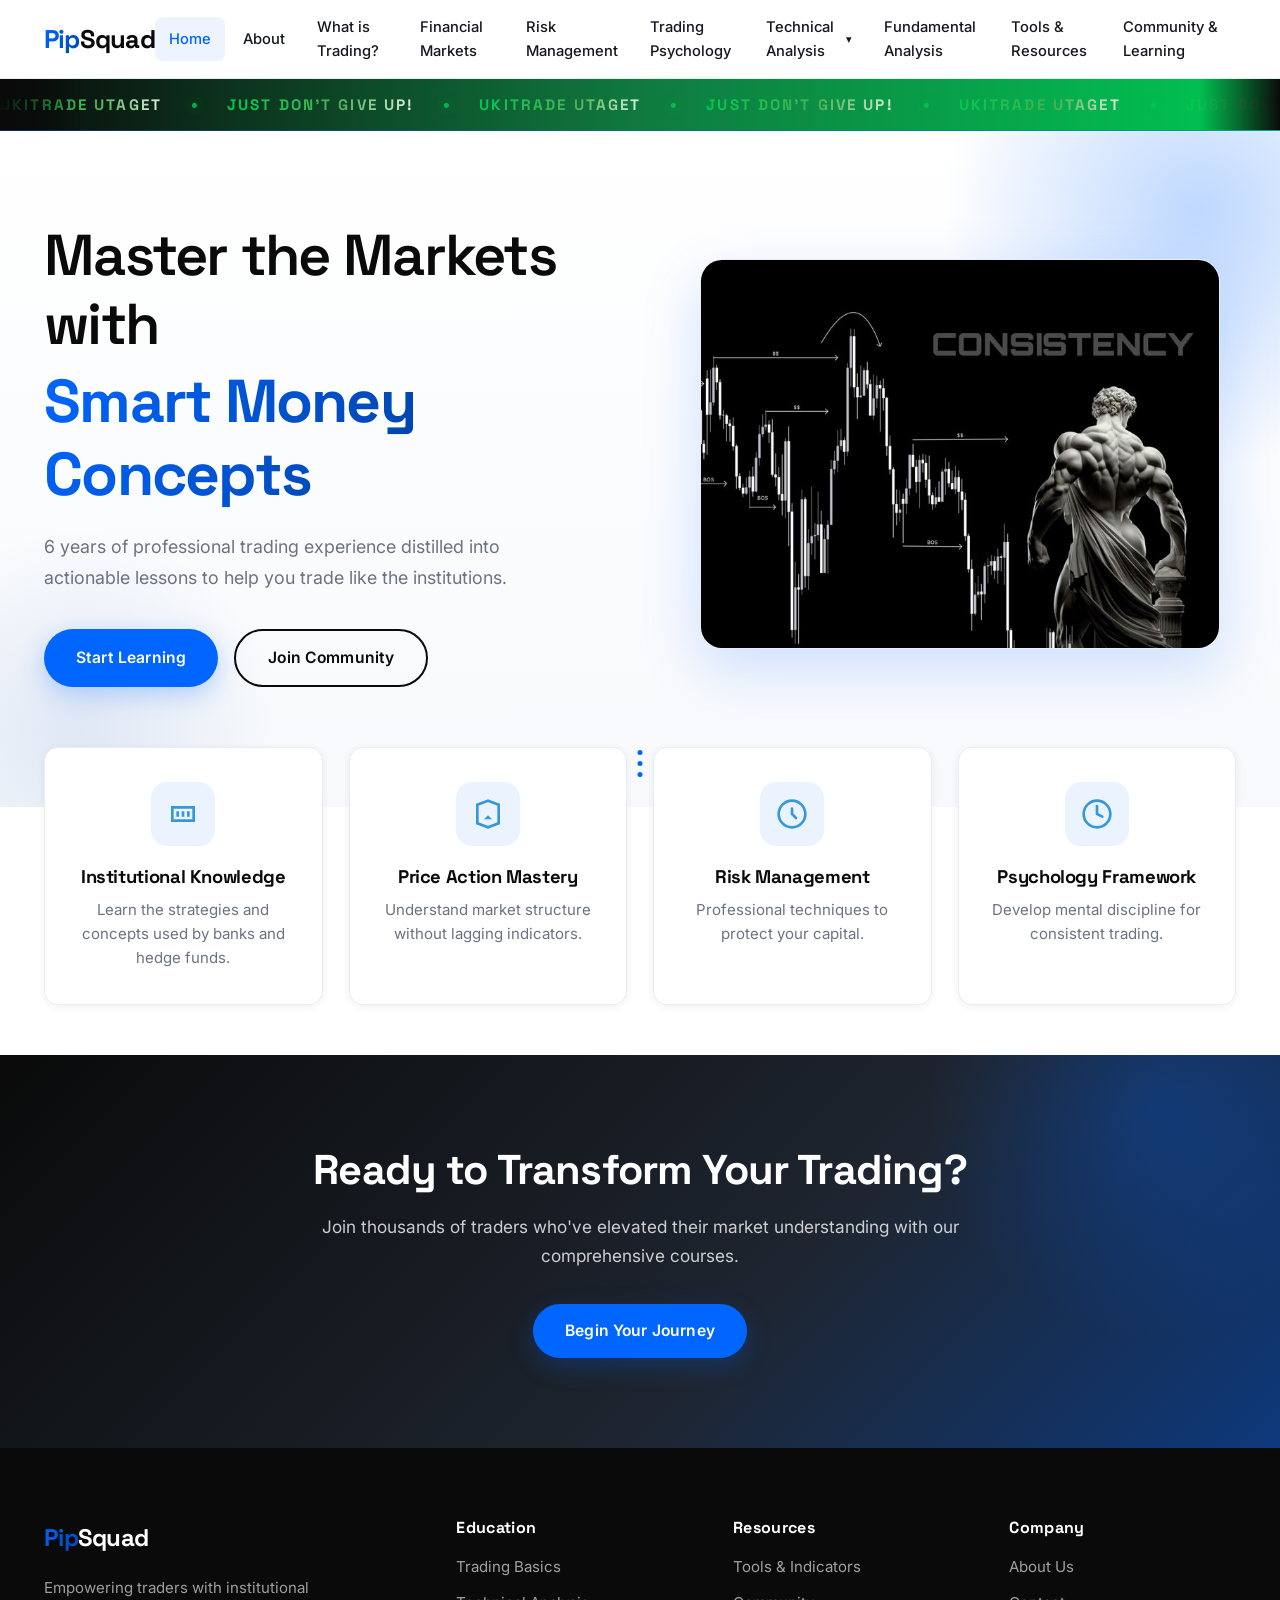
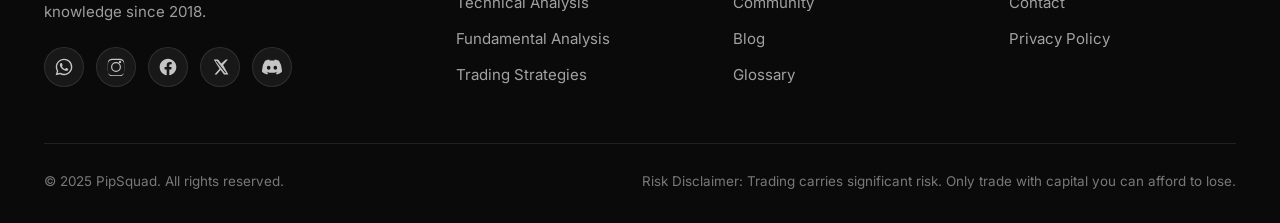
<file: index.html>
<!DOCTYPE html>
<html lang="en">
<head>
    <meta charset="UTF-8">
    <meta name="viewport" content="width=device-width, initial-scale=1.0, maximum-scale=1.0, user-scalable=no">    
    <title>PipSquad - Trading Education & Empowerment</title>
    <meta name="description" content="Learn trading concepts, technical analysis, and smart money strategies with PipSquad. 6 years of professional trading experience distilled into actionable lessons.">
    
    <!-- Favicon -->
    <link rel="icon" type="image/png" href="assets/icons/favicon.png">
    
    <!-- CSS -->
    <link rel="stylesheet" href="styles.css">
   
    
    <!-- Fonts -->
    <link rel="preconnect" href="https://fonts.googleapis.com">
    <link rel="preconnect" href="https://fonts.gstatic.com" crossorigin>
    <link href="https://fonts.googleapis.com/css2?family=Inter:wght@300;400;500;600;700&family=Space+Grotesk:wght@400;500;600;700&display=swap" rel="stylesheet">
   
</head>
<body>
  <!-- Header/Navigation -->
<header class="header">
    <div class="container">
        <div class="logo">
            <a href="/">
                <span class="logo-gradient">Pip</span>Squad
            </a>
        </div>

        <nav class="navbar">
            <ul class="nav-menu">
                <li><a href="index.html" class="active">Home</a></li>
                <li><a href="about.html">About</a></li>
                <li><a href="what-is-trading.html">What is Trading?</a></li>
                <li><a href="financial-markets.html">Financial Markets</a></li>
                <li><a href="risk-management.html">Risk Management</a></li>
                <li><a href="trading-psychology.html">Trading Psychology</a></li>

                <li class="dropdown">
                    <a href="price-action-mastery.html">
                        Technical Analysis <span class="caret">▾</span>
                    </a>
                    <ul class="dropdown-content">
                        <li class="dropdown-submenu">
                            <a href="price-action-mastery.html">Price Action Mastery ▸</a>
                            <ul>
                                <li><a href="price-action-mastery.html#candlestick-patterns" class="subnav-link">Candlestick Patterns</a></li>
                                <li><a href="smart-money-concepts.html#Liquidity" class="subnav-link">Liquidity Zones</a></li>
                                <li><a href="smart-money-concepts.html#fair-value-gaps" class="subnav-link">Fair Value Gaps (FVGs)</a></li>
                                <li><a href="smart-money-concepts.html#market-structure" class="subnav-link">Market Structure Shifts</a></li>
                            </ul>
                        </li>
                        <li class="dropdown-submenu">
                            <a href="smart-money-concepts.html">Smart Money Concepts (SMC) ▸</a>
                            <ul>
                                <li><a href="smart-money-concepts.html#Order-Blocks" class="subnav-link">Order Blocks</a></li>
                                <li><a href="smart-money-concepts.html#Liquidity" class="subnav-link">Liquidity Analysis</a></li>
                                <li><a href="smart-money-concepts.html#ict-kill-zones" class="subnav-link">ICT Kill Zones</a></li>
                                <li><a href="smart-money-concepts.html#daily-bias" class="subnav-link">Daily Bias</a></li>
                            </ul>
                        </li>
                        <li><a href="tools-resources.html">Indicators &amp; Tools</a></li>
                    </ul>
                </li>

                <li><a href="fundamental-analysis.html">Fundamental Analysis</a></li>
                <li><a href="tools-resources.html">Tools &amp; Resources</a></li>
                <li><a href="community.html">Community &amp; Learning</a></li>
            </ul>
        </nav>

        <button class="mobile-menu-toggle" aria-label="Toggle menu" aria-expanded="false">
            <span></span>
            <span></span>
            <span></span>
        </button>
    </div>
</header>

<!-- Forex Ticker -->
<div class="forex-ticker" aria-hidden="true">
    <div class="ticker-track">
        <span class="ticker-item">UKITRADE UTAGET</span>
        <span class="ticker-dot">•</span>
        <span class="ticker-item">JUST DON'T GIVE UP!</span>
        <span class="ticker-dot">•</span>

        <span class="ticker-item">UKITRADE UTAGET</span>
        <span class="ticker-dot">•</span>
        <span class="ticker-item">JUST DON'T GIVE UP!</span>
        <span class="ticker-dot">•</span>

        <span class="ticker-item">UKITRADE UTAGET</span>
        <span class="ticker-dot">•</span>
        <span class="ticker-item">JUST DON'T GIVE UP!</span>
        <span class="ticker-dot">•</span>
    </div>
</div>

    <!-- Hero Section -->
    <section class="hero">
        <div class="container">
            <div class="hero-content">
                <h1 class="hero-title">
                    <span class="typing-text">Master the Markets with</span>
                    <span class="text-gradient">Smart Money Concepts</span>
                </h1>
                <p class="hero-subtitle">6 years of professional trading experience distilled into actionable lessons to help you trade like the institutions.</p>
                <div class="hero-cta">
                    <a href="what-is-trading.html" class="btn btn-primary">Start Learning</a>
                    <a href="https://chat.whatsapp.com/D1Pj3rGkiK6FLyABIWQqbi" class="btn btn-secondary">Join Community</a>
                </div>
            </div>
            <div class="hero-graphic">
                <img src="Homepage Pic 1 (1).jpg" alt="forex-trading">
                
            </div>
        </div>
        <div class="scroll-indicator">
            <span></span>
            <span></span>
            <span></span>
        </div>
    </section>

   <div class="features-grid" style="margin-bottom: 50px;">
    <!-- Card 1 -->
    <div class="feature-card">
        <div class="feature-icon">
            <svg viewBox="0 0 24 24" fill="none" xmlns="http://www.w3.org/2000/svg">
                <path d="M3 6V18H21V6H3ZM5 8H19V16H5V8Z" fill="#3498db"/>
                <path d="M7 10H9V14H7V10ZM11 10H13V14H11V10ZM15 10H17V14H15V10Z" fill="#3498db"/>
            </svg>
        </div>
        <h3>Institutional Knowledge</h3>
        <p>Learn the strategies and concepts used by banks and hedge funds.</p>
    </div>
    
    <!-- Card 2 -->
    <div class="feature-card">
        <div class="feature-icon">
            <svg viewBox="0 0 24 24" fill="none" xmlns="http://www.w3.org/2000/svg">
                <path d="M12 2L4 5V12V19L12 22L20 19V12V5L12 2Z" stroke="#3498db" stroke-width="2" fill="none"/>
                <path d="M12 13L15 16H9L12 13Z" fill="#3498db"/>
            </svg>
        </div>
        <h3>Price Action Mastery</h3>
        <p>Understand market structure without lagging indicators.</p>
    </div>
    
    <!-- Card 3 -->
    <div class="feature-card">
        <div class="feature-icon">
            <svg viewBox="0 0 24 24" fill="none" xmlns="http://www.w3.org/2000/svg">
                <circle cx="12" cy="12" r="10" stroke="#3498db" stroke-width="2" fill="none"/>
                <path d="M12 8V12L15 15" stroke="#3498db" stroke-width="2" stroke-linecap="round"/>
            </svg>
        </div>
        <h3>Risk Management</h3>
        <p>Professional techniques to protect your capital.</p>
    </div>
    
    <!-- Card 4 -->
    <div class="feature-card">
        <div class="feature-icon">
            <svg viewBox="0 0 24 24" fill="none" xmlns="http://www.w3.org/2000/svg">
                <path d="M12 2C6.48 2 2 6.48 2 12C2 17.52 6.48 22 12 22C17.52 22 22 17.52 22 12C22 6.48 17.52 2 12 2Z" stroke="#3498db" stroke-width="2" fill="none"/>
                <path d="M12 6V12L16 14" stroke="#3498db" stroke-width="2" stroke-linecap="round"/>
            </svg>
        </div>
        <h3>Psychology Framework</h3>
        <p>Develop mental discipline for consistent trading.</p>
    </div>
</div>

    <!-- CTA Section -->
    <section class="cta-section">
        <div class="container">
            <div class="cta-content">
                <h2>Ready to Transform Your Trading?</h2>
                <p>Join thousands of traders who've elevated their market understanding with our comprehensive courses.</p>
                <a href="community.html" class="btn btn-primary">Begin Your Journey</a>
            </div>
        </div>
    </section>

    <!-- Footer -->
    <footer class="footer">
        <div class="container">
            <div class="footer-grid">
                <div class="footer-brand">
                    <div class="logo">
                        <a href="/">
                            <span class="logo-gradient">Pip</span>Squad
                        </a>
                    </div>
                    <p>Empowering traders with institutional knowledge since 2018.</p>
                    <div class="social-links">
    <!-- WhatsApp -->
    <a href="https://wa.me/254712345678" target="_blank" rel="noopener noreferrer" aria-label="WhatsApp">
        <svg viewBox="0 0 24 24" fill="currentColor" xmlns="http://www.w3.org/2000/svg">
            <path d="M19.05 4.91A9.82 9.82 0 0 0 12.04 2C6.58 2 2.13 6.45 2.13 11.91c0 1.75.46 3.45 1.32 4.95L2 22l5.25-1.38a9.9 9.9 0 0 0 4.79 1.22h.01c5.46 0 9.91-4.45 9.91-9.91 0-2.65-1.03-5.14-2.91-7.02Zm-7.01 15.24h-.01a8.23 8.23 0 0 1-4.19-1.15l-.3-.18-3.12.82.83-3.04-.2-.31a8.22 8.22 0 0 1-1.26-4.38c0-4.54 3.7-8.23 8.25-8.23 2.2 0 4.27.86 5.82 2.42a8.18 8.18 0 0 1 2.41 5.82c0 4.54-3.7 8.23-8.23 8.23Zm4.52-6.16c-.25-.12-1.47-.72-1.69-.81-.23-.08-.39-.12-.56.13-.16.25-.64.81-.79.97-.14.17-.29.19-.54.06-.25-.12-1.05-.39-1.99-1.23-.74-.66-1.23-1.47-1.38-1.72-.14-.25-.02-.39.11-.51.11-.11.25-.29.37-.43.12-.14.16-.25.25-.41.08-.17.04-.31-.02-.43-.06-.12-.56-1.34-.76-1.84-.2-.48-.4-.42-.56-.43-.14 0-.31-.01-.47-.01-.16 0-.43.06-.66.31-.23.25-.86.85-.86 2.07 0 1.22.89 2.4 1.01 2.56.12.17 1.75 2.67 4.23 3.74.59.26 1.05.41 1.41.52.59.19 1.13.16 1.56.1.48-.07 1.47-.6 1.68-1.18.21-.58.21-1.08.14-1.18-.06-.11-.22-.17-.47-.29Z"/>
        </svg>
    </a>

    <!-- Instagram -->
    <a href="https://instagram.com/pipsquad" target="_blank" rel="noopener noreferrer" aria-label="Instagram">
        <svg viewBox="0 0 24 24" fill="currentColor" xmlns="http://www.w3.org/2000/svg">
            <path d="M12 2.16c3.2 0 3.58.01 4.85.07 1.17.05 1.8.25 2.23.41.56.22.96.48 1.38.9.42.42.68.82.9 1.38.16.42.36 1.06.41 2.23.06 1.27.07 1.65.07 4.85s-.01 3.58-.07 4.85c-.05 1.17-.25 1.8-.41 2.23-.22.56-.48.96-.9 1.38-.42.42-.82.68-1.38.9-.42.16-1.06.36-2.23.41-1.27.06-1.65.07-4.85.07s-3.58-.01-4.85-.07c-1.17-.05-1.8-.25-2.23-.41a3.72 3.72 0 0 1-1.38-.9 3.72 3.72 0 0 1-.9-1.38c-.16-.42-.36-1.06-.41-2.23C2.17 15.58 2.16 15.2 2.16 12s.01-3.58.07-4.85c.05-1.17.25-1.8.41-2.23.22-.56.48-.96.9-1.38.42-.42.82-.68 1.38-.9.42-.16 1.06-.36 2.23-.41C8.42 2.17 8.8 2.16 12 2.16Zm0 1.44c-3.14 0-3.51.01-4.75.07-1.15.05-1.77.24-2.18.4-.55.22-.94.47-1.35.88-.41.41-.66.8-.88 1.35-.16.41-.35 1.03-.4 2.18-.06 1.24-.07 1.61-.07 4.75s.01 3.51.07 4.75c.05 1.15.24 1.77.4 2.18.22.55.47.94.88 1.35.41.41.8.66 1.35.88.41.16 1.03.35 2.18.4 1.24.06 1.61.07 4.75.07s3.51-.01 4.75-.07c1.15-.05 1.77-.24 2.18-.4.55-.22.94-.47 1.35-.88.41-.41.66-.8.88-1.35.16-.41.35-1.03.4-2.18.06-1.24.07-1.61.07-4.75s-.01-3.51-.07-4.75c-.05-1.15-.24-1.77-.4-2.18a3.63 3.63 0 0 0-.88-1.35 3.63 3.63 0 0 0-1.35-.88c-.41-.16-1.03-.35-2.18-.4-1.24-.06-1.61-.07-4.75-.07Zm0 2.45a5.95 5.95 0 1 1 0 11.9 5.95 5.95 0 0 1 0-11.9Zm0 1.44a4.51 4.51 0 1 0 0 9.02 4.51 4.51 0 0 0 0-9.02Zm6.2-1.6a1.4 1.4 0 1 1-2.8 0 1.4 1.4 0 0 1 2.8 0Z"/>
        </svg>
    </a>

    <!-- Facebook -->
    <a href="https://facebook.com/pipsquad" target="_blank" rel="noopener noreferrer" aria-label="Facebook">
        <svg viewBox="0 0 24 24" fill="currentColor" xmlns="http://www.w3.org/2000/svg">
            <path d="M22 12.06C22 6.5 17.52 2 12 2S2 6.5 2 12.06c0 5.02 3.66 9.18 8.44 9.94v-7.03H7.9v-2.91h2.54V9.85c0-2.51 1.49-3.9 3.77-3.9 1.09 0 2.24.2 2.24.2v2.46h-1.26c-1.24 0-1.63.78-1.63 1.57v1.88h2.78l-.45 2.91h-2.33V22c4.78-.76 8.44-4.92 8.44-9.94Z"/>
        </svg>
    </a>

    <!-- Twitter / X -->
    <a href="https://x.com/pipsquad" target="_blank" rel="noopener noreferrer" aria-label="X (Twitter)">
        <svg viewBox="0 0 24 24" fill="currentColor" xmlns="http://www.w3.org/2000/svg">
            <path d="M18.9 3H21.5l-5.7 6.5L22 21h-5.2l-4.1-5.3L8 21H5.4l6-6.9L4.5 3h5.3l3.7 4.9L18.9 3Zm-.9 16.1h1.4L8.2 4.8H6.7l11.3 14.3Z"/>
        </svg>
    </a>

    <!-- Discord -->
    <a href="https://discord.gg/yourinvite" target="_blank" rel="noopener noreferrer" aria-label="Discord">
        <svg viewBox="0 0 24 24" fill="currentColor" xmlns="http://www.w3.org/2000/svg">
            <path d="M20.32 4.37A19.79 19.79 0 0 0 15.45 3a13.7 13.7 0 0 0-.63 1.28 18.4 18.4 0 0 0-5.65 0A13.7 13.7 0 0 0 8.55 3 19.79 19.79 0 0 0 3.68 4.37 20.28 20.28 0 0 0 .16 18.06a19.9 19.9 0 0 0 6 3 14.66 14.66 0 0 0 1.29-2.1 12.86 12.86 0 0 1-2.04-.98c.17-.13.34-.26.5-.4a14.23 14.23 0 0 0 12.17 0c.16.14.33.27.5.4a12.9 12.9 0 0 1-2.04.98 14.5 14.5 0 0 0 1.29 2.1 19.9 19.9 0 0 0 6-3 20.28 20.28 0 0 0-3.51-13.7ZM8.02 15.33c-1.18 0-2.15-1.08-2.15-2.4s.95-2.42 2.15-2.42c1.2 0 2.17 1.1 2.15 2.42 0 1.32-.95 2.4-2.15 2.4Zm7.96 0c-1.18 0-2.15-1.08-2.15-2.4s.95-2.42 2.15-2.42c1.2 0 2.17 1.1 2.15 2.42 0 1.32-.95 2.4-2.15 2.4Z"/>
        </svg>
    </a>
</div>
                </div>
                
                <div class="footer-links">
                    <h3>Education</h3>
                    <ul>
                        <li><a href="what-is-trading.html">Trading Basics</a></li>
                        <li><a href="price-action-mastery.html">Technical Analysis</a></li>
                        <li><a href="fundamental-analysis.html">Fundamental Analysis</a></li>
                        <li><a href="smart-money-concepts.html">Trading Strategies</a></li>
                    </ul>
                </div>
                
                <div class="footer-links">
                    <h3>Resources</h3>
                    <ul>
                        <li><a href="tools-resources.html">Tools & Indicators</a></li>
                        <li><a href=https://chat.whatsapp.com/D1Pj3rGkiK6FLyABIWQqbi">Community</a></li>
                        <li><a href="#">Blog</a></li>
                        <li><a href="#">Glossary</a></li>
                    </ul>
                </div>
                
                <div class="footer-links">
                    <h3>Company</h3>
                    <ul>
                        <li><a href="about.html">About Us</a></li>
                        <li><a href="https://wa.me/254795761885?text=Hi%20PipSquad%2C%20I%20have%20a%20question">Contact</a></li>
                        <li><a href="privacy-policy.html">Privacy Policy</a></li>
                    </ul>
                </div>
            </div>
            
            <div class="footer-bottom">
                <p>&copy; 2025 PipSquad. All rights reserved.</p>
                <p>Risk Disclaimer: Trading carries significant risk. Only trade with capital you can afford to lose.</p>
            </div>
        </div>
    </footer>

    <script>
// Mobile menu toggle
document.addEventListener('DOMContentLoaded', function() {
    const mobileToggle = document.querySelector('.mobile-menu-toggle');
    const navMenu = document.querySelector('.nav-menu');
    
    if (mobileToggle && navMenu) {
        mobileToggle.addEventListener('click', function() {
            navMenu.classList.toggle('active');
            mobileToggle.classList.toggle('active');
        });
    }
    
    // Close dropdowns when clicking elsewhere
    document.addEventListener('click', function(e) {
        if (!e.target.closest('.dropdown') && window.innerWidth <= 768) {
            document.querySelectorAll('.dropdown-content').forEach(dropdown => {
                dropdown.style.display = 'none';
            });
        }
    });
});
</script>
   

     <!-- JavaScript -->
     <script src="nav.js"></script>

</body>

</html>
</file>
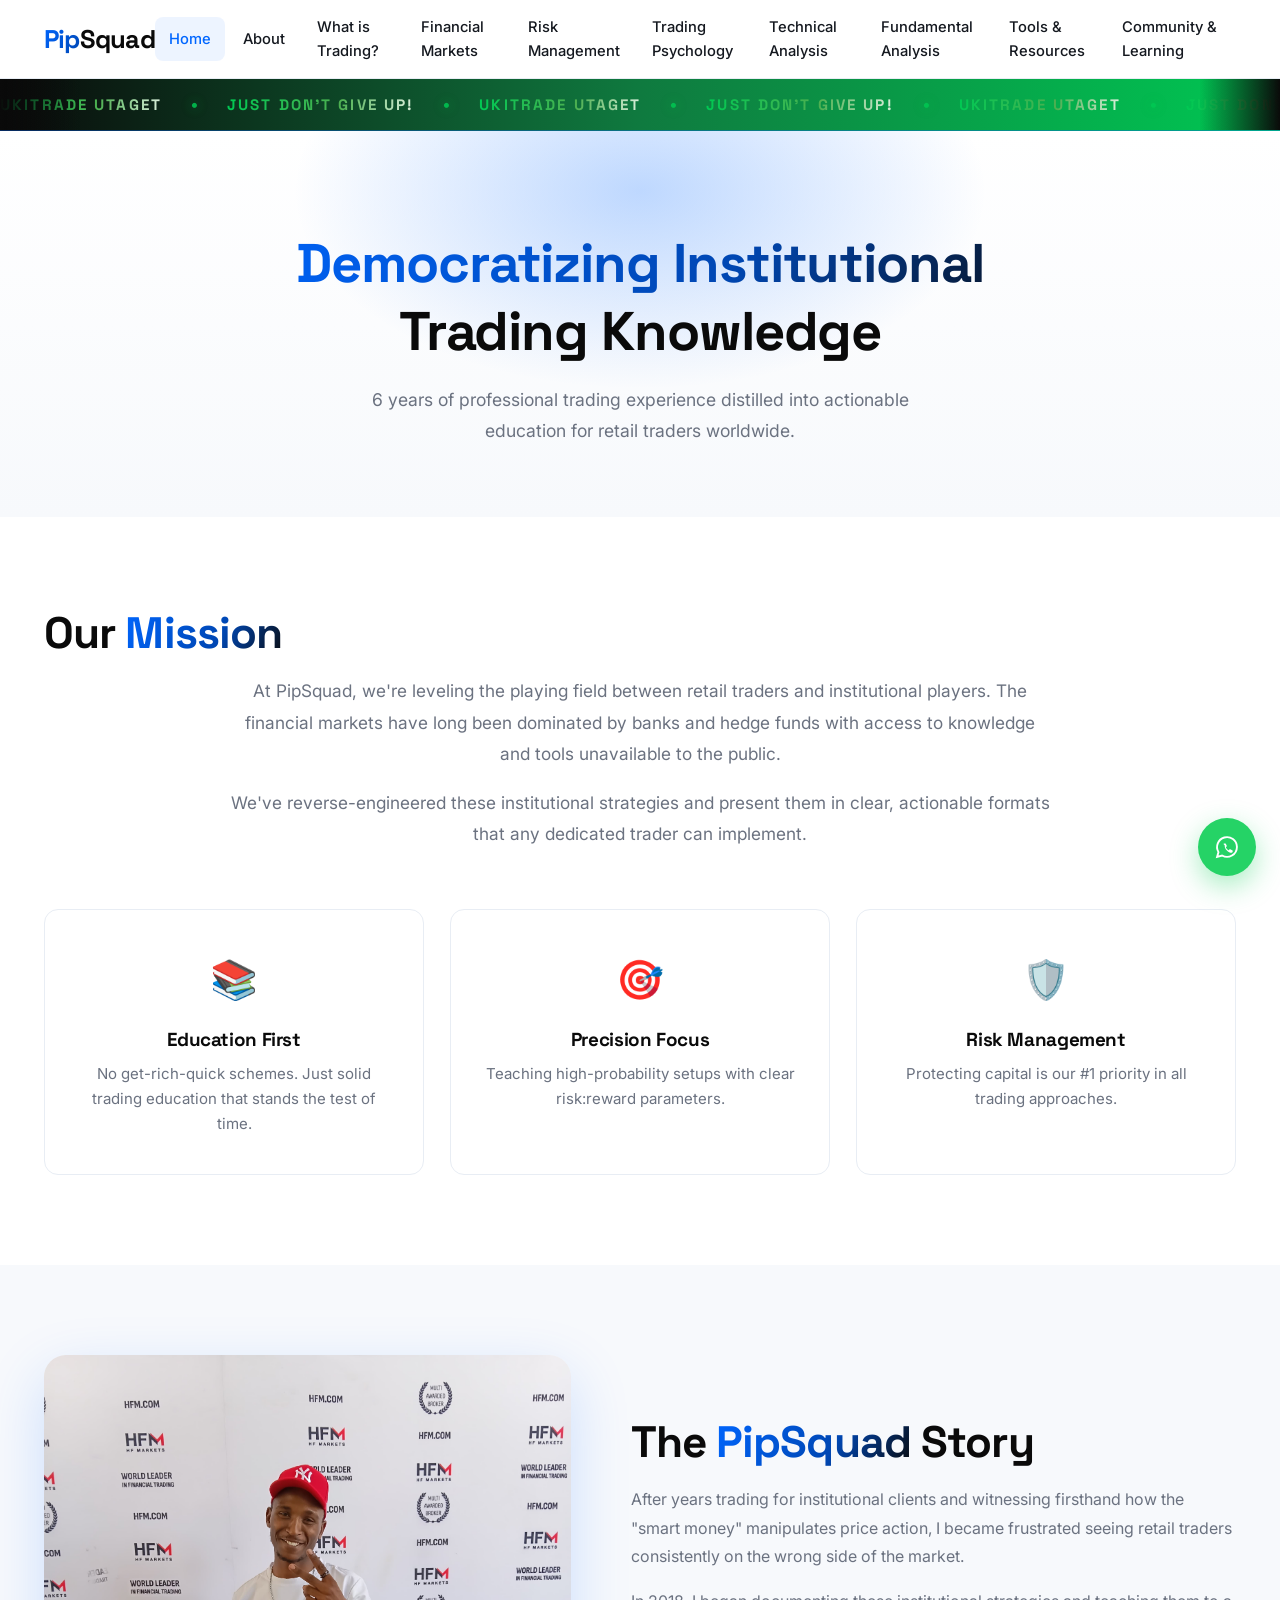
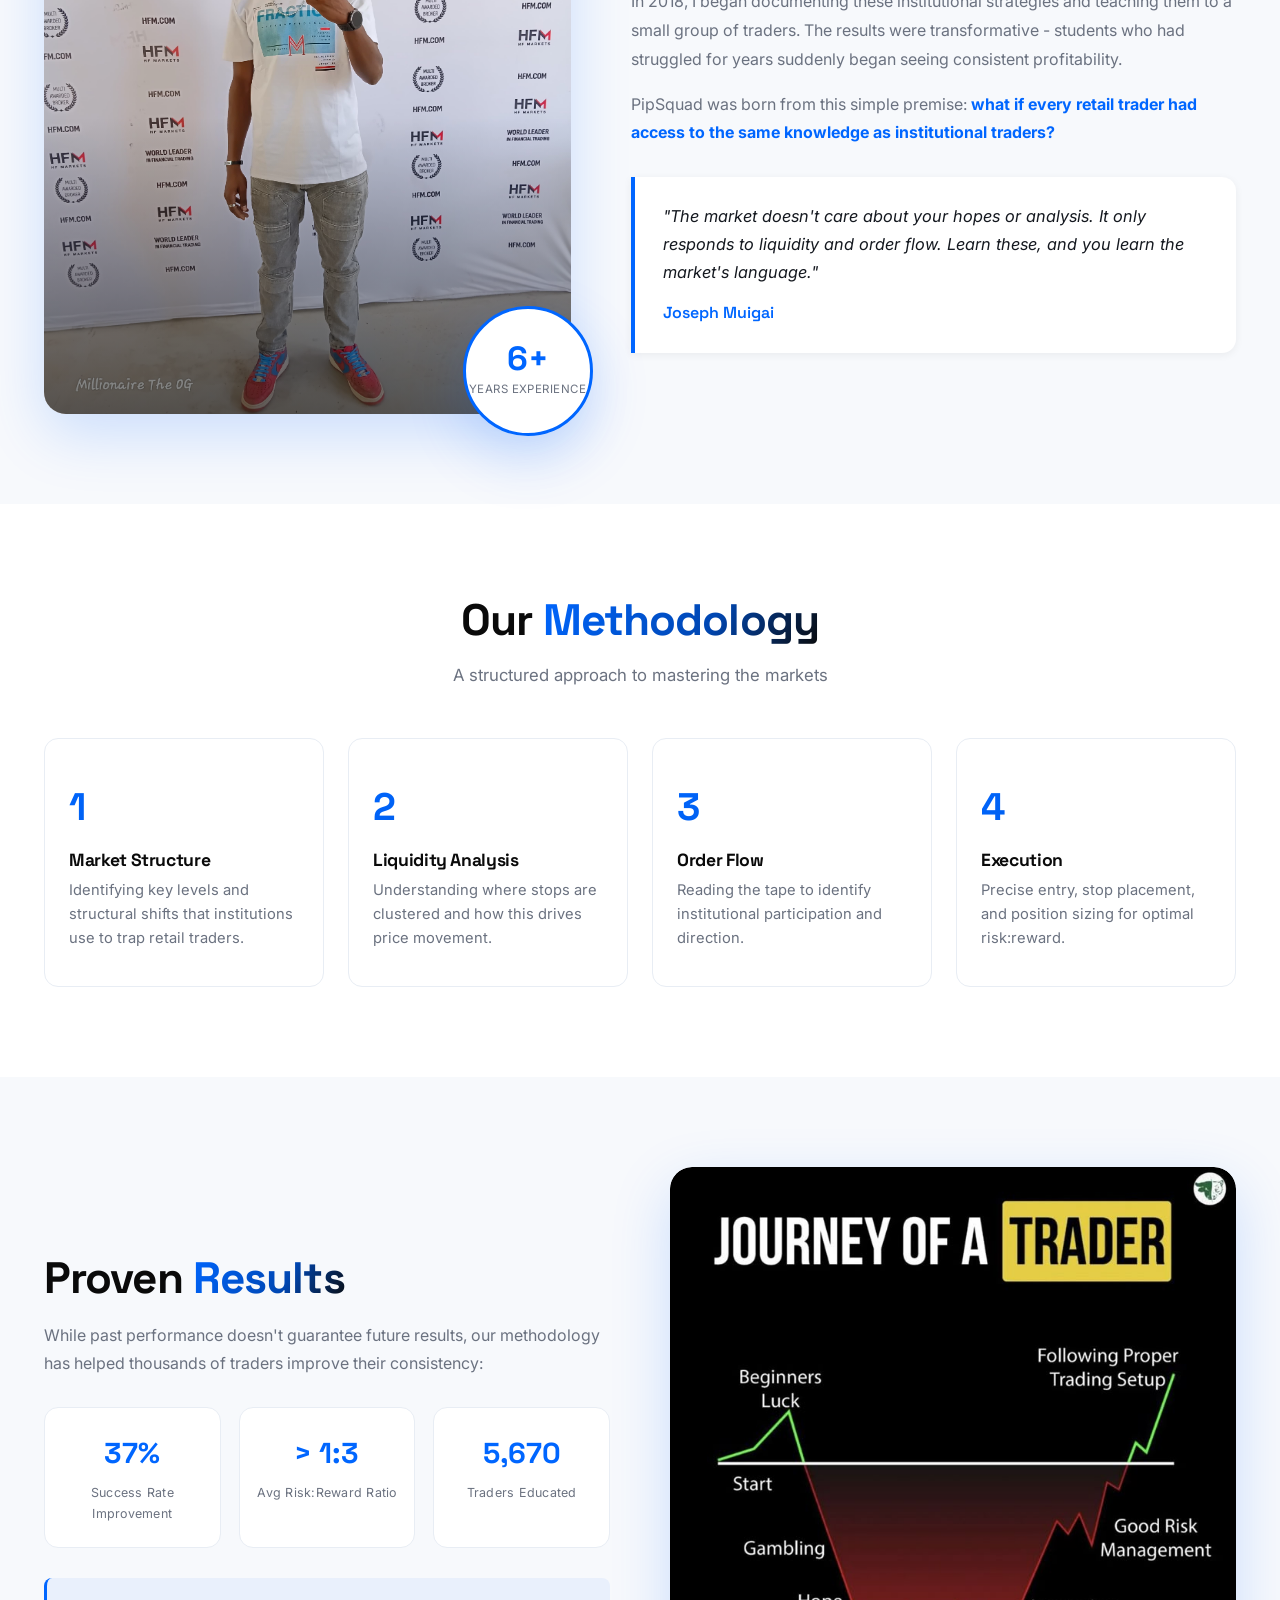
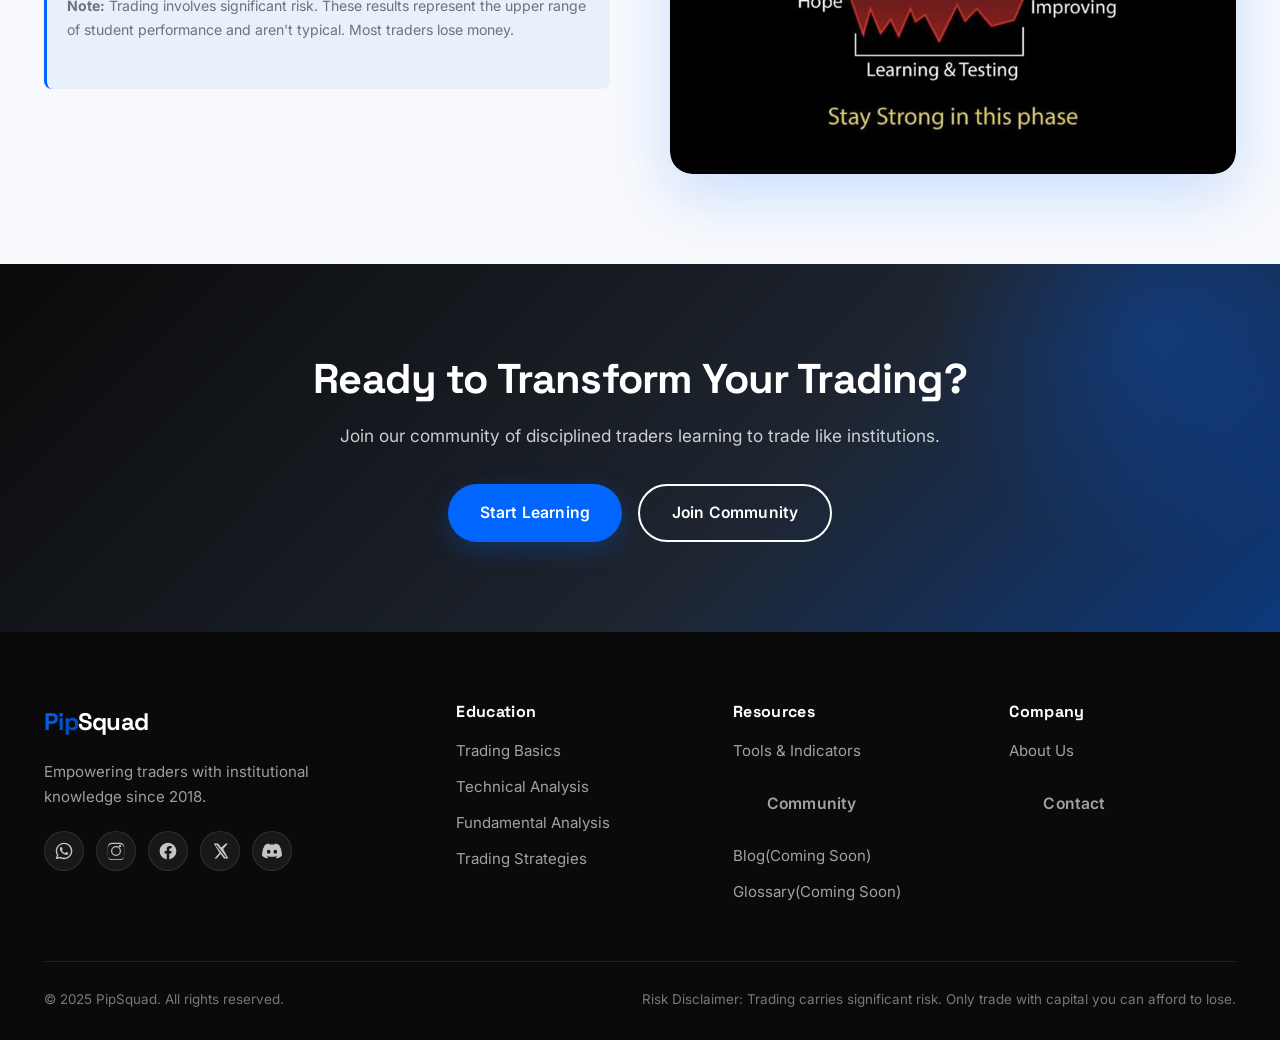
<file: about.html>
<!DOCTYPE html>
<html lang="en">
<head>
    <meta charset="UTF-8">
    <meta name="viewport" content="width=device-width, initial-scale=1.0, maximum-scale=1.0, user-scalable=no">    
    <title>About PipSquad - Trading Education & Mentorship</title>
    <meta name="description" content="Learn about PipSquad's mission to democratize institutional trading knowledge. 6 years of professional experience distilled into actionable education.">
    
    <!-- Favicon -->
    <link rel="icon" type="image/png" href="../assets/icons/favicon.png">
    
   <!-- CSS -->
<link rel="stylesheet" href="styles.css">



    
    <!-- Fonts -->
    <link rel="preconnect" href="https://fonts.googleapis.com">
    <link rel="preconnect" href="https://fonts.gstatic.com" crossorigin>
    <link href="https://fonts.googleapis.com/css2?family=Inter:wght@300;400;500;600;700&family=Space+Grotesk:wght@400;500;600;700&display=swap" rel="stylesheet">
</head>
<body>
    <!-- Header/Navigation - Consistent with index.html -->
    <header class="header">
        <div class="container">
            <div class="logo">
                <a href="/">
                    <span class="logo-gradient">Pip</span>Squad
                </a>
            </div>
            
           <nav class="navbar">
                <ul class="nav-menu">
                    <li><a href="index.html" class="active">Home</a></li>
                    <li><a href="about.html">About</a></li>
                    <li><a href="what-is-trading.html">What is Trading?</a></li>
                   <li><a href="financial-markets.html">Financial Markets</a></li>
<li><a href="risk-management.html">Risk Management</a></li>
<li><a href="trading-psychology.html">Trading Psychology</a></li>
                   <li class="dropdown">
                        <a href="price-action-mastery.html">Technical Analysis</a>
                        <ul class="dropdown-content">
                           <li class="dropdown-submenu">
                                <a href="price-action-mastery.html">Price Action Mastery</a>
                                <ul>
                                    <li><a href="smart-money-concepts.html#Liquidity" class="subnav-link">Liquidity Zones</a></li>
                                    <li><a href="smart-money-concepts.html#fair-value-gaps" class="subnav-link">Fair Value Gaps (FVGs)</a></li>
                                    <li><a href="smart-money-concepts.html#market-structure" class="subnav-link">Market Structure Shifts</a></li>
                                </ul>
                            </li>
                            <li class="dropdown-submenu">
                                <a href="smart-money-concepts.html">Smart Money Concepts (SMC)</a>
                                <ul>
                                    <li><a href=#Order-Blocks class="subnav-link">Order Blocks</a></li>
                                    <li><a href=#Liquidity class="subnav-link">Liquidity Analysis</a></li>
                                    <li><a href=#ict-kill-zones class="subnav-link">ICT Kill Zones</a></li>
                                    <li><a href=#daily-bias class="subnav-link">Daily Bias</a></li>
                                </ul>
                            </li>
                            <li><a href="tools-resources.html">Indicators & Tools</a></li>
                        </ul>
                    </li>
                    
                    <li><a href="fundamental-analysis.html">Fundamental Analysis</a></li>
                    
                    <li><a href="tools-resources.html">Tools & Resources</a></li>
                    <li><a href="community.html">Community & Learning</a></li>
                </ul>
            </nav>
            
            
            <div class="mobile-menu-toggle">
                <span></span>
                <span></span>
                <span></span>
            </div>
        </div>
    </header>

    <!-- Forex Ticker -->
<div class="forex-ticker" aria-hidden="true">
    <div class="ticker-track">
        <span class="ticker-item">UKITRADE UTAGET</span>
        <span class="ticker-dot">•</span>
        <span class="ticker-item">JUST DON'T GIVE UP!</span>
        <span class="ticker-dot">•</span>

        <span class="ticker-item">UKITRADE UTAGET</span>
        <span class="ticker-dot">•</span>
        <span class="ticker-item">JUST DON'T GIVE UP!</span>
        <span class="ticker-dot">•</span>

        <span class="ticker-item">UKITRADE UTAGET</span>
        <span class="ticker-dot">•</span>
        <span class="ticker-item">JUST DON'T GIVE UP!</span>
        <span class="ticker-dot">•</span>
    </div>
</div>

    <!-- About Hero Section -->
    <section class="about-hero">
        <div class="container">
            <div class="about-hero-content">
                <h1 class="about-hero-title">
                    <span class="text-gradient">Democratizing Institutional</span>
                    <span>Trading Knowledge</span>
                </h1>
                <p class="about-hero-subtitle">6 years of professional trading experience distilled into actionable
                    <br>education for retail traders worldwide.</p>
            </div>
            
        </div>
    </section>

    <!-- Mission Section -->
    <section class="mission-section">
        <div class="container">
            <div class="mission-content">
                <h2 class="section-title">Our <span class="text-gradient">Mission</span></h2>
                <div class="mission-statement">
                    <p>At PipSquad, we're leveling the playing field between retail traders and institutional players. The financial markets have long been dominated by banks and hedge funds with access to knowledge and tools unavailable to the public.</p>
                    <p>We've reverse-engineered these institutional strategies and present them in clear, actionable formats that any dedicated trader can implement.</p>
                </div>
                <div class="mission-values">
                    <div class="value-card">
                        <div class="value-icon">📚</div>
                        <h3>Education First</h3>
                        <p>No get-rich-quick schemes. Just solid trading education that stands the test of time.</p>
                    </div>
                    <div class="value-card">
                        <div class="value-icon">🎯</div>
                        <h3>Precision Focus</h3>
                        <p>Teaching high-probability setups with clear risk:reward parameters.</p>
                    </div>
                    <div class="value-card">
                        <div class="value-icon">🛡️</div>
                        <h3>Risk Management</h3>
                        <p>Protecting capital is our #1 priority in all trading approaches.</p>
                    </div>
                </div>
            </div>
        </div>
    </section>

    <!-- Founder Section -->
    <section class="founder-section">
        <div class="container">
            <div class="founder-grid">
                <div class="founder-image">
                    <div class="image-container">
                        <div class="image-overlay"></div>
                    </div>
                    <div class="experience-badge">
                        <span>6+</span>
                        <small>Years Experience</small>
                    </div>
                </div>
                <div class="founder-content">
                    <h2 class="section-title">The <span class="text-gradient">PipSquad</span> Story</h2>
                    <div class="founder-story">
                        <p>After years trading for institutional clients and witnessing firsthand how the "smart money" manipulates price action, I became frustrated seeing retail traders consistently on the wrong side of the market.</p>
                        <p>In 2018, I began documenting these institutional strategies and teaching them to a small group of traders. The results were transformative - students who had struggled for years suddenly began seeing consistent profitability.</p>
                        <p>PipSquad was born from this simple premise: <strong>what if every retail trader had access to the same knowledge as institutional traders?</strong></p>
                    </div>
                    <div class="founder-quote">
                        <blockquote>
                            "The market doesn't care about your hopes or analysis. It only responds to liquidity and order flow. Learn these, and you learn the market's language."
                        </blockquote>
                        <div class="founder-signature">
                            <span>Joseph Muigai</span>
                        </div>
                    </div>
                </div>
            </div>
        </div>
    </section>

    <!-- Methodology Section -->
    <section class="methodology-section">
        <div class="container">
            <h2 class="section-title">Our <span class="text-gradient">Methodology</span></h2>
            <p class="section-subtitle">A structured approach to mastering the markets</p>
            
            <div class="methodology-steps">
                <div class="step-card">
                    <div class="step-number">1</div>
                    <h3>Market Structure</h3>
                    <p>Identifying key levels and structural shifts that institutions use to trap retail traders.</p>
                </div>
                <div class="step-card">
                    <div class="step-number">2</div>
                    <h3>Liquidity Analysis</h3>
                    <p>Understanding where stops are clustered and how this drives price movement.</p>
                </div>
                <div class="step-card">
                    <div class="step-number">3</div>
                    <h3>Order Flow</h3>
                    <p>Reading the tape to identify institutional participation and direction.</p>
                </div>
                <div class="step-card">
                    <div class="step-number">4</div>
                    <h3>Execution</h3>
                    <p>Precise entry, stop placement, and position sizing for optimal risk:reward.</p>
                </div>
            </div>
        </div>
    </section>

    <!-- Results Section -->
    <section class="results-section">
        <div class="container">
            <div class="results-grid">
                <div class="results-content">
                    <h2 class="section-title">Proven <span class="text-gradient">Results</span></h2>
                    <p>While past performance doesn't guarantee future results, our methodology has helped thousands of traders improve their consistency:</p>
                    
                    <div class="results-stats">
                        <div class="stat-item">
                            <div class="stat-number" data-count="37%">37%</div>
                            <div class="stat-label">Success Rate Improvement</div>
                        </div>
                        <div class="stat-item">
                            <div class="stat-number" data-count="3.8">> 1:3</div>
                            <div class="stat-label">Avg Risk:Reward Ratio</div>
                        </div>
                        <div class="stat-item">
                            <div class="stat-number" data-count="5672">5,670</div>
                            <div class="stat-label">Traders Educated</div>
                        </div>
                    </div>
                    
                    <div class="disclaimer">
                        <p><strong>Note:</strong> Trading involves significant risk. These results represent the upper range of student performance and aren't typical. Most traders lose money.</p>
                    </div>
                </div>
                <div class="results-graphic">
                    <div class="performance-chart"><img src="yrMc-gI8.jpg" alt="" srcset=""></div>
                </div>
            </div>
        </div>
    </section>

      <a href="https://wa.me/254795761885?text=Hi%20PipSquad%2C%20I%20have%20a%20question"
   class="whatsapp-float"
   target="_blank"
   rel="noopener noreferrer"
   aria-label="Chat on WhatsApp">
    <svg viewBox="0 0 24 24" fill="currentColor" xmlns="http://www.w3.org/2000/svg" width="28" height="28">
        <path d="M20.5 11.9a8.5 8.5 0 0 1-12.7 7.4L3.5 20.5l1.2-4.1a8.5 8.5 0 1 1 15.8-4.5Z"
              stroke="currentColor" stroke-width="1.6" fill="none"/>
        <path d="M9 9.5c.2-.6.5-.6.8-.6h.6c.2 0 .5 0 .7.5l.7 1.6c.1.2 0 .4-.1.6l-.5.5c-.1.2-.2.3-.1.5.3.6 1.4 1.7 2.1 2.1.2.1.4.1.5-.1l.5-.6c.2-.2.4-.2.6-.1l1.6.8c.4.2.5.4.5.6v.6c0 .4-.3.9-.9 1-.5.1-1 .1-1.7-.2-1.6-.6-3.4-2.4-4-4-.3-.7-.3-1.2-.1-1.7Z"/>
    </svg>
</a>

    <!-- CTA Section -->
    <section class="about-cta">
        <div class="container">
            <h2>Ready to Transform Your Trading?</h2>
            <p>Join our community of disciplined traders learning to trade like institutions.</p>
            <div class="cta-buttons">
                <a href="what-is-trading.html" class="btn btn-primary">Start Learning</a>
                <a href="https://chat.whatsapp.com/D1Pj3rGkiK6FLyABIWQqbi" target="_blank" class="btn btn-secondary" class="btn btn-secondary">Join Community</a>
            </div>
        </div>
    </section>

    <!-- Footer - Consistent with index.html -->
    <footer class="footer">
        <div class="container">
            <div class="footer-grid">
                <div class="footer-brand">
                    <div class="logo">
                        <a href="/">
                            <span class="logo-gradient">Pip</span>Squad
                        </a>
                    </div>
                    <p>Empowering traders with institutional knowledge since 2018.</p>
                    <div class="social-links">
    <!-- WhatsApp -->
    <a href="https://wa.me/254712345678" target="_blank" rel="noopener noreferrer" aria-label="WhatsApp">
        <svg viewBox="0 0 24 24" fill="currentColor" xmlns="http://www.w3.org/2000/svg">
            <path d="M19.05 4.91A9.82 9.82 0 0 0 12.04 2C6.58 2 2.13 6.45 2.13 11.91c0 1.75.46 3.45 1.32 4.95L2 22l5.25-1.38a9.9 9.9 0 0 0 4.79 1.22h.01c5.46 0 9.91-4.45 9.91-9.91 0-2.65-1.03-5.14-2.91-7.02Zm-7.01 15.24h-.01a8.23 8.23 0 0 1-4.19-1.15l-.3-.18-3.12.82.83-3.04-.2-.31a8.22 8.22 0 0 1-1.26-4.38c0-4.54 3.7-8.23 8.25-8.23 2.2 0 4.27.86 5.82 2.42a8.18 8.18 0 0 1 2.41 5.82c0 4.54-3.7 8.23-8.23 8.23Zm4.52-6.16c-.25-.12-1.47-.72-1.69-.81-.23-.08-.39-.12-.56.13-.16.25-.64.81-.79.97-.14.17-.29.19-.54.06-.25-.12-1.05-.39-1.99-1.23-.74-.66-1.23-1.47-1.38-1.72-.14-.25-.02-.39.11-.51.11-.11.25-.29.37-.43.12-.14.16-.25.25-.41.08-.17.04-.31-.02-.43-.06-.12-.56-1.34-.76-1.84-.2-.48-.4-.42-.56-.43-.14 0-.31-.01-.47-.01-.16 0-.43.06-.66.31-.23.25-.86.85-.86 2.07 0 1.22.89 2.4 1.01 2.56.12.17 1.75 2.67 4.23 3.74.59.26 1.05.41 1.41.52.59.19 1.13.16 1.56.1.48-.07 1.47-.6 1.68-1.18.21-.58.21-1.08.14-1.18-.06-.11-.22-.17-.47-.29Z"/>
        </svg>
    </a>

    <!-- Instagram -->
    <a href="https://instagram.com/pipsquad" target="_blank" rel="noopener noreferrer" aria-label="Instagram">
        <svg viewBox="0 0 24 24" fill="currentColor" xmlns="http://www.w3.org/2000/svg">
            <path d="M12 2.16c3.2 0 3.58.01 4.85.07 1.17.05 1.8.25 2.23.41.56.22.96.48 1.38.9.42.42.68.82.9 1.38.16.42.36 1.06.41 2.23.06 1.27.07 1.65.07 4.85s-.01 3.58-.07 4.85c-.05 1.17-.25 1.8-.41 2.23-.22.56-.48.96-.9 1.38-.42.42-.82.68-1.38.9-.42.16-1.06.36-2.23.41-1.27.06-1.65.07-4.85.07s-3.58-.01-4.85-.07c-1.17-.05-1.8-.25-2.23-.41a3.72 3.72 0 0 1-1.38-.9 3.72 3.72 0 0 1-.9-1.38c-.16-.42-.36-1.06-.41-2.23C2.17 15.58 2.16 15.2 2.16 12s.01-3.58.07-4.85c.05-1.17.25-1.8.41-2.23.22-.56.48-.96.9-1.38.42-.42.82-.68 1.38-.9.42-.16 1.06-.36 2.23-.41C8.42 2.17 8.8 2.16 12 2.16Zm0 1.44c-3.14 0-3.51.01-4.75.07-1.15.05-1.77.24-2.18.4-.55.22-.94.47-1.35.88-.41.41-.66.8-.88 1.35-.16.41-.35 1.03-.4 2.18-.06 1.24-.07 1.61-.07 4.75s.01 3.51.07 4.75c.05 1.15.24 1.77.4 2.18.22.55.47.94.88 1.35.41.41.8.66 1.35.88.41.16 1.03.35 2.18.4 1.24.06 1.61.07 4.75.07s3.51-.01 4.75-.07c1.15-.05 1.77-.24 2.18-.4.55-.22.94-.47 1.35-.88.41-.41.66-.8.88-1.35.16-.41.35-1.03.4-2.18.06-1.24.07-1.61.07-4.75s-.01-3.51-.07-4.75c-.05-1.15-.24-1.77-.4-2.18a3.63 3.63 0 0 0-.88-1.35 3.63 3.63 0 0 0-1.35-.88c-.41-.16-1.03-.35-2.18-.4-1.24-.06-1.61-.07-4.75-.07Zm0 2.45a5.95 5.95 0 1 1 0 11.9 5.95 5.95 0 0 1 0-11.9Zm0 1.44a4.51 4.51 0 1 0 0 9.02 4.51 4.51 0 0 0 0-9.02Zm6.2-1.6a1.4 1.4 0 1 1-2.8 0 1.4 1.4 0 0 1 2.8 0Z"/>
        </svg>
    </a>

    <!-- Facebook -->
    <a href="https://facebook.com/pipsquad" target="_blank" rel="noopener noreferrer" aria-label="Facebook">
        <svg viewBox="0 0 24 24" fill="currentColor" xmlns="http://www.w3.org/2000/svg">
            <path d="M22 12.06C22 6.5 17.52 2 12 2S2 6.5 2 12.06c0 5.02 3.66 9.18 8.44 9.94v-7.03H7.9v-2.91h2.54V9.85c0-2.51 1.49-3.9 3.77-3.9 1.09 0 2.24.2 2.24.2v2.46h-1.26c-1.24 0-1.63.78-1.63 1.57v1.88h2.78l-.45 2.91h-2.33V22c4.78-.76 8.44-4.92 8.44-9.94Z"/>
        </svg>
    </a>

    <!-- Twitter / X -->
    <a href="https://x.com/pipsquad" target="_blank" rel="noopener noreferrer" aria-label="X (Twitter)">
        <svg viewBox="0 0 24 24" fill="currentColor" xmlns="http://www.w3.org/2000/svg">
            <path d="M18.9 3H21.5l-5.7 6.5L22 21h-5.2l-4.1-5.3L8 21H5.4l6-6.9L4.5 3h5.3l3.7 4.9L18.9 3Zm-.9 16.1h1.4L8.2 4.8H6.7l11.3 14.3Z"/>
        </svg>
    </a>

    <!-- Discord -->
    <a href="https://discord.gg/yourinvite" target="_blank" rel="noopener noreferrer" aria-label="Discord">
        <svg viewBox="0 0 24 24" fill="currentColor" xmlns="http://www.w3.org/2000/svg">
            <path d="M20.32 4.37A19.79 19.79 0 0 0 15.45 3a13.7 13.7 0 0 0-.63 1.28 18.4 18.4 0 0 0-5.65 0A13.7 13.7 0 0 0 8.55 3 19.79 19.79 0 0 0 3.68 4.37 20.28 20.28 0 0 0 .16 18.06a19.9 19.9 0 0 0 6 3 14.66 14.66 0 0 0 1.29-2.1 12.86 12.86 0 0 1-2.04-.98c.17-.13.34-.26.5-.4a14.23 14.23 0 0 0 12.17 0c.16.14.33.27.5.4a12.9 12.9 0 0 1-2.04.98 14.5 14.5 0 0 0 1.29 2.1 19.9 19.9 0 0 0 6-3 20.28 20.28 0 0 0-3.51-13.7ZM8.02 15.33c-1.18 0-2.15-1.08-2.15-2.4s.95-2.42 2.15-2.42c1.2 0 2.17 1.1 2.15 2.42 0 1.32-.95 2.4-2.15 2.4Zm7.96 0c-1.18 0-2.15-1.08-2.15-2.4s.95-2.42 2.15-2.42c1.2 0 2.17 1.1 2.15 2.42 0 1.32-.95 2.4-2.15 2.4Z"/>
        </svg>
    </a>
</div>
                </div>
                
                <div class="footer-links">
                    <h3>Education</h3>
                    <ul>
                        <li><a href="what-is-trading.html">Trading Basics</a></li>
                        <li><a href="price-action-mastery.html">Technical Analysis</a></li>
                        <li><a href="fundamental-analysis.html">Fundamental Analysis</a></li>
                        <li><a href="smart-money-concepts.html">Trading Strategies</a></li>
                    </ul>
                </div>
                
                <div class="footer-links">
                    <h3>Resources</h3>
                    <ul>
                        <li><a href="tools-resources.html">Tools & Indicators</a></li>
                        <li><a href="https://chat.whatsapp.com/D1Pj3rGkiK6FLyABIWQqbi" target="_blank" class="btn btn-secondary">Community</a></li>
                        <li><a href="#">Blog(Coming Soon)</a></li>
                        <li><a href="#">Glossary(Coming Soon)</a></li>
                    </ul>
                </div>
                
                <div class="footer-links">
                    <h3>Company</h3>
                    <ul>
                        <li><a href="about.html">About Us</a></li>
                        <li><a href="https://chat.whatsapp.com/D1Pj3rGkiK6FLyABIWQqbi" target="_blank" class="btn btn-secondary">Contact</a></li>
                       
                    </ul>
                </div>
            </div>
            
            <div class="footer-bottom">
                <p>&copy; 2025 PipSquad. All rights reserved.</p>
                <p>Risk Disclaimer: Trading carries significant risk. Only trade with capital you can afford to lose.</p>
            </div>
        </div>
    </footer>

    <script>
// Mobile menu toggle
document.addEventListener('DOMContentLoaded', function() {
    const mobileToggle = document.querySelector('.mobile-menu-toggle');
    const navMenu = document.querySelector('.nav-menu');
    
    if (mobileToggle && navMenu) {
        mobileToggle.addEventListener('click', function() {
            navMenu.classList.toggle('active');
            mobileToggle.classList.toggle('active');
        });
    }
    
    // Close dropdowns when clicking elsewhere
    document.addEventListener('click', function(e) {
        if (!e.target.closest('.dropdown') && window.innerWidth <= 768) {
            document.querySelectorAll('.dropdown-content').forEach(dropdown => {
                dropdown.style.display = 'none';
            });
        }
    });
});
</script>

    <!-- JavaScript -->
     <script src="nav.js"></script>

</body>
</html>
</file>
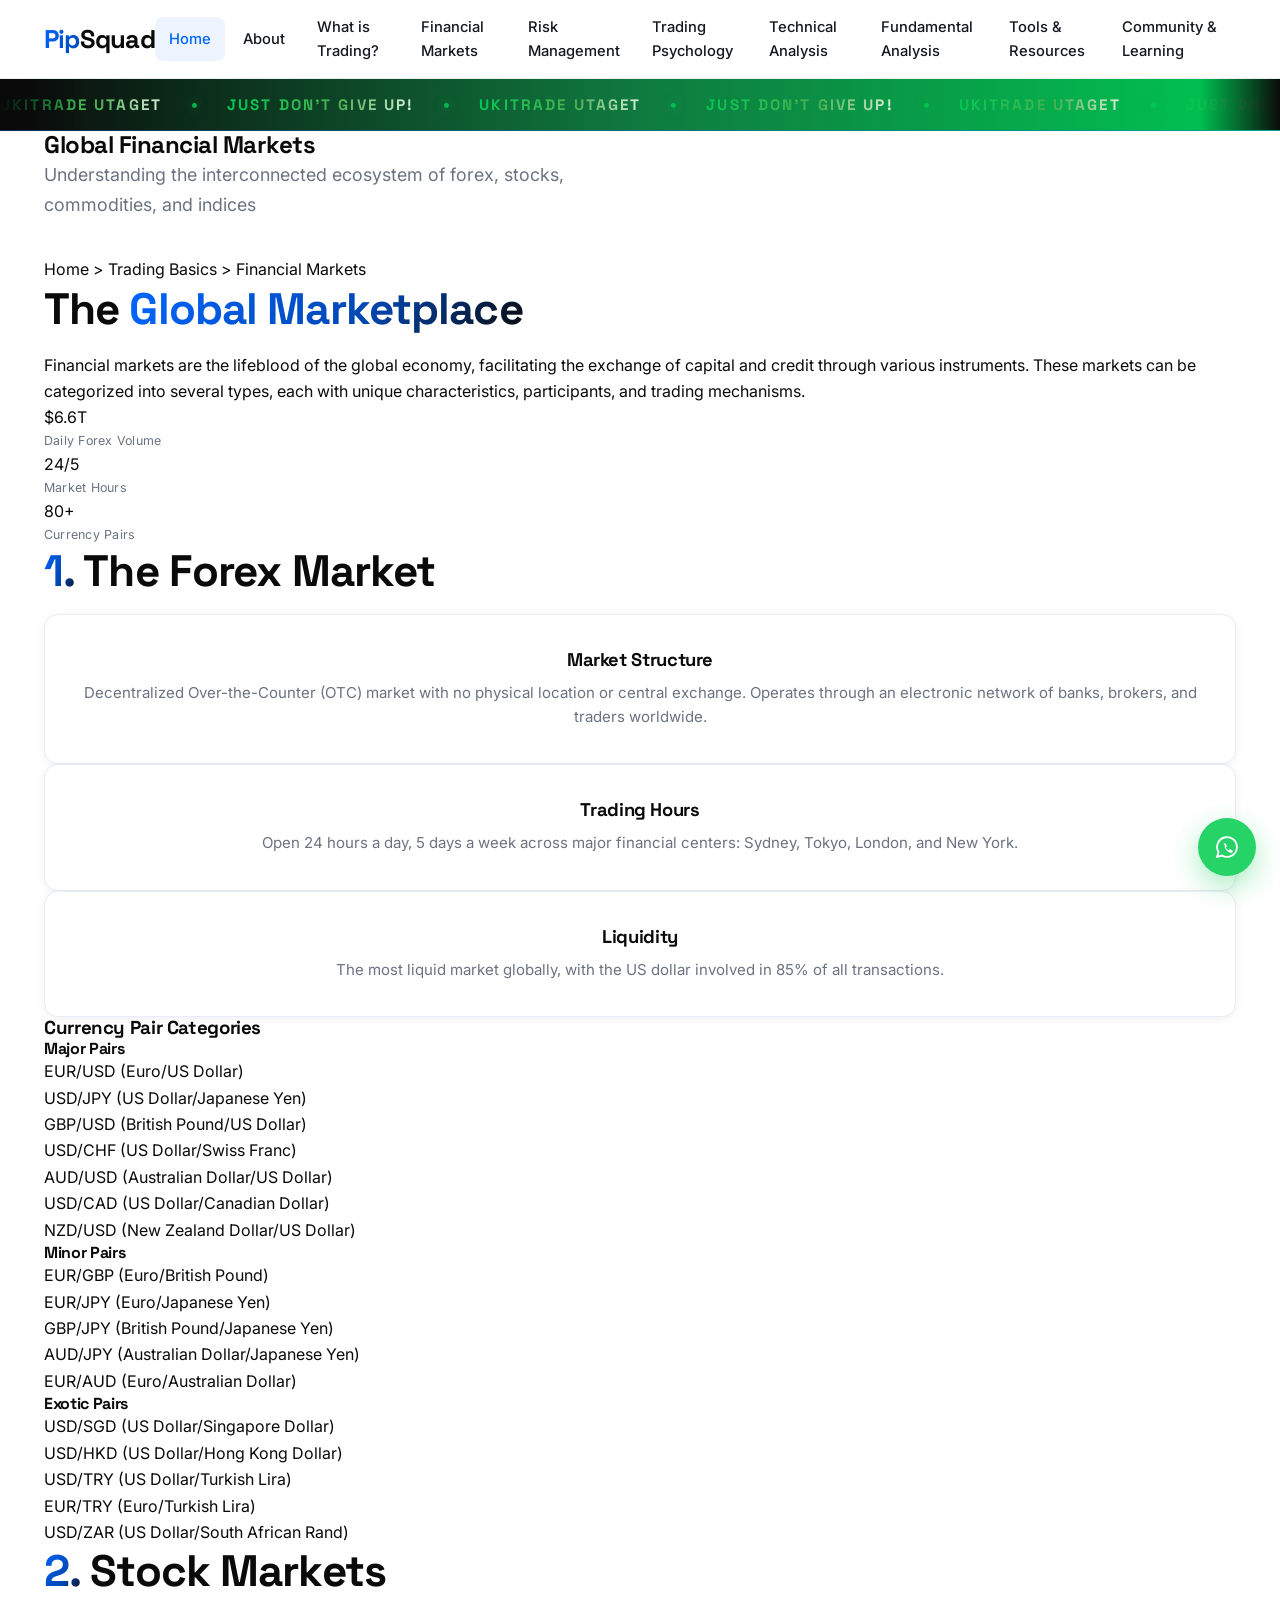
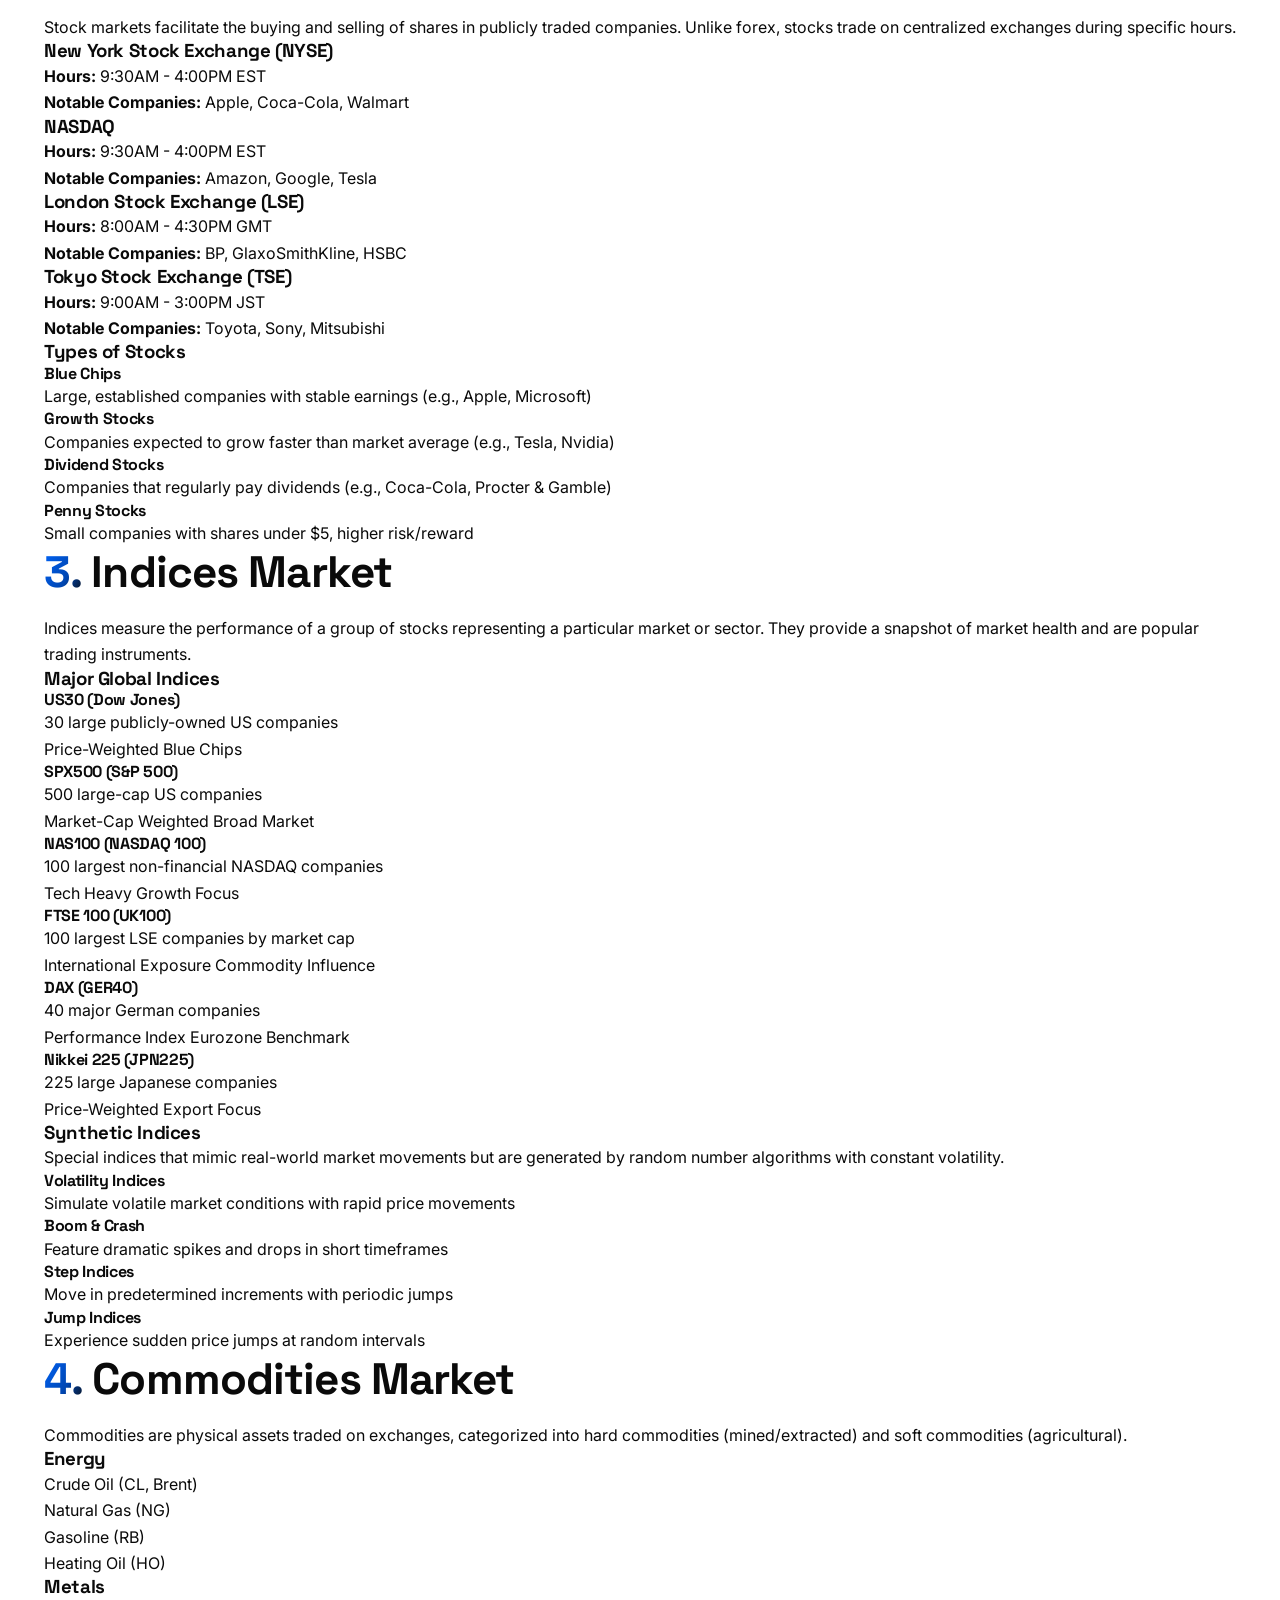
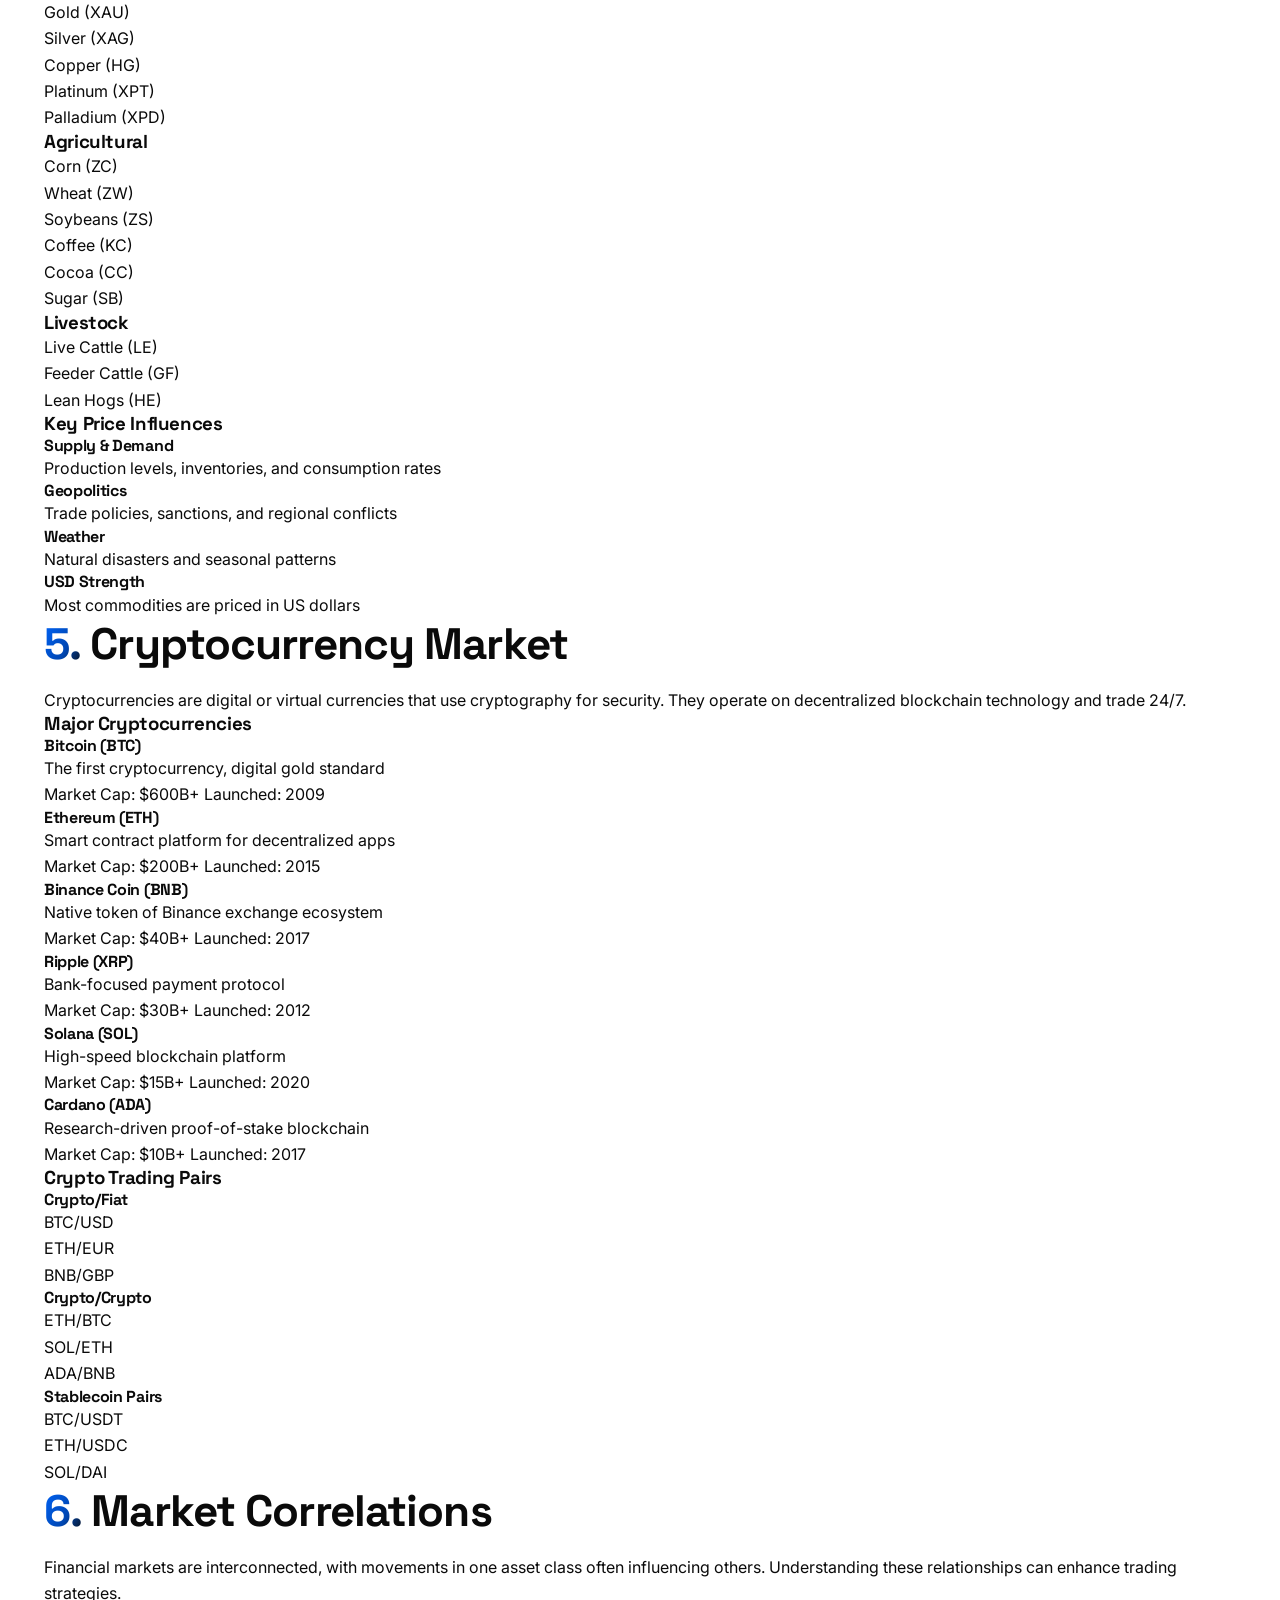
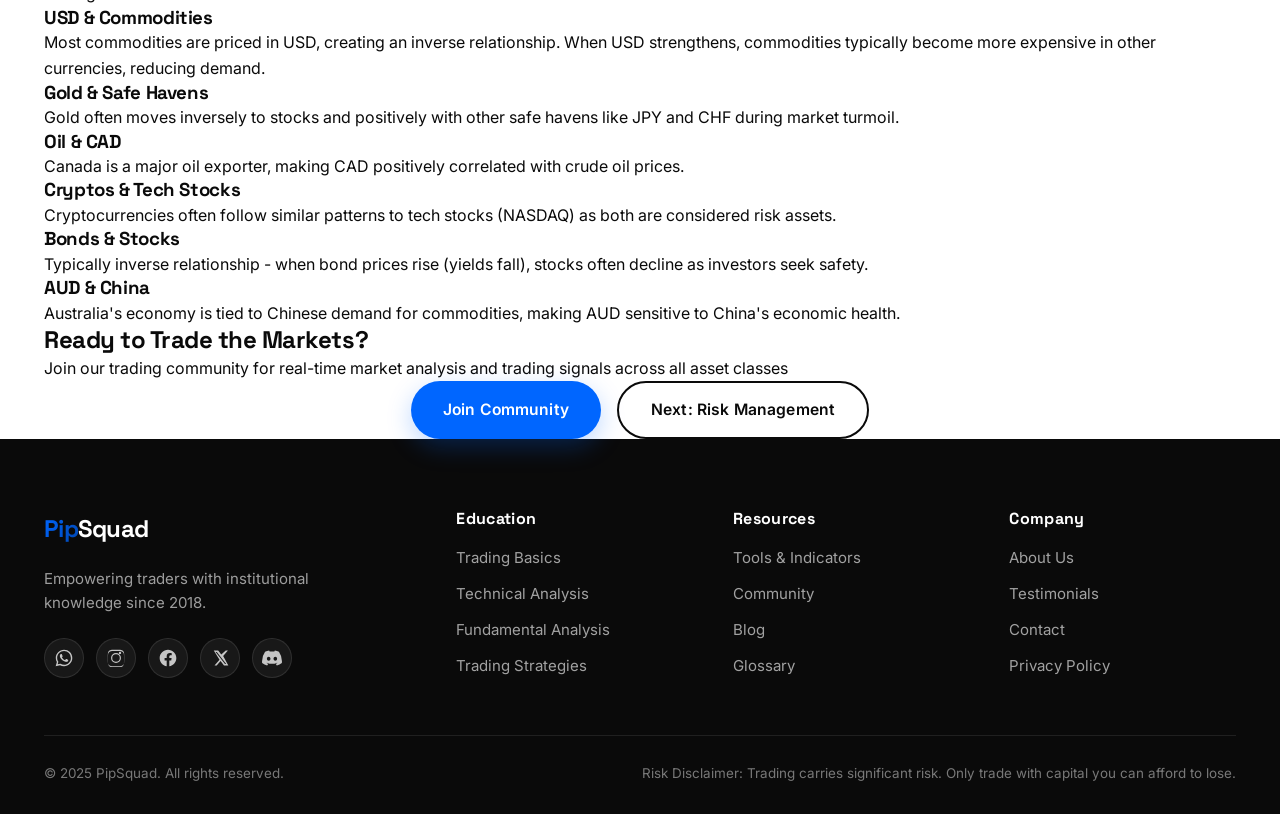
<file: financial-markets.html>
<!DOCTYPE html>
<html lang="en">
<head>
    <meta charset="UTF-8">
<meta name="viewport" content="width=device-width, initial-scale=1.0, maximum-scale=1.0, user-scalable=no">    <title>Financial Markets Explained | PipSquad Trading Education</title>
    <meta name="description" content="Comprehensive guide to global financial markets including forex, stocks, commodities, indices, and cryptocurrencies. Learn market mechanics and trading opportunities.">
    
    <!-- CSS -->
    <link rel="stylesheet" href="styles.css">

    <!-- Fonts -->
    <link rel="preconnect" href="https://fonts.googleapis.com">
    <link rel="preconnect" href="https://fonts.gstatic.com" crossorigin>
    <link href="https://fonts.googleapis.com/css2?family=Inter:wght@300;400;500;600;700&family=Space+Grotesk:wght@400;500;600;700&display=swap" rel="stylesheet">
</head>
<body>
    <!-- Header/Navigation -->
    <header class="header">
        <div class="container">
            <div class="logo">
                <a href="/">
                    <span class="logo-gradient">Pip</span>Squad
                </a>
            </div>
            
           <nav class="navbar">
                <ul class="nav-menu">
                    <li><a href="index.html" class="active">Home</a></li>
                    <li><a href="about.html">About</a></li>
                    <li><a href="what-is-trading.html">What is Trading?</a></li>
                   <li><a href="financial-markets.html">Financial Markets</a></li>
<li><a href="risk-management.html">Risk Management</a></li>
<li><a href="trading-psychology.html">Trading Psychology</a></li>
                    <li class="dropdown">
                        <a href="what-is-trading.html">Technical Analysis</a>
                        <ul class="dropdown-content">
                           <li class="dropdown-submenu">
                                <a href="price-action-mastery.html">Price Action Mastery</a>
                                <ul>
                                    <li><a href="smart-money-concepts.html#Liquidity" class="subnav-link">Liquidity Zones</a></li>
                                    <li><a href="smart-money-concepts.html#fair-value-gaps" class="subnav-link">Fair Value Gaps (FVGs)</a></li>
                                    <li><a href="smart-money-concepts.html#market-structure" class="subnav-link">Market Structure Shifts</a></li>
                                </ul>
                            </li>
                            <li class="dropdown-submenu">
                                <a href="smart-money-concepts.html">Smart Money Concepts (SMC)</a>
                                <ul>
                                    <li><a href=#Order-Blocks class="subnav-link">Order Blocks</a></li>
                                    <li><a href=#Liquidity class="subnav-link">Liquidity Analysis</a></li>
                                    <li><a href=#ict-kill-zones class="subnav-link">ICT Kill Zones</a></li>
                                    <li><a href=#daily-bias class="subnav-link">Daily Bias</a></li>
                                </ul>
                            </li>
                            <li><a href="tools-resources.html">Indicators & Tools</a></li>
                        </ul>
                    </li>
                    <li><a href="fundamental-analysis.html">Fundamental Analysis</a></li>
                    
                    <li><a href="tools-resources.html">Tools & Resources</a></li>
                    <li><a href="community.html">Community & Learning</a></li>
                </ul>
            </nav>
            
            <div class="mobile-menu-toggle">
                <span></span>
                <span></span>
                <span></span>
            </div>
        </div>
    </header>

    <!-- Forex Ticker -->
<div class="forex-ticker" aria-hidden="true">
    <div class="ticker-track">
        <span class="ticker-item">UKITRADE UTAGET</span>
        <span class="ticker-dot">•</span>
        <span class="ticker-item">JUST DON'T GIVE UP!</span>
        <span class="ticker-dot">•</span>

        <span class="ticker-item">UKITRADE UTAGET</span>
        <span class="ticker-dot">•</span>
        <span class="ticker-item">JUST DON'T GIVE UP!</span>
        <span class="ticker-dot">•</span>

        <span class="ticker-item">UKITRADE UTAGET</span>
        <span class="ticker-dot">•</span>
        <span class="ticker-item">JUST DON'T GIVE UP!</span>
        <span class="ticker-dot">•</span>
    </div>
</div>

    <!-- Hero Section -->
    <section class="markets-hero">
        <div class="container">
            <h1>Global Financial Markets</h1>
            <p class="hero-subtitle">Understanding the interconnected ecosystem of forex, stocks, commodities, and indices</p>
        </div>
    </section>

    <!-- Breadcrumbs -->
    <div class="breadcrumbs">
        <div class="container">
            <a href="/">Home</a> &gt; 
            <a href="/trading-basics">Trading Basics</a> &gt; 
            <span>Financial Markets</span>
        </div>
    </div>

    <!-- Main Content -->
    <main class="container markets-container">
        <article class="markets-article">
            <section class="market-intro">
                <h2 class="section-title">The <span class="text-gradient">Global Marketplace</span></h2>
                <p>Financial markets are the lifeblood of the global economy, facilitating the exchange of capital and credit through various instruments. These markets can be categorized into several types, each with unique characteristics, participants, and trading mechanisms.</p>
                
                <div class="market-stats">
                    <div class="stat-card">
                        <div class="stat-value">$6.6T</div>
                        <div class="stat-label">Daily Forex Volume</div>
                    </div>
                    <div class="stat-card">
                        <div class="stat-value">24/5</div>
                        <div class="stat-label">Market Hours</div>
                    </div>
                    <div class="stat-card">
                        <div class="stat-value">80+</div>
                        <div class="stat-label">Currency Pairs</div>
                    </div>
                </div>
            </section>

            <section class="forex-market">
                <h2 class="section-title"><span class="text-gradient">1.</span> The Forex Market</h2>
                
                <div class="market-features">
                    <div class="feature-card">
                        <h3>Market Structure</h3>
                        <p>Decentralized Over-the-Counter (OTC) market with no physical location or central exchange. Operates through an electronic network of banks, brokers, and traders worldwide.</p>
                    </div>
                    <div class="feature-card">
                        <h3>Trading Hours</h3>
                        <p>Open 24 hours a day, 5 days a week across major financial centers: Sydney, Tokyo, London, and New York.</p>
                    </div>
                    <div class="feature-card">
                        <h3>Liquidity</h3>
                        <p>The most liquid market globally, with the US dollar involved in 85% of all transactions.</p>
                    </div>
                </div>
                
                <div class="currency-types">
                    <h3>Currency Pair Categories</h3>
                    <div class="types-grid">
                        <div class="type-card major">
                            <h4>Major Pairs</h4>
                            <ul>
                                <li>EUR/USD (Euro/US Dollar)</li>
                                <li>USD/JPY (US Dollar/Japanese Yen)</li>
                                <li>GBP/USD (British Pound/US Dollar)</li>
                                <li>USD/CHF (US Dollar/Swiss Franc)</li>
                                <li>AUD/USD (Australian Dollar/US Dollar)</li>
                                <li>USD/CAD (US Dollar/Canadian Dollar)</li>
                                <li>NZD/USD (New Zealand Dollar/US Dollar)</li>
                            </ul>
                        </div>
                        <div class="type-card minor">
                            <h4>Minor Pairs</h4>
                            <ul>
                                <li>EUR/GBP (Euro/British Pound)</li>
                                <li>EUR/JPY (Euro/Japanese Yen)</li>
                                <li>GBP/JPY (British Pound/Japanese Yen)</li>
                                <li>AUD/JPY (Australian Dollar/Japanese Yen)</li>
                                <li>EUR/AUD (Euro/Australian Dollar)</li>
                            </ul>
                        </div>
                        <div class="type-card exotic">
                            <h4>Exotic Pairs</h4>
                            <ul>
                                <li>USD/SGD (US Dollar/Singapore Dollar)</li>
                                <li>USD/HKD (US Dollar/Hong Kong Dollar)</li>
                                <li>USD/TRY (US Dollar/Turkish Lira)</li>
                                <li>EUR/TRY (Euro/Turkish Lira)</li>
                                <li>USD/ZAR (US Dollar/South African Rand)</li>
                            </ul>
                        </div>
                    </div>
                </div>
            </section>

            <section class="stock-market">
                <h2 class="section-title"><span class="text-gradient">2.</span> Stock Markets</h2>
                
                <div class="stock-intro">
                    <p>Stock markets facilitate the buying and selling of shares in publicly traded companies. Unlike forex, stocks trade on centralized exchanges during specific hours.</p>
                </div>
                
                <div class="exchange-grid">
                    <div class="exchange-card">
                        <h3>New York Stock Exchange (NYSE)</h3>
                        <p><strong>Hours:</strong> 9:30AM - 4:00PM EST</p>
                        <p><strong>Notable Companies:</strong> Apple, Coca-Cola, Walmart</p>
                    </div>
                    <div class="exchange-card">
                        <h3>NASDAQ</h3>
                        <p><strong>Hours:</strong> 9:30AM - 4:00PM EST</p>
                        <p><strong>Notable Companies:</strong> Amazon, Google, Tesla</p>
                    </div>
                    <div class="exchange-card">
                        <h3>London Stock Exchange (LSE)</h3>
                        <p><strong>Hours:</strong> 8:00AM - 4:30PM GMT</p>
                        <p><strong>Notable Companies:</strong> BP, GlaxoSmithKline, HSBC</p>
                    </div>
                    <div class="exchange-card">
                        <h3>Tokyo Stock Exchange (TSE)</h3>
                        <p><strong>Hours:</strong> 9:00AM - 3:00PM JST</p>
                        <p><strong>Notable Companies:</strong> Toyota, Sony, Mitsubishi</p>
                    </div>
                </div>
                
                <div class="stock-types">
                    <h3>Types of Stocks</h3>
                    <div class="types-flex">
                        <div class="type-item">
                            <h4>Blue Chips</h4>
                            <p>Large, established companies with stable earnings (e.g., Apple, Microsoft)</p>
                        </div>
                        <div class="type-item">
                            <h4>Growth Stocks</h4>
                            <p>Companies expected to grow faster than market average (e.g., Tesla, Nvidia)</p>
                        </div>
                        <div class="type-item">
                            <h4>Dividend Stocks</h4>
                            <p>Companies that regularly pay dividends (e.g., Coca-Cola, Procter & Gamble)</p>
                        </div>
                        <div class="type-item">
                            <h4>Penny Stocks</h4>
                            <p>Small companies with shares under $5, higher risk/reward</p>
                        </div>
                    </div>
                </div>
            </section>

            <section class="indices-market">
                <h2 class="section-title"><span class="text-gradient">3.</span> Indices Market</h2>
                
                <div class="indices-intro">
                    <p>Indices measure the performance of a group of stocks representing a particular market or sector. They provide a snapshot of market health and are popular trading instruments.</p>
                </div>
                
                <div class="major-indices">
                    <h3>Major Global Indices</h3>
                    <div class="indices-grid">
                        <div class="index-card">
                            <h4>US30 (Dow Jones)</h4>
                            <p>30 large publicly-owned US companies</p>
                            <div class="index-meta">
                                <span>Price-Weighted</span>
                                <span>Blue Chips</span>
                            </div>
                        </div>
                        <div class="index-card">
                            <h4>SPX500 (S&P 500)</h4>
                            <p>500 large-cap US companies</p>
                            <div class="index-meta">
                                <span>Market-Cap Weighted</span>
                                <span>Broad Market</span>
                            </div>
                        </div>
                        <div class="index-card">
                            <h4>NAS100 (NASDAQ 100)</h4>
                            <p>100 largest non-financial NASDAQ companies</p>
                            <div class="index-meta">
                                <span>Tech Heavy</span>
                                <span>Growth Focus</span>
                            </div>
                        </div>
                        <div class="index-card">
                            <h4>FTSE 100 (UK100)</h4>
                            <p>100 largest LSE companies by market cap</p>
                            <div class="index-meta">
                                <span>International Exposure</span>
                                <span>Commodity Influence</span>
                            </div>
                        </div>
                        <div class="index-card">
                            <h4>DAX (GER40)</h4>
                            <p>40 major German companies</p>
                            <div class="index-meta">
                                <span>Performance Index</span>
                                <span>Eurozone Benchmark</span>
                            </div>
                        </div>
                        <div class="index-card">
                            <h4>Nikkei 225 (JPN225)</h4>
                            <p>225 large Japanese companies</p>
                            <div class="index-meta">
                                <span>Price-Weighted</span>
                                <span>Export Focus</span>
                            </div>
                        </div>
                    </div>
                </div>
                
                <div class="synthetic-indices">
                    <h3>Synthetic Indices</h3>
                    <p>Special indices that mimic real-world market movements but are generated by random number algorithms with constant volatility.</p>
                    
                    <div class="synthetic-types">
                        <div class="synth-card">
                            <h4>Volatility Indices</h4>
                            <p>Simulate volatile market conditions with rapid price movements</p>
                        </div>
                        <div class="synth-card">
                            <h4>Boom & Crash</h4>
                            <p>Feature dramatic spikes and drops in short timeframes</p>
                        </div>
                        <div class="synth-card">
                            <h4>Step Indices</h4>
                            <p>Move in predetermined increments with periodic jumps</p>
                        </div>
                        <div class="synth-card">
                            <h4>Jump Indices</h4>
                            <p>Experience sudden price jumps at random intervals</p>
                        </div>
                    </div>
                </div>
            </section>

            <section class="commodities-market">
                <h2 class="section-title"><span class="text-gradient">4.</span> Commodities Market</h2>
                
                <div class="commodities-intro">
                    <p>Commodities are physical assets traded on exchanges, categorized into hard commodities (mined/extracted) and soft commodities (agricultural).</p>
                </div>
                
                <div class="commodity-categories">
                    <div class="category-card">
                        <h3>Energy</h3>
                        <ul>
                            <li>Crude Oil (CL, Brent)</li>
                            <li>Natural Gas (NG)</li>
                            <li>Gasoline (RB)</li>
                            <li>Heating Oil (HO)</li>
                        </ul>
                    </div>
                    <div class="category-card">
                        <h3>Metals</h3>
                        <ul>
                            <li>Gold (XAU)</li>
                            <li>Silver (XAG)</li>
                            <li>Copper (HG)</li>
                            <li>Platinum (XPT)</li>
                            <li>Palladium (XPD)</li>
                        </ul>
                    </div>
                    <div class="category-card">
                        <h3>Agricultural</h3>
                        <ul>
                            <li>Corn (ZC)</li>
                            <li>Wheat (ZW)</li>
                            <li>Soybeans (ZS)</li>
                            <li>Coffee (KC)</li>
                            <li>Cocoa (CC)</li>
                            <li>Sugar (SB)</li>
                        </ul>
                    </div>
                    <div class="category-card">
                        <h3>Livestock</h3>
                        <ul>
                            <li>Live Cattle (LE)</li>
                            <li>Feeder Cattle (GF)</li>
                            <li>Lean Hogs (HE)</li>
                        </ul>
                    </div>
                </div>
                
                <div class="commodity-factors">
                    <h3>Key Price Influences</h3>
                    <div class="factors-grid">
                        <div class="factor-card">
                            <h4>Supply & Demand</h4>
                            <p>Production levels, inventories, and consumption rates</p>
                        </div>
                        <div class="factor-card">
                            <h4>Geopolitics</h4>
                            <p>Trade policies, sanctions, and regional conflicts</p>
                        </div>
                        <div class="factor-card">
                            <h4>Weather</h4>
                            <p>Natural disasters and seasonal patterns</p>
                        </div>
                        <div class="factor-card">
                            <h4>USD Strength</h4>
                            <p>Most commodities are priced in US dollars</p>
                        </div>
                    </div>
                </div>
            </section>

            <section class="crypto-market">
                <h2 class="section-title"><span class="text-gradient">5.</span> Cryptocurrency Market</h2>
                
                <div class="crypto-intro">
                    <p>Cryptocurrencies are digital or virtual currencies that use cryptography for security. They operate on decentralized blockchain technology and trade 24/7.</p>
                </div>
                
                <div class="major-cryptos">
                    <h3>Major Cryptocurrencies</h3>
                    <div class="crypto-grid">
                        <div class="crypto-card">
                            <h4>Bitcoin (BTC)</h4>
                            <p>The first cryptocurrency, digital gold standard</p>
                            <div class="crypto-meta">
                                <span>Market Cap: $600B+</span>
                                <span>Launched: 2009</span>
                            </div>
                        </div>
                        <div class="crypto-card">
                            <h4>Ethereum (ETH)</h4>
                            <p>Smart contract platform for decentralized apps</p>
                            <div class="crypto-meta">
                                <span>Market Cap: $200B+</span>
                                <span>Launched: 2015</span>
                            </div>
                        </div>
                        <div class="crypto-card">
                            <h4>Binance Coin (BNB)</h4>
                            <p>Native token of Binance exchange ecosystem</p>
                            <div class="crypto-meta">
                                <span>Market Cap: $40B+</span>
                                <span>Launched: 2017</span>
                            </div>
                        </div>
                        <div class="crypto-card">
                            <h4>Ripple (XRP)</h4>
                            <p>Bank-focused payment protocol</p>
                            <div class="crypto-meta">
                                <span>Market Cap: $30B+</span>
                                <span>Launched: 2012</span>
                            </div>
                        </div>
                        <div class="crypto-card">
                            <h4>Solana (SOL)</h4>
                            <p>High-speed blockchain platform</p>
                            <div class="crypto-meta">
                                <span>Market Cap: $15B+</span>
                                <span>Launched: 2020</span>
                            </div>
                        </div>
                        <div class="crypto-card">
                            <h4>Cardano (ADA)</h4>
                            <p>Research-driven proof-of-stake blockchain</p>
                            <div class="crypto-meta">
                                <span>Market Cap: $10B+</span>
                                <span>Launched: 2017</span>
                            </div>
                        </div>
                    </div>
                </div>
                
                <div class="crypto-trading">
                    <h3>Crypto Trading Pairs</h3>
                    <div class="pair-types">
                        <div class="pair-type">
                            <h4>Crypto/Fiat</h4>
                            <ul>
                                <li>BTC/USD</li>
                                <li>ETH/EUR</li>
                                <li>BNB/GBP</li>
                            </ul>
                        </div>
                        <div class="pair-type">
                            <h4>Crypto/Crypto</h4>
                            <ul>
                                <li>ETH/BTC</li>
                                <li>SOL/ETH</li>
                                <li>ADA/BNB</li>
                            </ul>
                        </div>
                        <div class="pair-type">
                            <h4>Stablecoin Pairs</h4>
                            <ul>
                                <li>BTC/USDT</li>
                                <li>ETH/USDC</li>
                                <li>SOL/DAI</li>
                            </ul>
                        </div>
                    </div>
                </div>
            </section>

            <section class="market-correlations">
                <h2 class="section-title"><span class="text-gradient">6.</span> Market Correlations</h2>
                
                <div class="correlation-intro">
                    <p>Financial markets are interconnected, with movements in one asset class often influencing others. Understanding these relationships can enhance trading strategies.</p>
                </div>
                
                <div class="correlation-grid">
                    <div class="correlation-card">
                        <h3>USD & Commodities</h3>
                        <p>Most commodities are priced in USD, creating an inverse relationship. When USD strengthens, commodities typically become more expensive in other currencies, reducing demand.</p>
                    </div>
                    <div class="correlation-card">
                        <h3>Gold & Safe Havens</h3>
                        <p>Gold often moves inversely to stocks and positively with other safe havens like JPY and CHF during market turmoil.</p>
                    </div>
                    <div class="correlation-card">
                        <h3>Oil & CAD</h3>
                        <p>Canada is a major oil exporter, making CAD positively correlated with crude oil prices.</p>
                    </div>
                    <div class="correlation-card">
                        <h3>Cryptos & Tech Stocks</h3>
                        <p>Cryptocurrencies often follow similar patterns to tech stocks (NASDAQ) as both are considered risk assets.</p>
                    </div>
                    <div class="correlation-card">
                        <h3>Bonds & Stocks</h3>
                        <p>Typically inverse relationship - when bond prices rise (yields fall), stocks often decline as investors seek safety.</p>
                    </div>
                    <div class="correlation-card">
                        <h3>AUD & China</h3>
                        <p>Australia's economy is tied to Chinese demand for commodities, making AUD sensitive to China's economic health.</p>
                    </div>
                </div>
            </section>
        </article>
    </main>

    <!-- CTA Section -->
    <section class="markets-cta">
        <div class="container">
            <h2>Ready to Trade the Markets?</h2>
            <p>Join our trading community for real-time market analysis and trading signals across all asset classes</p>
            <div class="cta-buttons">
                <a href="/community" class="btn btn-primary">Join Community</a>
                <a href="/trading-basics/risk-management" class="btn btn-secondary">Next: Risk Management</a>
            </div>
        </div>
    </section>

      <a href="https://wa.me/254795761885?text=Hi%20PipSquad%2C%20I%20have%20a%20question"
   class="whatsapp-float"
   target="_blank"
   rel="noopener noreferrer"
   aria-label="Chat on WhatsApp">
    <svg viewBox="0 0 24 24" fill="currentColor" xmlns="http://www.w3.org/2000/svg" width="28" height="28">
        <path d="M20.5 11.9a8.5 8.5 0 0 1-12.7 7.4L3.5 20.5l1.2-4.1a8.5 8.5 0 1 1 15.8-4.5Z"
              stroke="currentColor" stroke-width="1.6" fill="none"/>
        <path d="M9 9.5c.2-.6.5-.6.8-.6h.6c.2 0 .5 0 .7.5l.7 1.6c.1.2 0 .4-.1.6l-.5.5c-.1.2-.2.3-.1.5.3.6 1.4 1.7 2.1 2.1.2.1.4.1.5-.1l.5-.6c.2-.2.4-.2.6-.1l1.6.8c.4.2.5.4.5.6v.6c0 .4-.3.9-.9 1-.5.1-1 .1-1.7-.2-1.6-.6-3.4-2.4-4-4-.3-.7-.3-1.2-.1-1.7Z"/>
    </svg>
</a>

    <!-- Footer -->
    <footer class="footer">
        <div class="container">
            <div class="footer-grid">
                <div class="footer-brand">
                    <div class="logo">
                        <a href="/">
                            <span class="logo-gradient">Pip</span>Squad
                        </a>
                    </div>
                    <p>Empowering traders with institutional knowledge since 2018.</p>
                    <div class="social-links">
    <!-- WhatsApp -->
    <a href="https://wa.me/254712345678" target="_blank" rel="noopener noreferrer" aria-label="WhatsApp">
        <svg viewBox="0 0 24 24" fill="currentColor" xmlns="http://www.w3.org/2000/svg">
            <path d="M19.05 4.91A9.82 9.82 0 0 0 12.04 2C6.58 2 2.13 6.45 2.13 11.91c0 1.75.46 3.45 1.32 4.95L2 22l5.25-1.38a9.9 9.9 0 0 0 4.79 1.22h.01c5.46 0 9.91-4.45 9.91-9.91 0-2.65-1.03-5.14-2.91-7.02Zm-7.01 15.24h-.01a8.23 8.23 0 0 1-4.19-1.15l-.3-.18-3.12.82.83-3.04-.2-.31a8.22 8.22 0 0 1-1.26-4.38c0-4.54 3.7-8.23 8.25-8.23 2.2 0 4.27.86 5.82 2.42a8.18 8.18 0 0 1 2.41 5.82c0 4.54-3.7 8.23-8.23 8.23Zm4.52-6.16c-.25-.12-1.47-.72-1.69-.81-.23-.08-.39-.12-.56.13-.16.25-.64.81-.79.97-.14.17-.29.19-.54.06-.25-.12-1.05-.39-1.99-1.23-.74-.66-1.23-1.47-1.38-1.72-.14-.25-.02-.39.11-.51.11-.11.25-.29.37-.43.12-.14.16-.25.25-.41.08-.17.04-.31-.02-.43-.06-.12-.56-1.34-.76-1.84-.2-.48-.4-.42-.56-.43-.14 0-.31-.01-.47-.01-.16 0-.43.06-.66.31-.23.25-.86.85-.86 2.07 0 1.22.89 2.4 1.01 2.56.12.17 1.75 2.67 4.23 3.74.59.26 1.05.41 1.41.52.59.19 1.13.16 1.56.1.48-.07 1.47-.6 1.68-1.18.21-.58.21-1.08.14-1.18-.06-.11-.22-.17-.47-.29Z"/>
        </svg>
    </a>

    <!-- Instagram -->
    <a href="https://instagram.com/pipsquad" target="_blank" rel="noopener noreferrer" aria-label="Instagram">
        <svg viewBox="0 0 24 24" fill="currentColor" xmlns="http://www.w3.org/2000/svg">
            <path d="M12 2.16c3.2 0 3.58.01 4.85.07 1.17.05 1.8.25 2.23.41.56.22.96.48 1.38.9.42.42.68.82.9 1.38.16.42.36 1.06.41 2.23.06 1.27.07 1.65.07 4.85s-.01 3.58-.07 4.85c-.05 1.17-.25 1.8-.41 2.23-.22.56-.48.96-.9 1.38-.42.42-.82.68-1.38.9-.42.16-1.06.36-2.23.41-1.27.06-1.65.07-4.85.07s-3.58-.01-4.85-.07c-1.17-.05-1.8-.25-2.23-.41a3.72 3.72 0 0 1-1.38-.9 3.72 3.72 0 0 1-.9-1.38c-.16-.42-.36-1.06-.41-2.23C2.17 15.58 2.16 15.2 2.16 12s.01-3.58.07-4.85c.05-1.17.25-1.8.41-2.23.22-.56.48-.96.9-1.38.42-.42.82-.68 1.38-.9.42-.16 1.06-.36 2.23-.41C8.42 2.17 8.8 2.16 12 2.16Zm0 1.44c-3.14 0-3.51.01-4.75.07-1.15.05-1.77.24-2.18.4-.55.22-.94.47-1.35.88-.41.41-.66.8-.88 1.35-.16.41-.35 1.03-.4 2.18-.06 1.24-.07 1.61-.07 4.75s.01 3.51.07 4.75c.05 1.15.24 1.77.4 2.18.22.55.47.94.88 1.35.41.41.8.66 1.35.88.41.16 1.03.35 2.18.4 1.24.06 1.61.07 4.75.07s3.51-.01 4.75-.07c1.15-.05 1.77-.24 2.18-.4.55-.22.94-.47 1.35-.88.41-.41.66-.8.88-1.35.16-.41.35-1.03.4-2.18.06-1.24.07-1.61.07-4.75s-.01-3.51-.07-4.75c-.05-1.15-.24-1.77-.4-2.18a3.63 3.63 0 0 0-.88-1.35 3.63 3.63 0 0 0-1.35-.88c-.41-.16-1.03-.35-2.18-.4-1.24-.06-1.61-.07-4.75-.07Zm0 2.45a5.95 5.95 0 1 1 0 11.9 5.95 5.95 0 0 1 0-11.9Zm0 1.44a4.51 4.51 0 1 0 0 9.02 4.51 4.51 0 0 0 0-9.02Zm6.2-1.6a1.4 1.4 0 1 1-2.8 0 1.4 1.4 0 0 1 2.8 0Z"/>
        </svg>
    </a>

    <!-- Facebook -->
    <a href="https://facebook.com/pipsquad" target="_blank" rel="noopener noreferrer" aria-label="Facebook">
        <svg viewBox="0 0 24 24" fill="currentColor" xmlns="http://www.w3.org/2000/svg">
            <path d="M22 12.06C22 6.5 17.52 2 12 2S2 6.5 2 12.06c0 5.02 3.66 9.18 8.44 9.94v-7.03H7.9v-2.91h2.54V9.85c0-2.51 1.49-3.9 3.77-3.9 1.09 0 2.24.2 2.24.2v2.46h-1.26c-1.24 0-1.63.78-1.63 1.57v1.88h2.78l-.45 2.91h-2.33V22c4.78-.76 8.44-4.92 8.44-9.94Z"/>
        </svg>
    </a>

    <!-- Twitter / X -->
    <a href="https://x.com/pipsquad" target="_blank" rel="noopener noreferrer" aria-label="X (Twitter)">
        <svg viewBox="0 0 24 24" fill="currentColor" xmlns="http://www.w3.org/2000/svg">
            <path d="M18.9 3H21.5l-5.7 6.5L22 21h-5.2l-4.1-5.3L8 21H5.4l6-6.9L4.5 3h5.3l3.7 4.9L18.9 3Zm-.9 16.1h1.4L8.2 4.8H6.7l11.3 14.3Z"/>
        </svg>
    </a>

    <!-- Discord -->
    <a href="https://discord.gg/yourinvite" target="_blank" rel="noopener noreferrer" aria-label="Discord">
        <svg viewBox="0 0 24 24" fill="currentColor" xmlns="http://www.w3.org/2000/svg">
            <path d="M20.32 4.37A19.79 19.79 0 0 0 15.45 3a13.7 13.7 0 0 0-.63 1.28 18.4 18.4 0 0 0-5.65 0A13.7 13.7 0 0 0 8.55 3 19.79 19.79 0 0 0 3.68 4.37 20.28 20.28 0 0 0 .16 18.06a19.9 19.9 0 0 0 6 3 14.66 14.66 0 0 0 1.29-2.1 12.86 12.86 0 0 1-2.04-.98c.17-.13.34-.26.5-.4a14.23 14.23 0 0 0 12.17 0c.16.14.33.27.5.4a12.9 12.9 0 0 1-2.04.98 14.5 14.5 0 0 0 1.29 2.1 19.9 19.9 0 0 0 6-3 20.28 20.28 0 0 0-3.51-13.7ZM8.02 15.33c-1.18 0-2.15-1.08-2.15-2.4s.95-2.42 2.15-2.42c1.2 0 2.17 1.1 2.15 2.42 0 1.32-.95 2.4-2.15 2.4Zm7.96 0c-1.18 0-2.15-1.08-2.15-2.4s.95-2.42 2.15-2.42c1.2 0 2.17 1.1 2.15 2.42 0 1.32-.95 2.4-2.15 2.4Z"/>
        </svg>
    </a>
</div>
                </div>
                
                <div class="footer-links">
                    <h3>Education</h3>
                    <ul>
                        <li><a href="/trading-basics">Trading Basics</a></li>
                        <li><a href="/technical-analysis">Technical Analysis</a></li>
                        <li><a href="/fundamental-analysis">Fundamental Analysis</a></li>
                        <li><a href="/trading-strategies">Trading Strategies</a></li>
                    </ul>
                </div>
                
                <div class="footer-links">
                    <h3>Resources</h3>
                    <ul>
                        <li><a href="/tools">Tools & Indicators</a></li>
                        <li><a href="https://chat.whatsapp.com/D1Pj3rGkiK6FLyABIWQqbi">Community</a></li>
                        <li><a href="#">Blog</a></li>
                        <li><a href="#">Glossary</a></li>
                    </ul>
                </div>
                
                <div class="footer-links">
                    <h3>Company</h3>
                    <ul>
                        <li><a href="about.html">About Us</a></li>
                        <li><a href="/community.html">Testimonials</a></li>
                        <li><a href="https://wa.me/254795761885?text=Hi%20PipSquad%2C%20I%20have%20a%20question">Contact</a></li>
                        <li><a href="privacy-policy.html">Privacy Policy</a></li>
                    </ul>
                </div>
            </div>
            
            <div class="footer-bottom">
                <p>&copy; 2025 PipSquad. All rights reserved.</p>
                <p>Risk Disclaimer: Trading carries significant risk. Only trade with capital you can afford to lose.</p>
            </div>
        </div>
    </footer>

    <script>
// Mobile menu toggle
document.addEventListener('DOMContentLoaded', function() {
    const mobileToggle = document.querySelector('.mobile-menu-toggle');
    const navMenu = document.querySelector('.nav-menu');
    
    if (mobileToggle && navMenu) {
        mobileToggle.addEventListener('click', function() {
            navMenu.classList.toggle('active');
            mobileToggle.classList.toggle('active');
        });
    }
    
    // Close dropdowns when clicking elsewhere
    document.addEventListener('click', function(e) {
        if (!e.target.closest('.dropdown') && window.innerWidth <= 768) {
            document.querySelectorAll('.dropdown-content').forEach(dropdown => {
                dropdown.style.display = 'none';
            });
        }
    });
});
</script>


    <!-- JavaScript -->
     <script src="nav.js"></script>

</body>

</html>
</file>
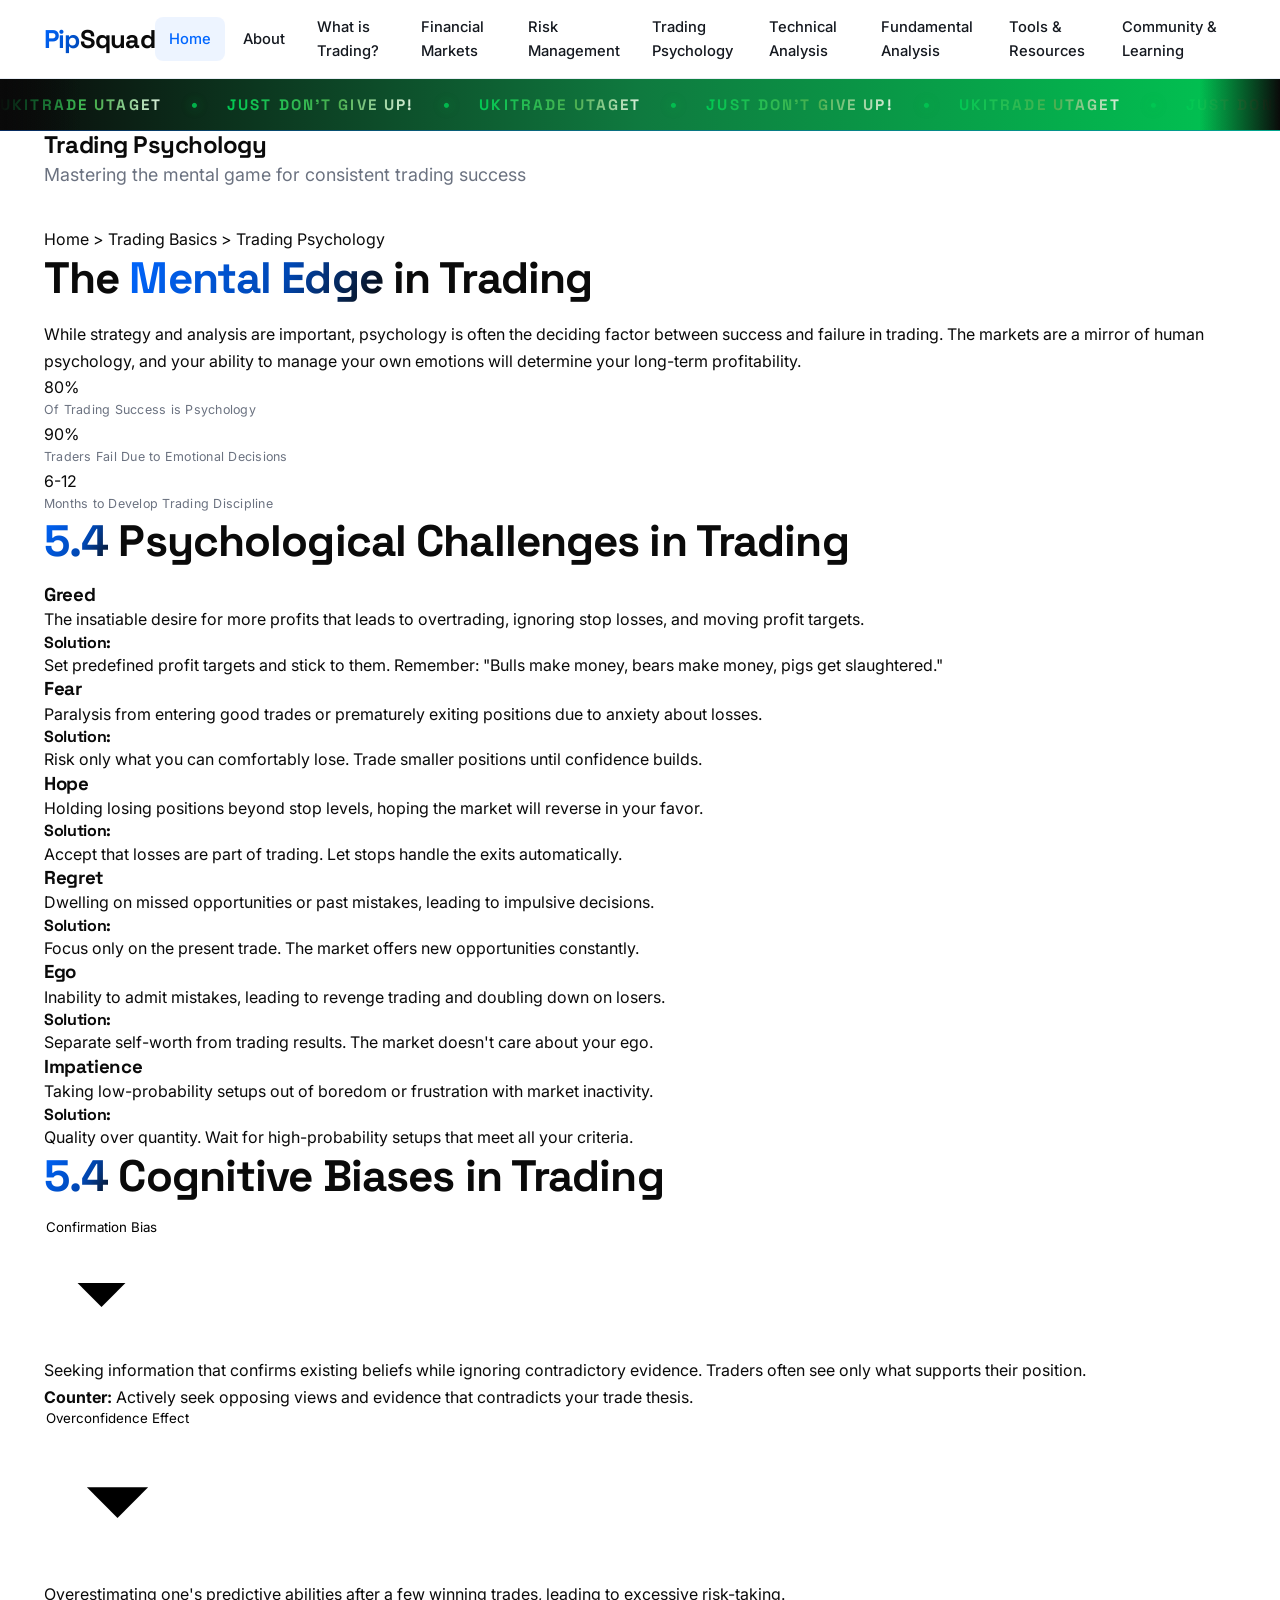
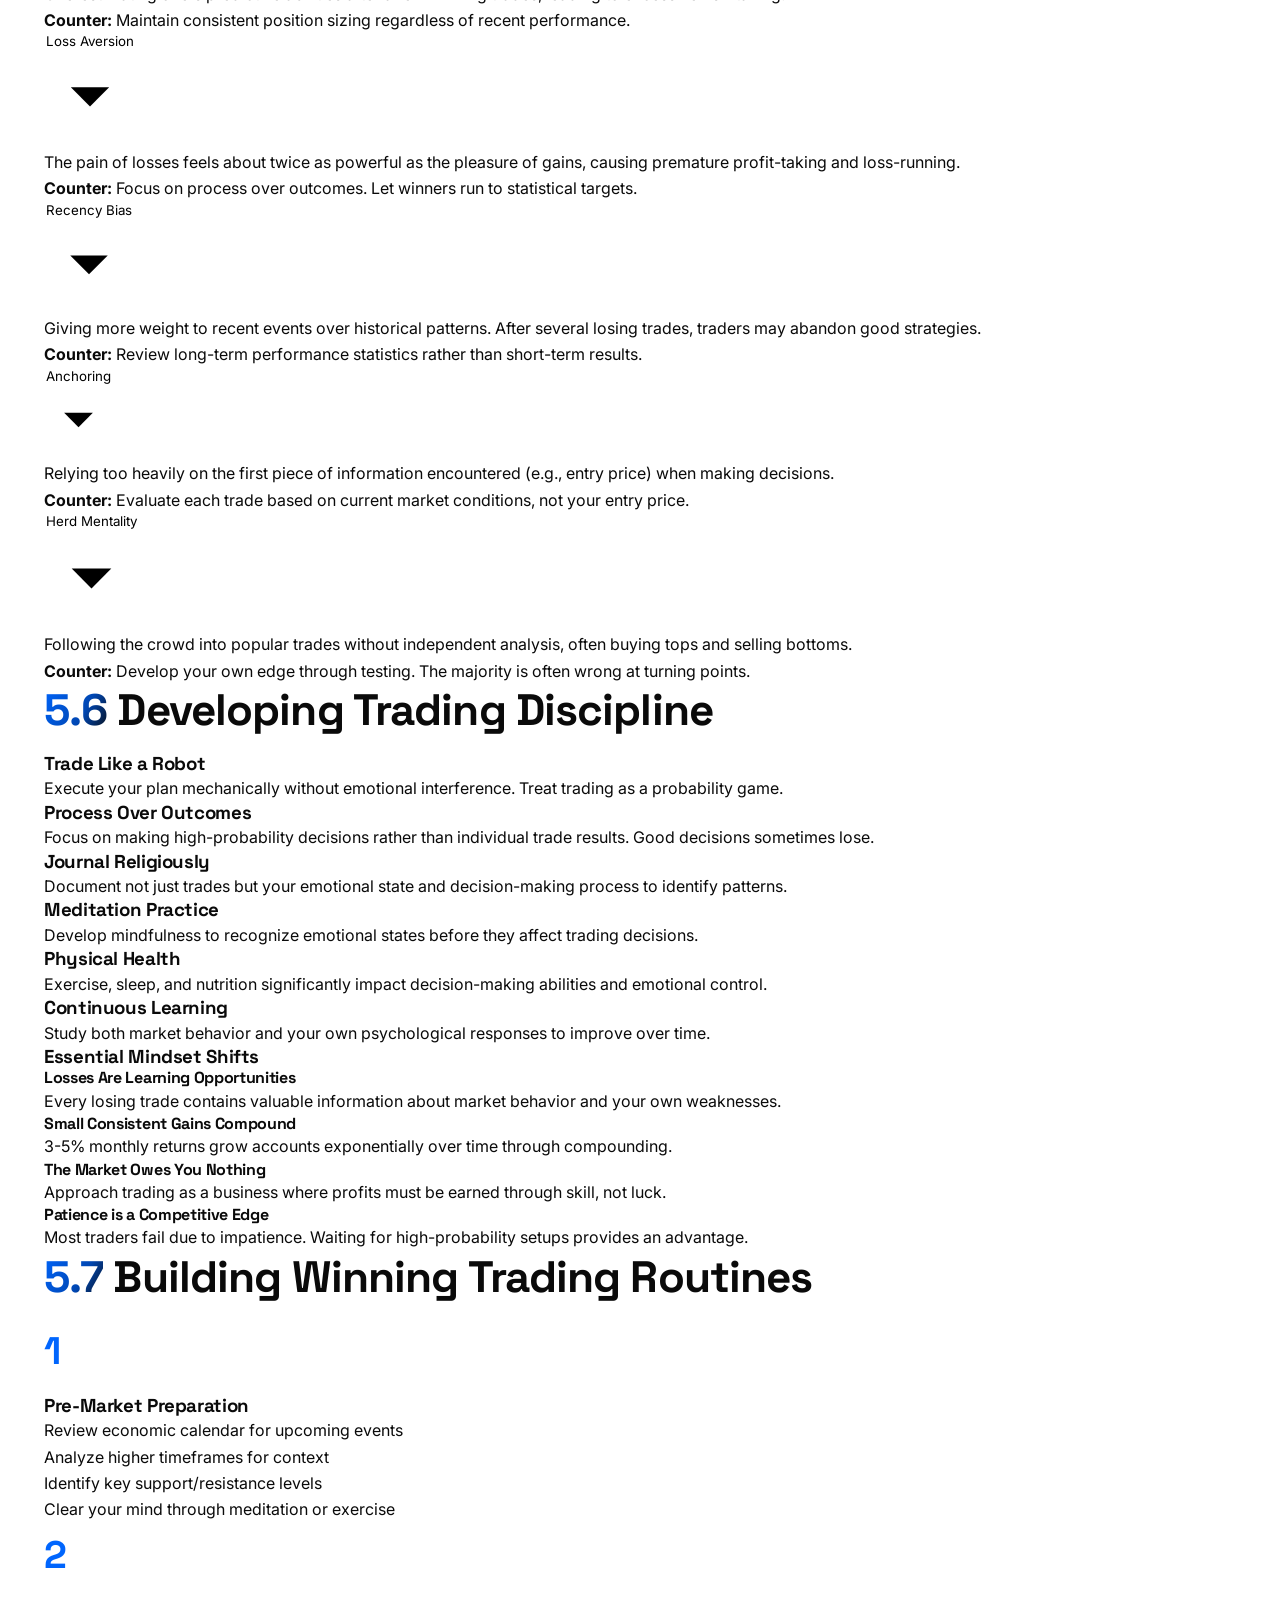
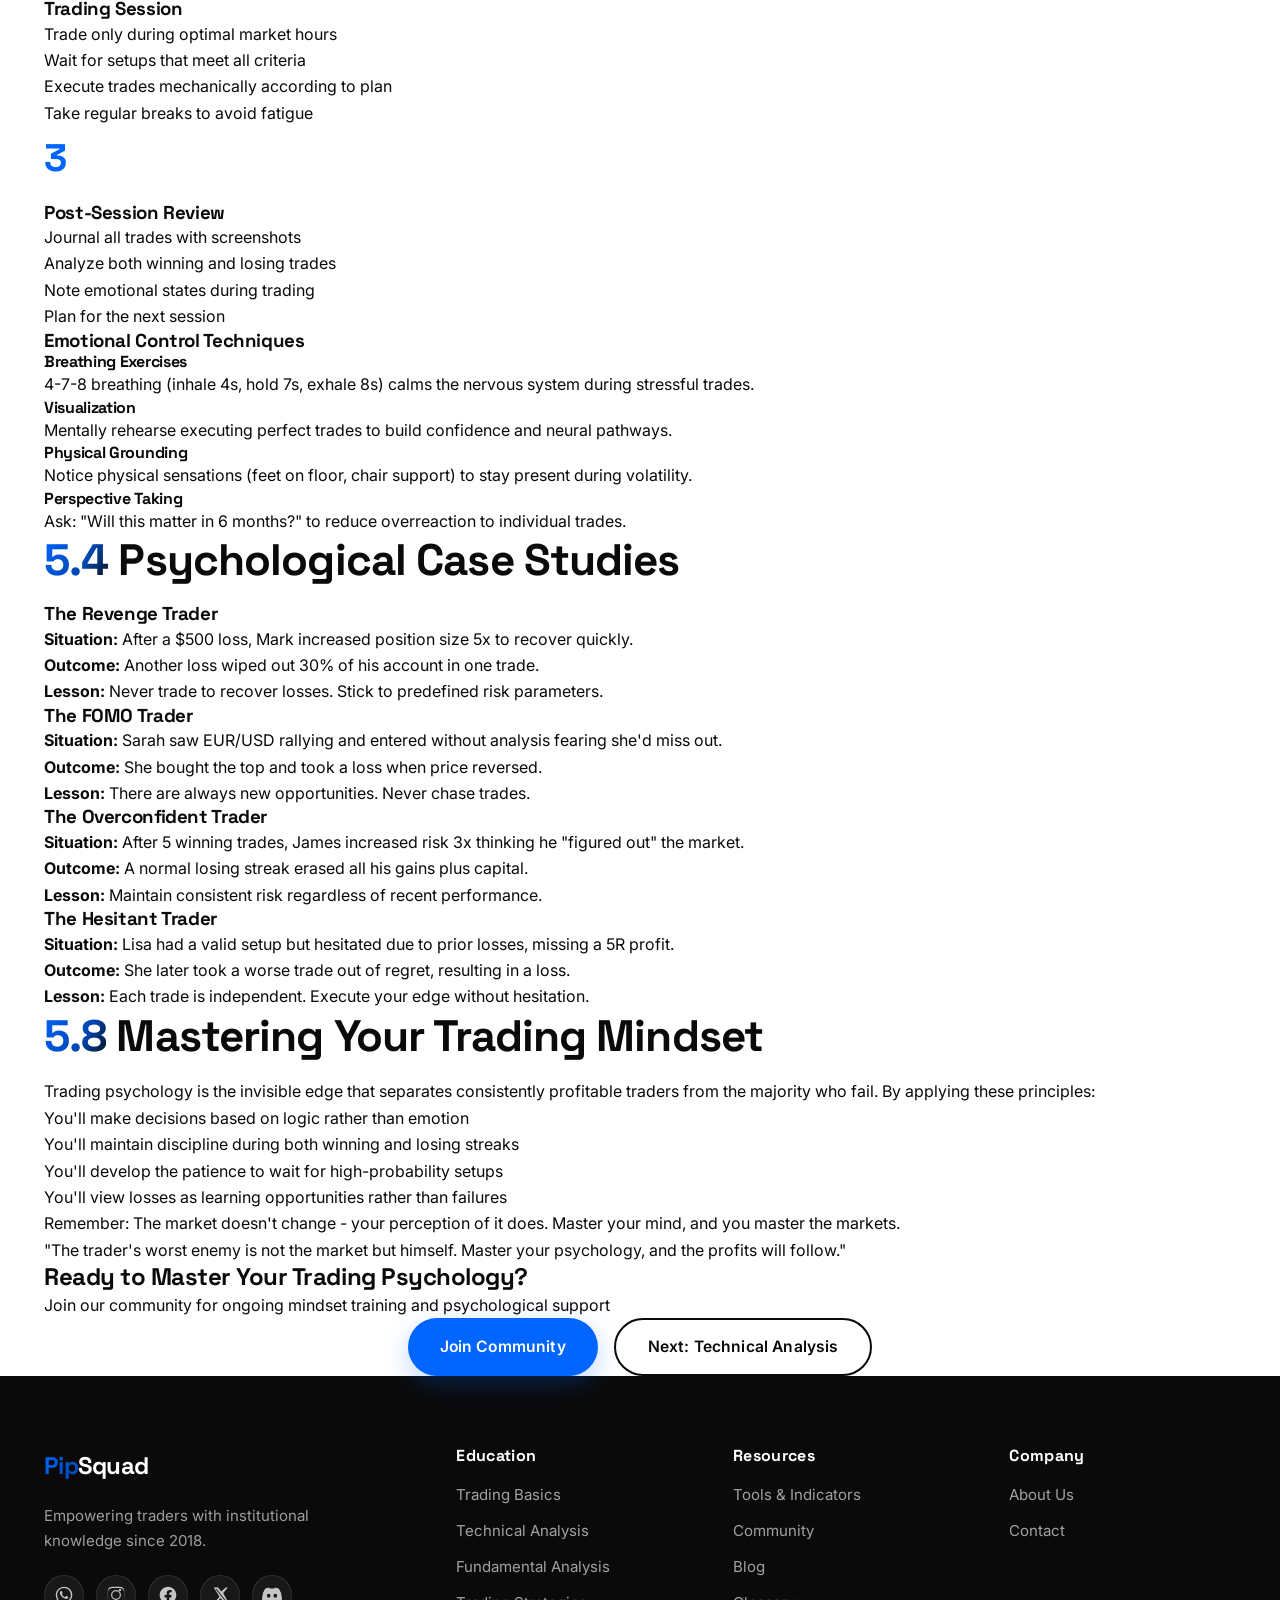
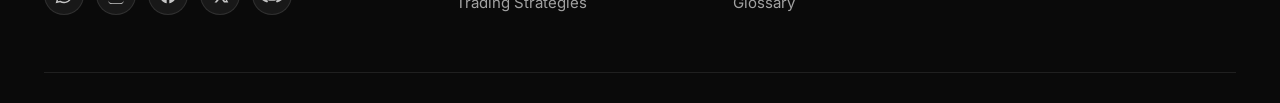
<file: trading-psychology.html>
<!DOCTYPE html>
<html lang="en">
<head>
    <meta charset="UTF-8">
    <meta name="viewport" content="width=device-width, initial-scale=1.0">
    <title>Trading Psychology | PipSquad Trading Education</title>
    <meta name="description" content="Master the psychological aspects of trading - overcome fear, greed, and emotional biases to develop the disciplined mindset of professional traders.">
    
    <!-- CSS -->
    <link rel="stylesheet" href="styles.css">

    
    <!-- Fonts -->
    <link rel="preconnect" href="https://fonts.googleapis.com">
    <link rel="preconnect" href="https://fonts.gstatic.com" crossorigin>
    <link href="https://fonts.googleapis.com/css2?family=Inter:wght@300;400;500;600;700&family=Space+Grotesk:wght@400;500;600;700&display=swap" rel="stylesheet">
</head>
<body>
    <!-- Header/Navigation -->
    <header class="header">
        <div class="container">
            <div class="logo">
                <a href="/">
                    <span class="logo-gradient">Pip</span>Squad
                </a>
            </div>
            
       <nav class="navbar">
                <ul class="nav-menu">
                    <li><a href="index.html" class="active">Home</a></li>
                    <li><a href="about.html">About</a></li>
                    <li><a href="what-is-trading.html">What is Trading?</a></li>
                   <li><a href="financial-markets.html">Financial Markets</a></li>
<li><a href="risk-management.html">Risk Management</a></li>
<li><a href="trading-psychology.html">Trading Psychology</a></li>
                    <li class="dropdown">
                        <a href="price-action-mastery.html">Technical Analysis</a>
                        <ul class="dropdown-content">
                           <li class="dropdown-submenu">
                                <a href="price-action-mastery.html">Price Action Mastery</a>
                                <ul>
                                    <li><a href="smart-money-concepts.html#Liquidity" class="subnav-link">Liquidity Zones</a></li>
                                    <li><a href="smart-money-concepts.html#fair-value-gaps" class="subnav-link">Fair Value Gaps (FVGs)</a></li>
                                    <li><a href="smart-money-concepts.html#market-structure" class="subnav-link">Market Structure Shifts</a></li>
                                </ul>
                            </li>
                            <li class="dropdown-submenu">
                                <a href="smart-money-concepts.html">Smart Money Concepts (SMC)</a>
                                <ul>
                                    <li><a href=#Order-Blocks class="subnav-link">Order Blocks</a></li>
                                    <li><a href=#Liquidity class="subnav-link">Liquidity Analysis</a></li>
                                    <li><a href=#ict-kill-zones class="subnav-link">ICT Kill Zones</a></li>
                                    <li><a href=#daily-bias class="subnav-link">Daily Bias</a></li>
                                </ul>
                            </li>
                            <li><a href="tools-resources.html">Indicators & Tools</a></li>
                        </ul>
                    </li>
                    </li>
                    <li><a href="fundamental-analysis.html">Fundamental Analysis</a></li>
                    
                    <li><a href="tools-resources.html">Tools & Resources</a></li>
                    <li><a href="community.html">Community & Learning</a></li>
                </ul>
            </nav>
            <div class="mobile-menu-toggle">
                <span></span>
                <span></span>
                <span></span>
            </div>
        </div>
    </header>

    <!-- Forex Ticker -->
<div class="forex-ticker" aria-hidden="true">
    <div class="ticker-track">
        <span class="ticker-item">UKITRADE UTAGET</span>
        <span class="ticker-dot">•</span>
        <span class="ticker-item">JUST DON'T GIVE UP!</span>
        <span class="ticker-dot">•</span>

        <span class="ticker-item">UKITRADE UTAGET</span>
        <span class="ticker-dot">•</span>
        <span class="ticker-item">JUST DON'T GIVE UP!</span>
        <span class="ticker-dot">•</span>

        <span class="ticker-item">UKITRADE UTAGET</span>
        <span class="ticker-dot">•</span>
        <span class="ticker-item">JUST DON'T GIVE UP!</span>
        <span class="ticker-dot">•</span>
    </div>
</div>

    <!-- Hero Section -->
    <section class="psychology-hero">
        <div class="container">
            <h1>Trading Psychology</h1>
            <p class="hero-subtitle">Mastering the mental game for consistent trading success</p>
        </div>
    </section>

    <!-- Breadcrumbs -->
    <div class="breadcrumbs">
        <div class="container">
            <a href="/">Home</a> &gt; 
            <a href="/trading-basics">Trading Basics</a> &gt; 
            <span>Trading Psychology</span>
        </div>
    </div>

    <!-- Main Content -->
    <main class="container psychology-container">
        <article class="psychology-article">
            <section class="psychology-intro">
                <h2 class="section-title">The <span class="text-gradient">Mental Edge</span> in Trading</h2>
                <p>While strategy and analysis are important, psychology is often the deciding factor between success and failure in trading. The markets are a mirror of human psychology, and your ability to manage your own emotions will determine your long-term profitability.</p>
                
                <div class="psychology-stats">
                    <div class="stat-card">
                        <div class="stat-value">80%</div>
                        <div class="stat-label">Of Trading Success is Psychology</div>
                    </div>
                    <div class="stat-card">
                        <div class="stat-value">90%</div>
                        <div class="stat-label">Traders Fail Due to Emotional Decisions</div>
                    </div>
                    <div class="stat-card">
                        <div class="stat-value">6-12</div>
                        <div class="stat-label">Months to Develop Trading Discipline</div>
                    </div>
                </div>
            </section>

            <section class="emotional-challenges">
                <h2 class="section-title"><span class="text-gradient">5.4</span> Psychological Challenges in Trading</h2>
                
                <div class="challenges-grid">
                    <div class="challenge-card greed">
                        <h3>Greed</h3>
                        <p>The insatiable desire for more profits that leads to overtrading, ignoring stop losses, and moving profit targets.</p>
                        <div class="solution">
                            <h4>Solution:</h4>
                            <p>Set predefined profit targets and stick to them. Remember: "Bulls make money, bears make money, pigs get slaughtered."</p>
                        </div>
                    </div>
                    
                    <div class="challenge-card fear">
                        <h3>Fear</h3>
                        <p>Paralysis from entering good trades or prematurely exiting positions due to anxiety about losses.</p>
                        <div class="solution">
                            <h4>Solution:</h4>
                            <p>Risk only what you can comfortably lose. Trade smaller positions until confidence builds.</p>
                        </div>
                    </div>
                    
                    <div class="challenge-card hope">
                        <h3>Hope</h3>
                        <p>Holding losing positions beyond stop levels, hoping the market will reverse in your favor.</p>
                        <div class="solution">
                            <h4>Solution:</h4>
                            <p>Accept that losses are part of trading. Let stops handle the exits automatically.</p>
                        </div>
                    </div>
                    
                    <div class="challenge-card regret">
                        <h3>Regret</h3>
                        <p>Dwelling on missed opportunities or past mistakes, leading to impulsive decisions.</p>
                        <div class="solution">
                            <h4>Solution:</h4>
                            <p>Focus only on the present trade. The market offers new opportunities constantly.</p>
                        </div>
                    </div>
                    
                    <div class="challenge-card ego">
                        <h3>Ego</h3>
                        <p>Inability to admit mistakes, leading to revenge trading and doubling down on losers.</p>
                        <div class="solution">
                            <h4>Solution:</h4>
                            <p>Separate self-worth from trading results. The market doesn't care about your ego.</p>
                        </div>
                    </div>
                    
                    <div class="challenge-card impatience">
                        <h3>Impatience</h3>
                        <p>Taking low-probability setups out of boredom or frustration with market inactivity.</p>
                        <div class="solution">
                            <h4>Solution:</h4>
                            <p>Quality over quantity. Wait for high-probability setups that meet all your criteria.</p>
                        </div>
                    </div>
                </div>
            </section>

            <section class="cognitive-biases">
                <h2 class="section-title"><span class="text-gradient">5.4</span> Cognitive Biases in Trading</h2>
                
                <div class="biases-accordion">
                    <div class="bias-item">
                        <button class="bias-header">
                            <span>Confirmation Bias</span>
                            <svg class="icon" viewBox="0 0 24 24">
                                <path d="M7 10l5 5 5-5z"/>
                            </svg>
                        </button>
                        <div class="bias-content">
                            <p>Seeking information that confirms existing beliefs while ignoring contradictory evidence. Traders often see only what supports their position.</p>
                            <p><strong>Counter:</strong> Actively seek opposing views and evidence that contradicts your trade thesis.</p>
                        </div>
                    </div>
                    
                    <div class="bias-item">
                        <button class="bias-header">
                            <span>Overconfidence Effect</span>
                            <svg class="icon" viewBox="0 0 24 24">
                                <path d="M7 10l5 5 5-5z"/>
                            </svg>
                        </button>
                        <div class="bias-content">
                            <p>Overestimating one's predictive abilities after a few winning trades, leading to excessive risk-taking.</p>
                            <p><strong>Counter:</strong> Maintain consistent position sizing regardless of recent performance.</p>
                        </div>
                    </div>
                    
                    <div class="bias-item">
                        <button class="bias-header">
                            <span>Loss Aversion</span>
                            <svg class="icon" viewBox="0 0 24 24">
                                <path d="M7 10l5 5 5-5z"/>
                            </svg>
                        </button>
                        <div class="bias-content">
                            <p>The pain of losses feels about twice as powerful as the pleasure of gains, causing premature profit-taking and loss-running.</p>
                            <p><strong>Counter:</strong> Focus on process over outcomes. Let winners run to statistical targets.</p>
                        </div>
                    </div>
                    
                    <div class="bias-item">
                        <button class="bias-header">
                            <span>Recency Bias</span>
                            <svg class="icon" viewBox="0 0 24 24">
                                <path d="M7 10l5 5 5-5z"/>
                            </svg>
                        </button>
                        <div class="bias-content">
                            <p>Giving more weight to recent events over historical patterns. After several losing trades, traders may abandon good strategies.</p>
                            <p><strong>Counter:</strong> Review long-term performance statistics rather than short-term results.</p>
                        </div>
                    </div>
                    
                    <div class="bias-item">
                        <button class="bias-header">
                            <span>Anchoring</span>
                            <svg class="icon" viewBox="0 0 24 24">
                                <path d="M7 10l5 5 5-5z"/>
                            </svg>
                        </button>
                        <div class="bias-content">
                            <p>Relying too heavily on the first piece of information encountered (e.g., entry price) when making decisions.</p>
                            <p><strong>Counter:</strong> Evaluate each trade based on current market conditions, not your entry price.</p>
                        </div>
                    </div>
                    
                    <div class="bias-item">
                        <button class="bias-header">
                            <span>Herd Mentality</span>
                            <svg class="icon" viewBox="0 0 24 24">
                                <path d="M7 10l5 5 5-5z"/>
                            </svg>
                        </button>
                        <div class="bias-content">
                            <p>Following the crowd into popular trades without independent analysis, often buying tops and selling bottoms.</p>
                            <p><strong>Counter:</strong> Develop your own edge through testing. The majority is often wrong at turning points.</p>
                        </div>
                    </div>
                </div>
            </section>

            <section class="discipline-section">
                <h2 class="section-title"><span class="text-gradient">5.6</span> Developing Trading Discipline</h2>
                
                <div class="discipline-principles">
                    <div class="principle-card">
                        <h3>Trade Like a Robot</h3>
                        <p>Execute your plan mechanically without emotional interference. Treat trading as a probability game.</p>
                    </div>
                    <div class="principle-card">
                        <h3>Process Over Outcomes</h3>
                        <p>Focus on making high-probability decisions rather than individual trade results. Good decisions sometimes lose.</p>
                    </div>
                    <div class="principle-card">
                        <h3>Journal Religiously</h3>
                        <p>Document not just trades but your emotional state and decision-making process to identify patterns.</p>
                    </div>
                    <div class="principle-card">
                        <h3>Meditation Practice</h3>
                        <p>Develop mindfulness to recognize emotional states before they affect trading decisions.</p>
                    </div>
                    <div class="principle-card">
                        <h3>Physical Health</h3>
                        <p>Exercise, sleep, and nutrition significantly impact decision-making abilities and emotional control.</p>
                    </div>
                    <div class="principle-card">
                        <h3>Continuous Learning</h3>
                        <p>Study both market behavior and your own psychological responses to improve over time.</p>
                    </div>
                </div>
                
                <div class="mindset-shifts">
                    <h3>Essential Mindset Shifts</h3>
                    <div class="mindset-grid">
                        <div class="shift-card">
                            <h4>Losses Are Learning Opportunities</h4>
                            <p>Every losing trade contains valuable information about market behavior and your own weaknesses.</p>
                        </div>
                        <div class="shift-card">
                            <h4>Small Consistent Gains Compound</h4>
                            <p>3-5% monthly returns grow accounts exponentially over time through compounding.</p>
                        </div>
                        <div class="shift-card">
                            <h4>The Market Owes You Nothing</h4>
                            <p>Approach trading as a business where profits must be earned through skill, not luck.</p>
                        </div>
                        <div class="shift-card">
                            <h4>Patience is a Competitive Edge</h4>
                            <p>Most traders fail due to impatience. Waiting for high-probability setups provides an advantage.</p>
                        </div>
                    </div>
                </div>
            </section>

            <section class="routines-section">
                <h2 class="section-title"><span class="text-gradient">5.7</span> Building Winning Trading Routines</h2>
                
                <div class="routine-steps">
                    <div class="routine-step">
                        <div class="step-number">1</div>
                        <div class="step-content">
                            <h3>Pre-Market Preparation</h3>
                            <ul>
                                <li>Review economic calendar for upcoming events</li>
                                <li>Analyze higher timeframes for context</li>
                                <li>Identify key support/resistance levels</li>
                                <li>Clear your mind through meditation or exercise</li>
                            </ul>
                        </div>
                    </div>
                    <div class="routine-step">
                        <div class="step-number">2</div>
                        <div class="step-content">
                            <h3>Trading Session</h3>
                            <ul>
                                <li>Trade only during optimal market hours</li>
                                <li>Wait for setups that meet all criteria</li>
                                <li>Execute trades mechanically according to plan</li>
                                <li>Take regular breaks to avoid fatigue</li>
                            </ul>
                        </div>
                    </div>
                    <div class="routine-step">
                        <div class="step-number">3</div>
                        <div class="step-content">
                            <h3>Post-Session Review</h3>
                            <ul>
                                <li>Journal all trades with screenshots</li>
                                <li>Analyze both winning and losing trades</li>
                                <li>Note emotional states during trading</li>
                                <li>Plan for the next session</li>
                            </ul>
                        </div>
                    </div>
                </div>
                
                <div class="emotional-control">
                    <h3>Emotional Control Techniques</h3>
                    <div class="techniques-grid">
                        <div class="technique-card">
                            <h4>Breathing Exercises</h4>
                            <p>4-7-8 breathing (inhale 4s, hold 7s, exhale 8s) calms the nervous system during stressful trades.</p>
                        </div>
                        <div class="technique-card">
                            <h4>Visualization</h4>
                            <p>Mentally rehearse executing perfect trades to build confidence and neural pathways.</p>
                        </div>
                        <div class="technique-card">
                            <h4>Physical Grounding</h4>
                            <p>Notice physical sensations (feet on floor, chair support) to stay present during volatility.</p>
                        </div>
                        <div class="technique-card">
                            <h4>Perspective Taking</h4>
                            <p>Ask: "Will this matter in 6 months?" to reduce overreaction to individual trades.</p>
                        </div>
                    </div>
                </div>
            </section>

            <section class="case-studies">
                <h2 class="section-title"><span class="text-gradient">5.4</span> Psychological Case Studies</h2>
                
                <div class="case-grid">
                    <div class="case-card">
                        <h3>The Revenge Trader</h3>
                        <p><strong>Situation:</strong> After a $500 loss, Mark increased position size 5x to recover quickly.</p>
                        <p><strong>Outcome:</strong> Another loss wiped out 30% of his account in one trade.</p>
                        <p><strong>Lesson:</strong> Never trade to recover losses. Stick to predefined risk parameters.</p>
                    </div>
                    <div class="case-card">
                        <h3>The FOMO Trader</h3>
                        <p><strong>Situation:</strong> Sarah saw EUR/USD rallying and entered without analysis fearing she'd miss out.</p>
                        <p><strong>Outcome:</strong> She bought the top and took a loss when price reversed.</p>
                        <p><strong>Lesson:</strong> There are always new opportunities. Never chase trades.</p>
                    </div>
                    <div class="case-card">
                        <h3>The Overconfident Trader</h3>
                        <p><strong>Situation:</strong> After 5 winning trades, James increased risk 3x thinking he "figured out" the market.</p>
                        <p><strong>Outcome:</strong> A normal losing streak erased all his gains plus capital.</p>
                        <p><strong>Lesson:</strong> Maintain consistent risk regardless of recent performance.</p>
                    </div>
                    <div class="case-card">
                        <h3>The Hesitant Trader</h3>
                        <p><strong>Situation:</strong> Lisa had a valid setup but hesitated due to prior losses, missing a 5R profit.</p>
                        <p><strong>Outcome:</strong> She later took a worse trade out of regret, resulting in a loss.</p>
                        <p><strong>Lesson:</strong> Each trade is independent. Execute your edge without hesitation.</p>
                    </div>
                </div>
            </section>

            <section class="conclusion-section">
                <h2 class="section-title"><span class="text-gradient">5.8</span> Mastering Your Trading Mindset</h2>
                
                <div class="conclusion-content">
                    <p>Trading psychology is the invisible edge that separates consistently profitable traders from the majority who fail. By applying these principles:</p>
                    
                    <ul>
                        <li>You'll make decisions based on logic rather than emotion</li>
                        <li>You'll maintain discipline during both winning and losing streaks</li>
                        <li>You'll develop the patience to wait for high-probability setups</li>
                        <li>You'll view losses as learning opportunities rather than failures</li>
                    </ul>
                    
                    <p>Remember: The market doesn't change - your perception of it does. Master your mind, and you master the markets.</p>
                    
                    <div class="final-quote">
                        <blockquote>
                            "The trader's worst enemy is not the market but himself. Master your psychology, and the profits will follow."
                        </blockquote>
                    </div>
                </div>
            </section>
        </article>
    </main>

    <!-- CTA Section -->
    <section class="psychology-cta">
        <div class="container">
            <h2>Ready to Master Your Trading Psychology?</h2>
            <p>Join our community for ongoing mindset training and psychological support</p>
            <div class="cta-buttons">
                <a href="community.html" class="btn btn-primary">Join Community</a>
                <a href="price-action-mastery.html" class="btn btn-secondary">Next: Technical Analysis</a>
            </div>
        </div>
    </section>

    <!-- Footer - Consistent with index.html -->
    <footer class="footer">
        <div class="container">
            <div class="footer-grid">
                <div class="footer-brand">
                    <div class="logo">
                        <a href="/">
                            <span class="logo-gradient">Pip</span>Squad
                        </a>
                    </div>
                    <p>Empowering traders with institutional knowledge since 2018.</p>
                   <div class="social-links">
    <!-- WhatsApp -->
    <a href="https://wa.me/254712345678" target="_blank" rel="noopener noreferrer" aria-label="WhatsApp">
        <svg viewBox="0 0 24 24" fill="currentColor" xmlns="http://www.w3.org/2000/svg">
            <path d="M19.05 4.91A9.82 9.82 0 0 0 12.04 2C6.58 2 2.13 6.45 2.13 11.91c0 1.75.46 3.45 1.32 4.95L2 22l5.25-1.38a9.9 9.9 0 0 0 4.79 1.22h.01c5.46 0 9.91-4.45 9.91-9.91 0-2.65-1.03-5.14-2.91-7.02Zm-7.01 15.24h-.01a8.23 8.23 0 0 1-4.19-1.15l-.3-.18-3.12.82.83-3.04-.2-.31a8.22 8.22 0 0 1-1.26-4.38c0-4.54 3.7-8.23 8.25-8.23 2.2 0 4.27.86 5.82 2.42a8.18 8.18 0 0 1 2.41 5.82c0 4.54-3.7 8.23-8.23 8.23Zm4.52-6.16c-.25-.12-1.47-.72-1.69-.81-.23-.08-.39-.12-.56.13-.16.25-.64.81-.79.97-.14.17-.29.19-.54.06-.25-.12-1.05-.39-1.99-1.23-.74-.66-1.23-1.47-1.38-1.72-.14-.25-.02-.39.11-.51.11-.11.25-.29.37-.43.12-.14.16-.25.25-.41.08-.17.04-.31-.02-.43-.06-.12-.56-1.34-.76-1.84-.2-.48-.4-.42-.56-.43-.14 0-.31-.01-.47-.01-.16 0-.43.06-.66.31-.23.25-.86.85-.86 2.07 0 1.22.89 2.4 1.01 2.56.12.17 1.75 2.67 4.23 3.74.59.26 1.05.41 1.41.52.59.19 1.13.16 1.56.1.48-.07 1.47-.6 1.68-1.18.21-.58.21-1.08.14-1.18-.06-.11-.22-.17-.47-.29Z"/>
        </svg>
    </a>

    <!-- Instagram -->
    <a href="https://instagram.com/pipsquad" target="_blank" rel="noopener noreferrer" aria-label="Instagram">
        <svg viewBox="0 0 24 24" fill="currentColor" xmlns="http://www.w3.org/2000/svg">
            <path d="M12 2.16c3.2 0 3.58.01 4.85.07 1.17.05 1.8.25 2.23.41.56.22.96.48 1.38.9.42.42.68.82.9 1.38.16.42.36 1.06.41 2.23.06 1.27.07 1.65.07 4.85s-.01 3.58-.07 4.85c-.05 1.17-.25 1.8-.41 2.23-.22.56-.48.96-.9 1.38-.42.42-.82.68-1.38.9-.42.16-1.06.36-2.23.41-1.27.06-1.65.07-4.85.07s-3.58-.01-4.85-.07c-1.17-.05-1.8-.25-2.23-.41a3.72 3.72 0 0 1-1.38-.9 3.72 3.72 0 0 1-.9-1.38c-.16-.42-.36-1.06-.41-2.23C2.17 15.58 2.16 15.2 2.16 12s.01-3.58.07-4.85c.05-1.17.25-1.8.41-2.23.22-.56.48-.96.9-1.38.42-.42.82-.68 1.38-.9.42-.16 1.06-.36 2.23-.41C8.42 2.17 8.8 2.16 12 2.16Zm0 1.44c-3.14 0-3.51.01-4.75.07-1.15.05-1.77.24-2.18.4-.55.22-.94.47-1.35.88-.41.41-.66.8-.88 1.35-.16.41-.35 1.03-.4 2.18-.06 1.24-.07 1.61-.07 4.75s.01 3.51.07 4.75c.05 1.15.24 1.77.4 2.18.22.55.47.94.88 1.35.41.41.8.66 1.35.88.41.16 1.03.35 2.18.4 1.24.06 1.61.07 4.75.07s3.51-.01 4.75-.07c1.15-.05 1.77-.24 2.18-.4.55-.22.94-.47 1.35-.88.41-.41.66-.8.88-1.35.16-.41.35-1.03.4-2.18.06-1.24.07-1.61.07-4.75s-.01-3.51-.07-4.75c-.05-1.15-.24-1.77-.4-2.18a3.63 3.63 0 0 0-.88-1.35 3.63 3.63 0 0 0-1.35-.88c-.41-.16-1.03-.35-2.18-.4-1.24-.06-1.61-.07-4.75-.07Zm0 2.45a5.95 5.95 0 1 1 0 11.9 5.95 5.95 0 0 1 0-11.9Zm0 1.44a4.51 4.51 0 1 0 0 9.02 4.51 4.51 0 0 0 0-9.02Zm6.2-1.6a1.4 1.4 0 1 1-2.8 0 1.4 1.4 0 0 1 2.8 0Z"/>
        </svg>
    </a>

    <!-- Facebook -->
    <a href="https://facebook.com/pipsquad" target="_blank" rel="noopener noreferrer" aria-label="Facebook">
        <svg viewBox="0 0 24 24" fill="currentColor" xmlns="http://www.w3.org/2000/svg">
            <path d="M22 12.06C22 6.5 17.52 2 12 2S2 6.5 2 12.06c0 5.02 3.66 9.18 8.44 9.94v-7.03H7.9v-2.91h2.54V9.85c0-2.51 1.49-3.9 3.77-3.9 1.09 0 2.24.2 2.24.2v2.46h-1.26c-1.24 0-1.63.78-1.63 1.57v1.88h2.78l-.45 2.91h-2.33V22c4.78-.76 8.44-4.92 8.44-9.94Z"/>
        </svg>
    </a>

    <!-- Twitter / X -->
    <a href="https://x.com/pipsquad" target="_blank" rel="noopener noreferrer" aria-label="X (Twitter)">
        <svg viewBox="0 0 24 24" fill="currentColor" xmlns="http://www.w3.org/2000/svg">
            <path d="M18.9 3H21.5l-5.7 6.5L22 21h-5.2l-4.1-5.3L8 21H5.4l6-6.9L4.5 3h5.3l3.7 4.9L18.9 3Zm-.9 16.1h1.4L8.2 4.8H6.7l11.3 14.3Z"/>
        </svg>
    </a>

    <!-- Discord -->
    <a href="https://discord.gg/yourinvite" target="_blank" rel="noopener noreferrer" aria-label="Discord">
        <svg viewBox="0 0 24 24" fill="currentColor" xmlns="http://www.w3.org/2000/svg">
            <path d="M20.32 4.37A19.79 19.79 0 0 0 15.45 3a13.7 13.7 0 0 0-.63 1.28 18.4 18.4 0 0 0-5.65 0A13.7 13.7 0 0 0 8.55 3 19.79 19.79 0 0 0 3.68 4.37 20.28 20.28 0 0 0 .16 18.06a19.9 19.9 0 0 0 6 3 14.66 14.66 0 0 0 1.29-2.1 12.86 12.86 0 0 1-2.04-.98c.17-.13.34-.26.5-.4a14.23 14.23 0 0 0 12.17 0c.16.14.33.27.5.4a12.9 12.9 0 0 1-2.04.98 14.5 14.5 0 0 0 1.29 2.1 19.9 19.9 0 0 0 6-3 20.28 20.28 0 0 0-3.51-13.7ZM8.02 15.33c-1.18 0-2.15-1.08-2.15-2.4s.95-2.42 2.15-2.42c1.2 0 2.17 1.1 2.15 2.42 0 1.32-.95 2.4-2.15 2.4Zm7.96 0c-1.18 0-2.15-1.08-2.15-2.4s.95-2.42 2.15-2.42c1.2 0 2.17 1.1 2.15 2.42 0 1.32-.95 2.4-2.15 2.4Z"/>
        </svg>
    </a>
</div>
                </div>
                
                <div class="footer-links">
                    <h3>Education</h3>
                    <ul>
                        <li><a href="what-is-trading.html">Trading Basics</a></li>
                        <li><a href="price-action-mastery.html">Technical Analysis</a></li>
                        <li><a href="fundamental-analysis.html">Fundamental Analysis</a></li>
                        <li><a href="smart-money-concepts.html">Trading Strategies</a></li>
                    </ul>
                </div>
                
                <div class="footer-links">
                    <h3>Resources</h3>
                    <ul>
                        <li><a href="tools-resources.html">Tools & Indicators</a></li>
                        <li><a href="community.html">Community</a></li>
                        <li><a href="#">Blog</a></li>
                        <li><a href="#">Glossary</a></li>
                    </ul>
                </div>
                
                <div class="footer-links">
                    <h3>Company</h3>
                    <ul>
                        <li><a href="about.html">About Us</a></li>
                        <li><a href="community.html">Contact</a></li>
                       
                    </ul>
                </div>
            </div>
        </div>
    </footer>


    <script>
// Mobile menu toggle
document.addEventListener('DOMContentLoaded', function() {
    const mobileToggle = document.querySelector('.mobile-menu-toggle');
    const navMenu = document.querySelector('.nav-menu');
    
    if (mobileToggle && navMenu) {
        mobileToggle.addEventListener('click', function() {
            navMenu.classList.toggle('active');
            mobileToggle.classList.toggle('active');
        });
    }
    
    // Close dropdowns when clicking elsewhere
    document.addEventListener('click', function(e) {
        if (!e.target.closest('.dropdown') && window.innerWidth <= 768) {
            document.querySelectorAll('.dropdown-content').forEach(dropdown => {
                dropdown.style.display = 'none';
            });
        }
    });
});
</script>
    <!-- JavaScript -->
     <script src="nav.js"></script>

</body>

</html>
</file>
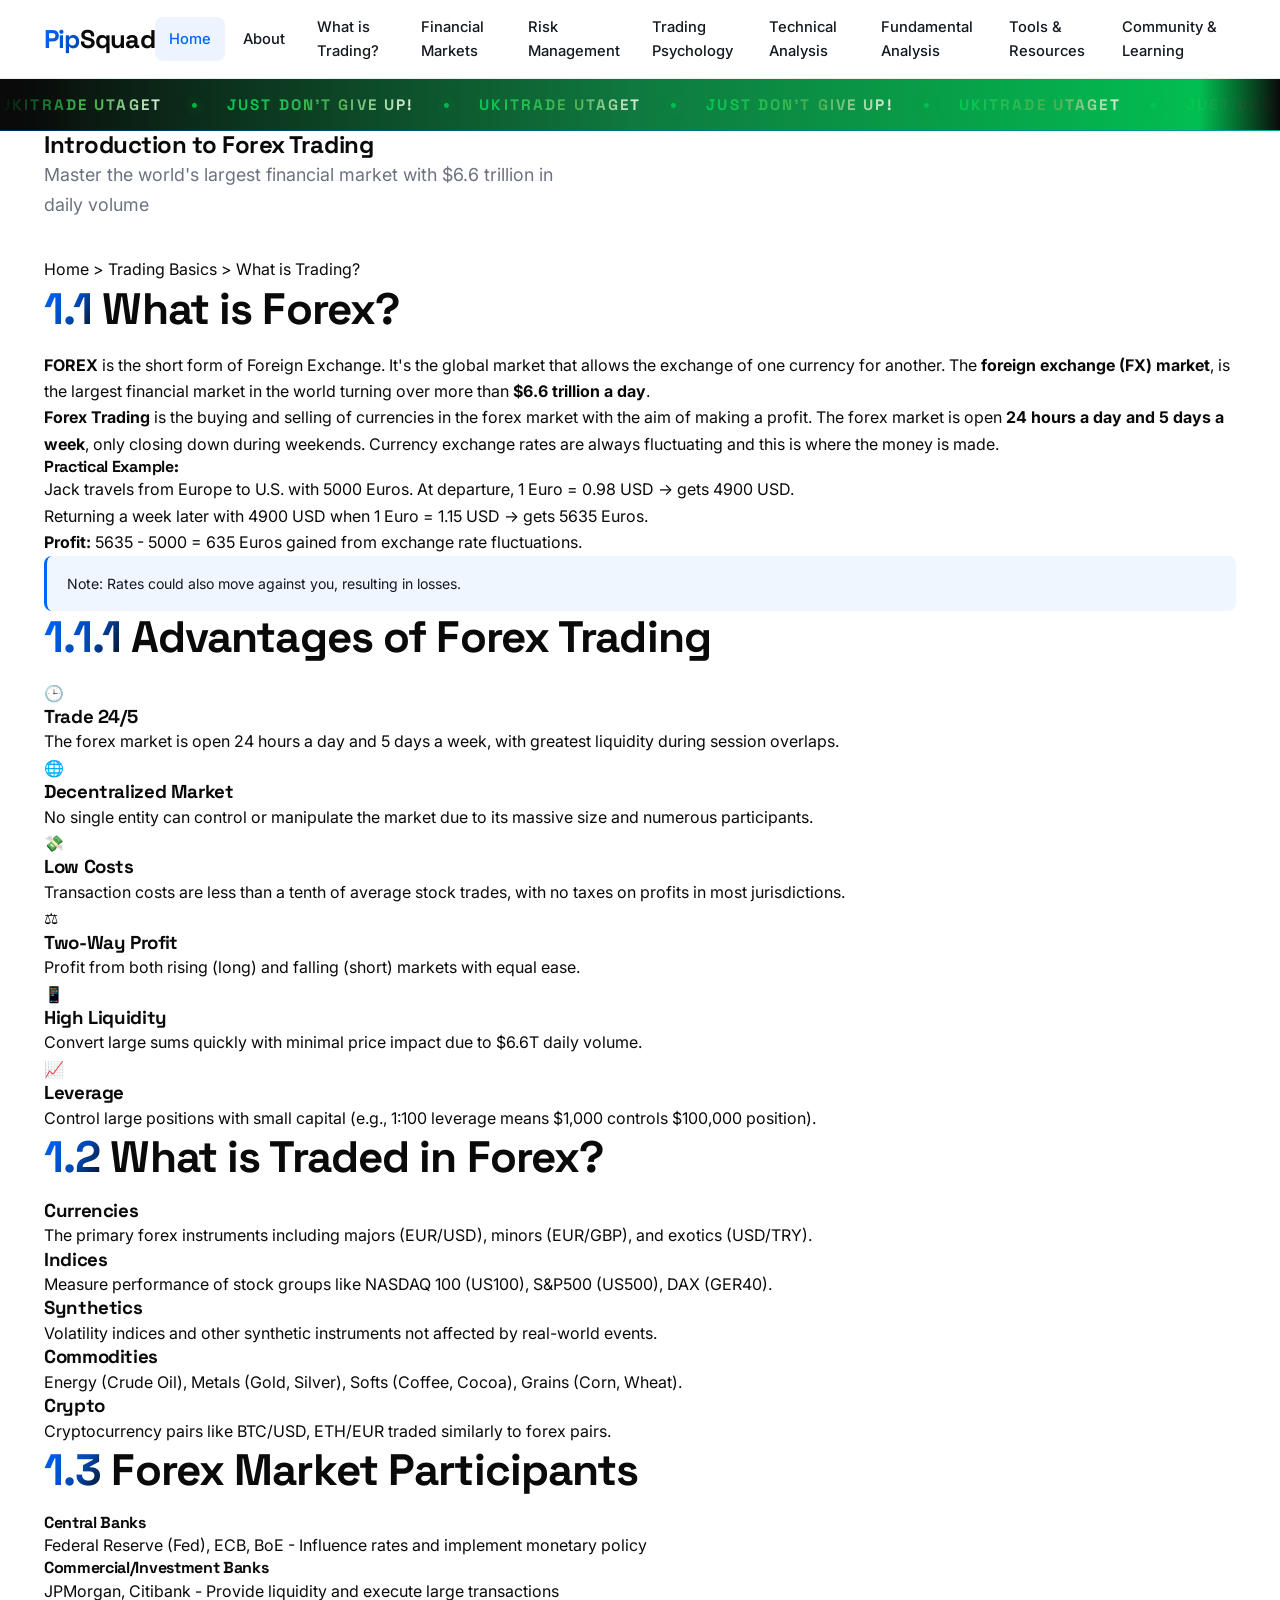
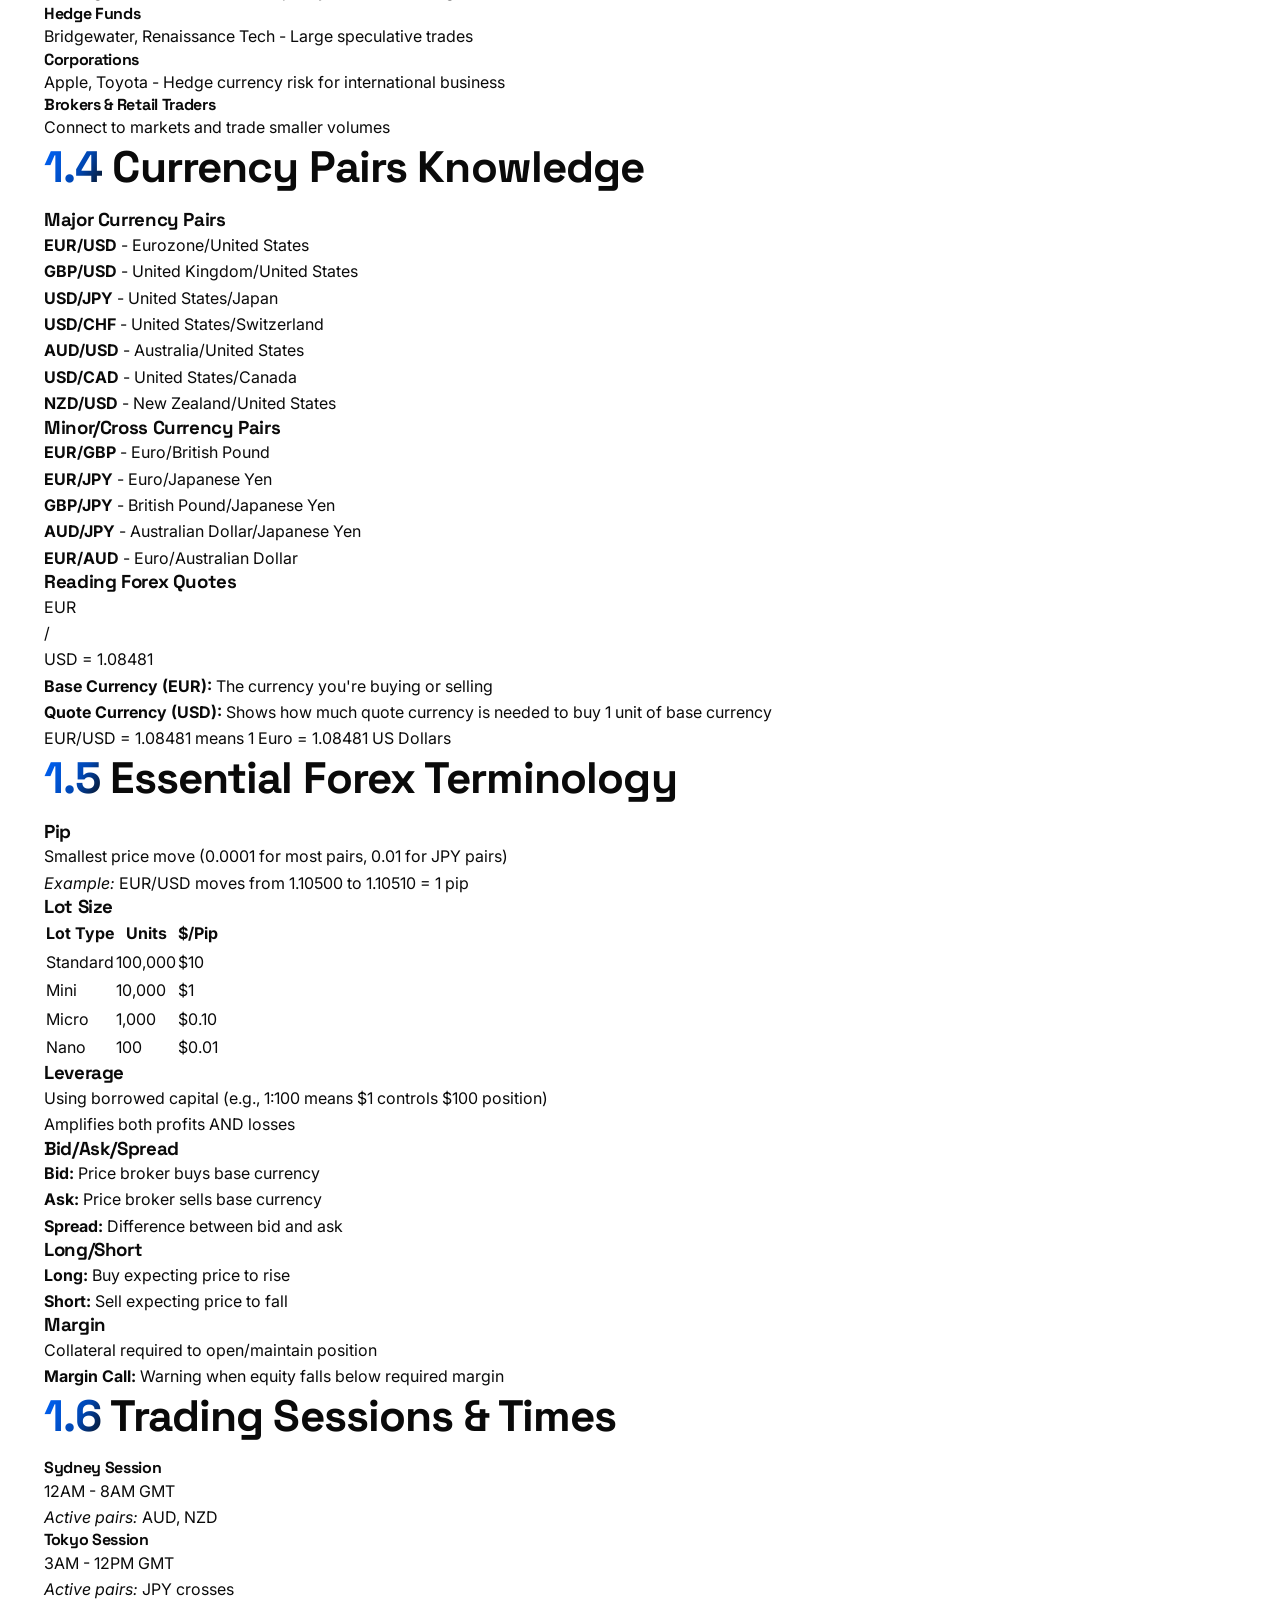
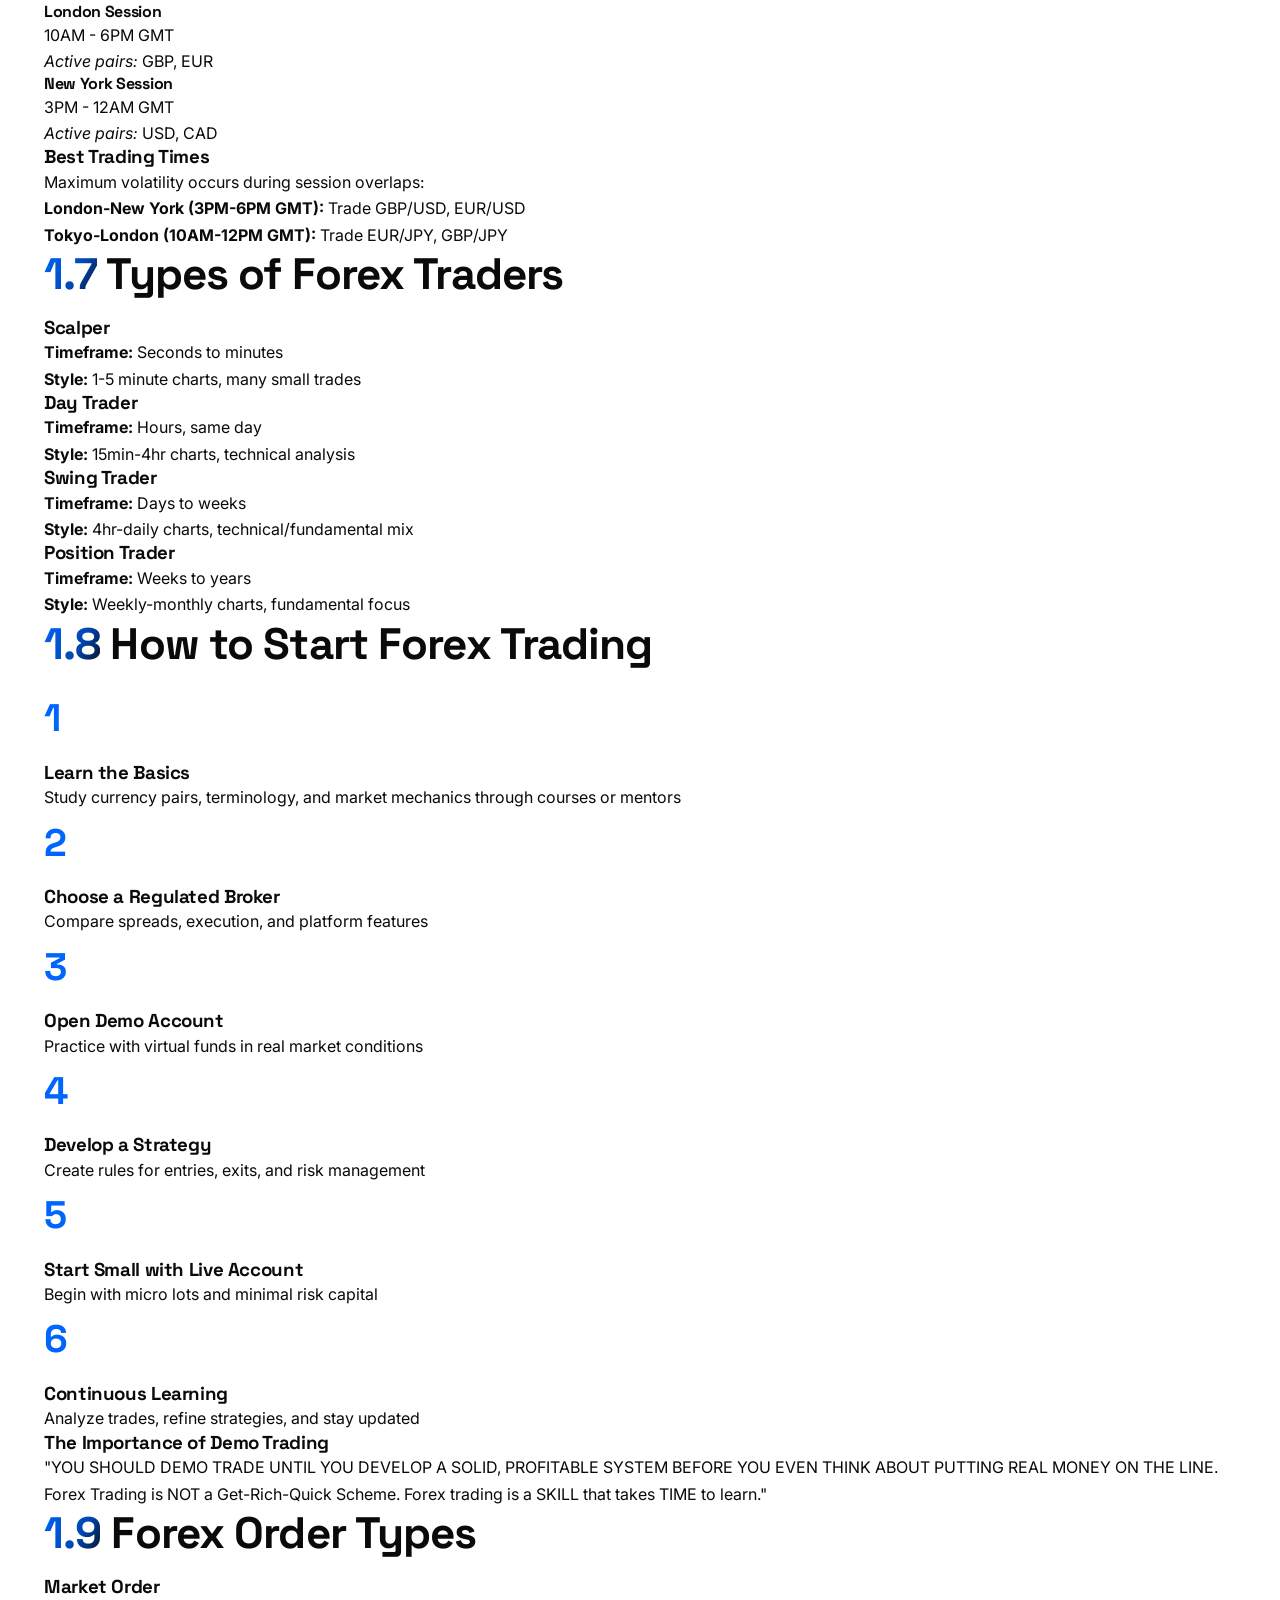
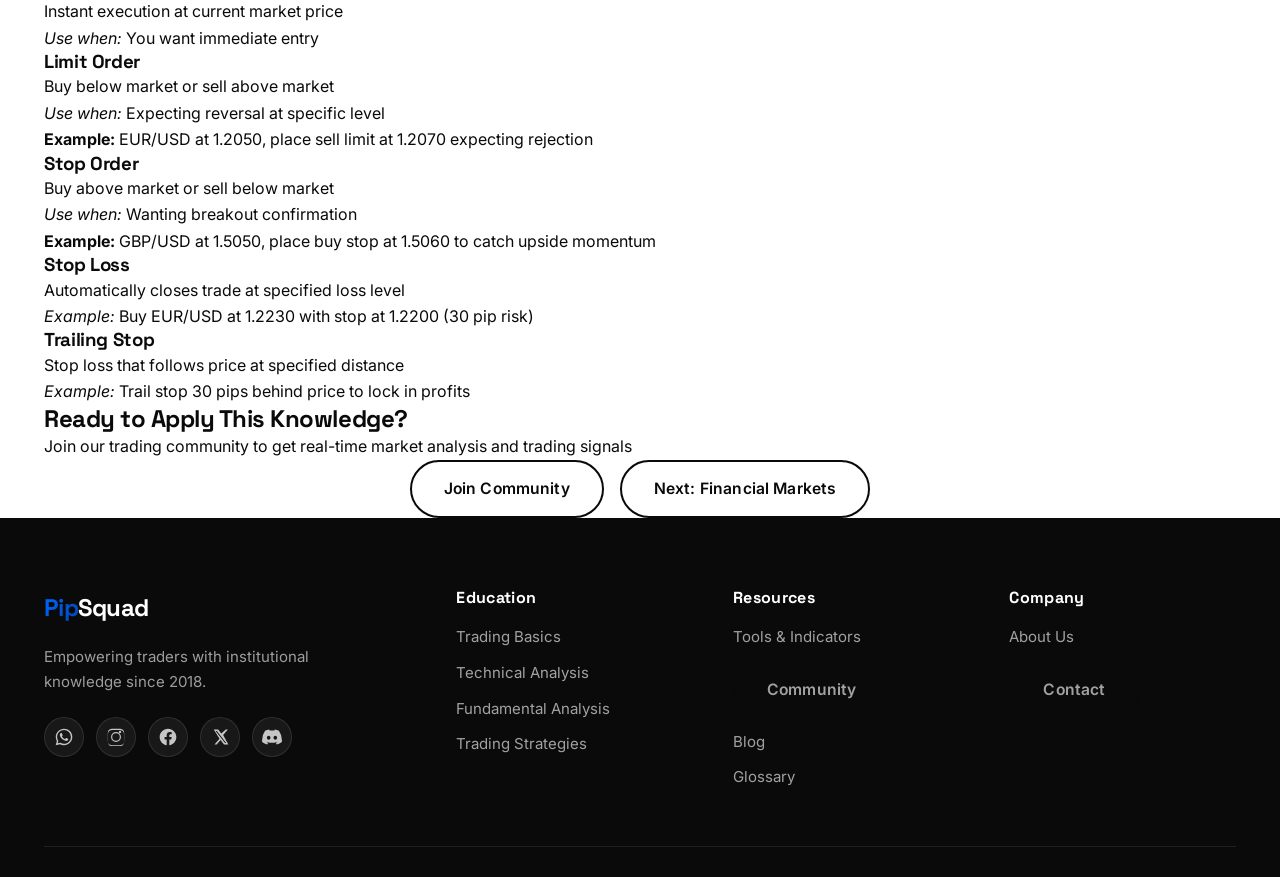
<file: what-is-trading.html>
<!DOCTYPE html>
<html lang="en">
<head>
    <meta charset="UTF-8">
    <meta name="viewport" content="width=device-width, initial-scale=1.0, maximum-scale=1.0, user-scalable=no">    <title>What is Forex Trading? | PipSquad Trading Education</title>
    <meta name="description" content="Comprehensive guide to forex trading covering currency pairs, market participants, trading sessions, order types, and essential terminology for beginners.">
    
    <!-- CSS -->
<link rel="stylesheet" href="styles.css">

    
    <!-- Fonts -->
    <link rel="preconnect" href="https://fonts.googleapis.com">
    <link rel="preconnect" href="https://fonts.gstatic.com" crossorigin>
    <link href="https://fonts.googleapis.com/css2?family=Inter:wght@300;400;500;600;700&family=Space+Grotesk:wght@400;500;600;700&display=swap" rel="stylesheet">
</head>
<body>
    <!-- Header/Navigation -->
    <header class="header">
        <div class="container">
            <div class="logo">
                <a href="/">
                    <span class="logo-gradient">Pip</span>Squad
                </a>
            </div>
            
    <nav class="navbar">
                <ul class="nav-menu">
                    <li><a href="index.html" class="active">Home</a></li>
                    <li><a href="about.html">About</a></li>
                   <li><a href="what-is-trading.html">What is Trading?</a></li>
<li><a href="financial-markets.html">Financial Markets</a></li>
<li><a href="risk-management.html">Risk Management</a></li>
<li><a href="trading-psychology.html">Trading Psychology</a></li>
                    <li class="dropdown">
                        <a href="price-action-mastery.html">Technical Analysis</a>
                        <ul class="dropdown-content">
                           <li class="dropdown-submenu">
                                <a href="price-action-mastery.html">Price Action Mastery</a>
                                <ul>
                                    <li><a href="#candlestick-patterns" class="subnav-link">Candlestick Patterns</a></li>
                                    <li><a href="smart-money-concepts.html#Liquidity" class="subnav-link">Liquidity Zones</a></li>
                                    <li><a href="smart-money-concepts.html#fair-value-gaps" class="subnav-link">Fair Value Gaps (FVGs)</a></li>
                                    <li><a href="smart-money-concepts.html#market-structure" class="subnav-link">Market Structure Shifts</a></li>
                                </ul>
                            </li>
                            <li class="dropdown-submenu">
                                <a href="smart-money-concepts.html">Smart Money Concepts (SMC)</a>
                                <ul>
                                    <li><a href=#Order-Blocks class="subnav-link">Order Blocks</a></li>
                                    <li><a href=#Liquidity class="subnav-link">Liquidity Analysis</a></li>
                                    <li><a href=#ict-kill-zones class="subnav-link">ICT Kill Zones</a></li>
                                    <li><a href=#daily-bias class="subnav-link">Daily Bias</a></li>
                                </ul>
                            </li>
                            <li><a href="tools-resources.html">Indicators & Tools</a></li>
                        </ul>
                    </li>
                    </li>
                    <li><a href="fundamental-analysis.html">Fundamental Analysis</a></li>
                    
                    <li><a href="tools-resources.html">Tools & Resources</a></li>
                    <li><a href="community.html">Community & Learning</a></li>
                </ul>
            </nav>
            
            <div class="mobile-menu-toggle">
                <span></span>
                <span></span>
                <span></span>
            </div>
        </div>
    </header>

    <!-- Forex Ticker -->
<div class="forex-ticker" aria-hidden="true">
    <div class="ticker-track">
        <span class="ticker-item">UKITRADE UTAGET</span>
        <span class="ticker-dot">•</span>
        <span class="ticker-item">JUST DON'T GIVE UP!</span>
        <span class="ticker-dot">•</span>

        <span class="ticker-item">UKITRADE UTAGET</span>
        <span class="ticker-dot">•</span>
        <span class="ticker-item">JUST DON'T GIVE UP!</span>
        <span class="ticker-dot">•</span>

        <span class="ticker-item">UKITRADE UTAGET</span>
        <span class="ticker-dot">•</span>
        <span class="ticker-item">JUST DON'T GIVE UP!</span>
        <span class="ticker-dot">•</span>
    </div>
</div>

    <!-- Hero Section -->
    <section class="page-hero">
        <div class="container">
            <h1>Introduction to Forex Trading</h1>
            <p class="hero-subtitle">Master the world's largest financial market with $6.6 trillion in daily volume</p>
        </div>
    </section>

    <!-- Breadcrumbs -->
    <div class="breadcrumbs">
        <div class="container">
            <a href="/">Home</a> &gt; 
            <a href="/trading-basics">Trading Basics</a> &gt; 
            <span>What is Trading?</span>
        </div>
    </div>

    <!-- Main Content -->
    <main class="container forex-intro-container">
        <article class="forex-intro-article">
            <section class="forex-definition">
                <h2 class="section-title"><span class="text-gradient">1.1</span> What is Forex?</h2>
                <p><strong>FOREX</strong> is the short form of Foreign Exchange. It's the global market that allows the exchange of one currency for another. The <strong>foreign exchange (FX) market</strong>, is the largest financial market in the world turning over more than <strong>$6.6 trillion a day</strong>.</p>
                
                <p><strong>Forex Trading</strong> is the buying and selling of currencies in the forex market with the aim of making a profit. The forex market is open <strong>24 hours a day and 5 days a week</strong>, only closing down during weekends. Currency exchange rates are always fluctuating and this is where the money is made.</p>
                
                <div class="example-box">
                    <h4>Practical Example:</h4>
                    <p>Jack travels from Europe to U.S. with 5000 Euros. At departure, 1 Euro = 0.98 USD → gets 4900 USD.</p>
                    <p>Returning a week later with 4900 USD when 1 Euro = 1.15 USD → gets 5635 Euros.</p>
                    <p><strong>Profit:</strong> 5635 - 5000 = 635 Euros gained from exchange rate fluctuations.</p>
                    <p class="disclaimer">Note: Rates could also move against you, resulting in losses.</p>
                </div>
            </section>

            <section class="advantages-section">
                <h2 class="section-title"><span class="text-gradient">1.1.1</span> Advantages of Forex Trading</h2>
                <div class="advantages-grid">
                    <div class="advantage-card">
                        <div class="advantage-icon">🕒</div>
                        <h3>Trade 24/5</h3>
                        <p>The forex market is open 24 hours a day and 5 days a week, with greatest liquidity during session overlaps.</p>
                    </div>
                    <div class="advantage-card">
                        <div class="advantage-icon">🌐</div>
                        <h3>Decentralized Market</h3>
                        <p>No single entity can control or manipulate the market due to its massive size and numerous participants.</p>
                    </div>
                    <div class="advantage-card">
                        <div class="advantage-icon">💸</div>
                        <h3>Low Costs</h3>
                        <p>Transaction costs are less than a tenth of average stock trades, with no taxes on profits in most jurisdictions.</p>
                    </div>
                    <div class="advantage-card">
                        <div class="advantage-icon">⚖️</div>
                        <h3>Two-Way Profit</h3>
                        <p>Profit from both rising (long) and falling (short) markets with equal ease.</p>
                    </div>
                    <div class="advantage-card">
                        <div class="advantage-icon">📱</div>
                        <h3>High Liquidity</h3>
                        <p>Convert large sums quickly with minimal price impact due to $6.6T daily volume.</p>
                    </div>
                    <div class="advantage-card">
                        <div class="advantage-icon">📈</div>
                        <h3>Leverage</h3>
                        <p>Control large positions with small capital (e.g., 1:100 leverage means $1,000 controls $100,000 position).</p>
                    </div>
                </div>
            </section>

            <section class="traded-assets">
                <h2 class="section-title"><span class="text-gradient">1.2</span> What is Traded in Forex?</h2>
                <div class="assets-grid">
                    <div class="asset-card">
                        <h3>Currencies</h3>
                        <p>The primary forex instruments including majors (EUR/USD), minors (EUR/GBP), and exotics (USD/TRY).</p>
                    </div>
                    <div class="asset-card">
                        <h3>Indices</h3>
                        <p>Measure performance of stock groups like NASDAQ 100 (US100), S&P500 (US500), DAX (GER40).</p>
                    </div>
                    <div class="asset-card">
                        <h3>Synthetics</h3>
                        <p>Volatility indices and other synthetic instruments not affected by real-world events.</p>
                    </div>
                    <div class="asset-card">
                        <h3>Commodities</h3>
                        <p>Energy (Crude Oil), Metals (Gold, Silver), Softs (Coffee, Cocoa), Grains (Corn, Wheat).</p>
                    </div>
                    <div class="asset-card">
                        <h3>Crypto</h3>
                        <p>Cryptocurrency pairs like BTC/USD, ETH/EUR traded similarly to forex pairs.</p>
                    </div>
                </div>
            </section>

            <section class="participants-section">
                <h2 class="section-title"><span class="text-gradient">1.3</span> Forex Market Participants</h2>
                <div class="participants-chart">
                    <div class="participant-tier">
                        <h4>Central Banks</h4>
                        <p>Federal Reserve (Fed), ECB, BoE - Influence rates and implement monetary policy</p>
                    </div>
                    <div class="participant-tier">
                        <h4>Commercial/Investment Banks</h4>
                        <p>JPMorgan, Citibank - Provide liquidity and execute large transactions</p>
                    </div>
                    <div class="participant-tier">
                        <h4>Hedge Funds</h4>
                        <p>Bridgewater, Renaissance Tech - Large speculative trades</p>
                    </div>
                    <div class="participant-tier">
                        <h4>Corporations</h4>
                        <p>Apple, Toyota - Hedge currency risk for international business</p>
                    </div>
                    <div class="participant-tier">
                        <h4>Brokers & Retail Traders</h4>
                        <p>Connect to markets and trade smaller volumes</p>
                    </div>
                </div>
            </section>

            <section class="currency-pairs">
                <h2 class="section-title"><span class="text-gradient">1.4</span> Currency Pairs Knowledge</h2>
                
                <div class="pair-types">
                    <div class="pair-type">
                        <h3>Major Currency Pairs</h3>
                        <ul>
                            <li><strong>EUR/USD</strong> - Eurozone/United States</li>
                            <li><strong>GBP/USD</strong> - United Kingdom/United States</li>
                            <li><strong>USD/JPY</strong> - United States/Japan</li>
                            <li><strong>USD/CHF</strong> - United States/Switzerland</li>
                            <li><strong>AUD/USD</strong> - Australia/United States</li>
                            <li><strong>USD/CAD</strong> - United States/Canada</li>
                            <li><strong>NZD/USD</strong> - New Zealand/United States</li>
                        </ul>
                    </div>
                    <div class="pair-type">
                        <h3>Minor/Cross Currency Pairs</h3>
                        <ul>
                            <li><strong>EUR/GBP</strong> - Euro/British Pound</li>
                            <li><strong>EUR/JPY</strong> - Euro/Japanese Yen</li>
                            <li><strong>GBP/JPY</strong> - British Pound/Japanese Yen</li>
                            <li><strong>AUD/JPY</strong> - Australian Dollar/Japanese Yen</li>
                            <li><strong>EUR/AUD</strong> - Euro/Australian Dollar</li>
                        </ul>
                    </div>
                </div>
                
                <div class="quote-explanation">
                    <h3>Reading Forex Quotes</h3>
                    <div class="quote-example">
                        <div class="base-currency">EUR</div>
                        <div class="separator">/</div>
                        <div class="quote-currency">USD = 1.08481</div>
                    </div>
                    <p><strong>Base Currency (EUR):</strong> The currency you're buying or selling</p>
                    <p><strong>Quote Currency (USD):</strong> Shows how much quote currency is needed to buy 1 unit of base currency</p>
                    <p>EUR/USD = 1.08481 means 1 Euro = 1.08481 US Dollars</p>
                </div>
            </section>

            <section class="terminology-section">
                <h2 class="section-title"><span class="text-gradient">1.5</span> Essential Forex Terminology</h2>
                
                <div class="term-cards">
                    <div class="term-card">
                        <h3>Pip</h3>
                        <p>Smallest price move (0.0001 for most pairs, 0.01 for JPY pairs)</p>
                        <p><em>Example:</em> EUR/USD moves from 1.10500 to 1.10510 = 1 pip</p>
                    </div>
                    <div class="term-card">
                        <h3>Lot Size</h3>
                        <table>
                            <tr><th>Lot Type</th><th>Units</th><th>$/Pip</th></tr>
                            <tr><td>Standard</td><td>100,000</td><td>$10</td></tr>
                            <tr><td>Mini</td><td>10,000</td><td>$1</td></tr>
                            <tr><td>Micro</td><td>1,000</td><td>$0.10</td></tr>
                            <tr><td>Nano</td><td>100</td><td>$0.01</td></tr>
                        </table>
                    </div>
                    <div class="term-card">
                        <h3>Leverage</h3>
                        <p>Using borrowed capital (e.g., 1:100 means $1 controls $100 position)</p>
                        <p class="warning">Amplifies both profits AND losses</p>
                    </div>
                    <div class="term-card">
                        <h3>Bid/Ask/Spread</h3>
                        <p><strong>Bid:</strong> Price broker buys base currency</p>
                        <p><strong>Ask:</strong> Price broker sells base currency</p>
                        <p><strong>Spread:</strong> Difference between bid and ask</p>
                    </div>
                    <div class="term-card">
                        <h3>Long/Short</h3>
                        <p><strong>Long:</strong> Buy expecting price to rise</p>
                        <p><strong>Short:</strong> Sell expecting price to fall</p>
                    </div>
                    <div class="term-card">
                        <h3>Margin</h3>
                        <p>Collateral required to open/maintain position</p>
                        <p><strong>Margin Call:</strong> Warning when equity falls below required margin</p>
                    </div>
                </div>
            </section>

            <section class="trading-sessions">
                <h2 class="section-title"><span class="text-gradient">1.6</span> Trading Sessions & Times</h2>
                
                <div class="sessions-timeline">
                    <div class="session">
                        <h4>Sydney Session</h4>
                        <p>12AM - 8AM GMT</p>
                        <p><em>Active pairs:</em> AUD, NZD</p>
                    </div>
                    <div class="session">
                        <h4>Tokyo Session</h4>
                        <p>3AM - 12PM GMT</p>
                        <p><em>Active pairs:</em> JPY crosses</p>
                    </div>
                    <div class="session">
                        <h4>London Session</h4>
                        <p>10AM - 6PM GMT</p>
                        <p><em>Active pairs:</em> GBP, EUR</p>
                    </div>
                    <div class="session">
                        <h4>New York Session</h4>
                        <p>3PM - 12AM GMT</p>
                        <p><em>Active pairs:</em> USD, CAD</p>
                    </div>
                </div>
                
                <div class="session-overlap">
                    <h3>Best Trading Times</h3>
                    <p>Maximum volatility occurs during session overlaps:</p>
                    <ul>
                        <li><strong>London-New York (3PM-6PM GMT):</strong> Trade GBP/USD, EUR/USD</li>
                        <li><strong>Tokyo-London (10AM-12PM GMT):</strong> Trade EUR/JPY, GBP/JPY</li>
                    </ul>
                </div>
            </section>

            <section class="trader-types">
                <h2 class="section-title"><span class="text-gradient">1.7</span> Types of Forex Traders</h2>
                
                <div class="traders-grid">
                    <div class="trader-card">
                        <h3>Scalper</h3>
                        <p><strong>Timeframe:</strong> Seconds to minutes</p>
                        <p><strong>Style:</strong> 1-5 minute charts, many small trades</p>
                    </div>
                    <div class="trader-card">
                        <h3>Day Trader</h3>
                        <p><strong>Timeframe:</strong> Hours, same day</p>
                        <p><strong>Style:</strong> 15min-4hr charts, technical analysis</p>
                    </div>
                    <div class="trader-card">
                        <h3>Swing Trader</h3>
                        <p><strong>Timeframe:</strong> Days to weeks</p>
                        <p><strong>Style:</strong> 4hr-daily charts, technical/fundamental mix</p>
                    </div>
                    <div class="trader-card">
                        <h3>Position Trader</h3>
                        <p><strong>Timeframe:</strong> Weeks to years</p>
                        <p><strong>Style:</strong> Weekly-monthly charts, fundamental focus</p>
                    </div>
                </div>
            </section>

            <section class="getting-started">
                <h2 class="section-title"><span class="text-gradient">1.8</span> How to Start Forex Trading</h2>
                
                <div class="steps-container">
                    <div class="step">
                        <div class="step-number">1</div>
                        <div class="step-content">
                            <h3>Learn the Basics</h3>
                            <p>Study currency pairs, terminology, and market mechanics through courses or mentors</p>
                        </div>
                    </div>
                    <div class="step">
                        <div class="step-number">2</div>
                        <div class="step-content">
                            <h3>Choose a Regulated Broker</h3>
                            <p>Compare spreads, execution, and platform features</p>
                        </div>
                    </div>
                    <div class="step">
                        <div class="step-number">3</div>
                        <div class="step-content">
                            <h3>Open Demo Account</h3>
                            <p>Practice with virtual funds in real market conditions</p>
                        </div>
                    </div>
                    <div class="step">
                        <div class="step-number">4</div>
                        <div class="step-content">
                            <h3>Develop a Strategy</h3>
                            <p>Create rules for entries, exits, and risk management</p>
                        </div>
                    </div>
                    <div class="step">
                        <div class="step-number">5</div>
                        <div class="step-content">
                            <h3>Start Small with Live Account</h3>
                            <p>Begin with micro lots and minimal risk capital</p>
                        </div>
                    </div>
                    <div class="step">
                        <div class="step-number">6</div>
                        <div class="step-content">
                            <h3>Continuous Learning</h3>
                            <p>Analyze trades, refine strategies, and stay updated</p>
                        </div>
                    </div>
                </div>
                
                <div class="demo-importance">
                    <h3>The Importance of Demo Trading</h3>
                    <p>"YOU SHOULD DEMO TRADE UNTIL YOU DEVELOP A SOLID, PROFITABLE SYSTEM BEFORE YOU EVEN THINK ABOUT PUTTING REAL MONEY ON THE LINE. Forex Trading is NOT a Get-Rich-Quick Scheme. Forex trading is a SKILL that takes TIME to learn."</p>
                </div>
            </section>

            <section class="order-types">
                <h2 class="section-title"><span class="text-gradient">1.9</span> Forex Order Types</h2>
                
                <div class="orders-grid">
                    <div class="order-card">
                        <h3>Market Order</h3>
                        <p>Instant execution at current market price</p>
                        <p><em>Use when:</em> You want immediate entry</p>
                    </div>
                    <div class="order-card">
                        <h3>Limit Order</h3>
                        <p>Buy below market or sell above market</p>
                        <p><em>Use when:</em> Expecting reversal at specific level</p>
                        <div class="order-example">
                            <p><strong>Example:</strong> EUR/USD at 1.2050, place sell limit at 1.2070 expecting rejection</p>
                        </div>
                    </div>
                    <div class="order-card">
                        <h3>Stop Order</h3>
                        <p>Buy above market or sell below market</p>
                        <p><em>Use when:</em> Wanting breakout confirmation</p>
                        <div class="order-example">
                            <p><strong>Example:</strong> GBP/USD at 1.5050, place buy stop at 1.5060 to catch upside momentum</p>
                        </div>
                    </div>
                    <div class="order-card">
                        <h3>Stop Loss</h3>
                        <p>Automatically closes trade at specified loss level</p>
                        <p><em>Example:</em> Buy EUR/USD at 1.2230 with stop at 1.2200 (30 pip risk)</p>
                    </div>
                    <div class="order-card">
                        <h3>Trailing Stop</h3>
                        <p>Stop loss that follows price at specified distance</p>
                        <p><em>Example:</em> Trail stop 30 pips behind price to lock in profits</p>
                    </div>
                </div>
            </section>
        </article>
    </main>

    <!-- CTA Section -->
    <section class="knowledge-cta">
        <div class="container">
            <h2>Ready to Apply This Knowledge?</h2>
            <p>Join our trading community to get real-time market analysis and trading signals</p>
            <div class="cta-buttons">
                <a href="https://chat.whatsapp.com/D1Pj3rGkiK6FLyABIWQqbi" target="_blank" class="btn btn-secondary" class="btn btn-primary">Join Community</a>
                <a href="financial-markets.html" class="btn btn-secondary">Next: Financial Markets</a>
            </div>
        </div>
    </section>

    <!-- Footer - Consistent with index.html -->
    <footer class="footer">
        <div class="container">
            <div class="footer-grid">
                <div class="footer-brand">
                    <div class="logo">
                        <a href="/">
                            <span class="logo-gradient">Pip</span>Squad
                        </a>
                    </div>
                    <p>Empowering traders with institutional knowledge since 2018.</p>
                   <div class="social-links">
    <!-- WhatsApp -->
    <a href="https://wa.me/254712345678" target="_blank" rel="noopener noreferrer" aria-label="WhatsApp">
        <svg viewBox="0 0 24 24" fill="currentColor" xmlns="http://www.w3.org/2000/svg">
            <path d="M19.05 4.91A9.82 9.82 0 0 0 12.04 2C6.58 2 2.13 6.45 2.13 11.91c0 1.75.46 3.45 1.32 4.95L2 22l5.25-1.38a9.9 9.9 0 0 0 4.79 1.22h.01c5.46 0 9.91-4.45 9.91-9.91 0-2.65-1.03-5.14-2.91-7.02Zm-7.01 15.24h-.01a8.23 8.23 0 0 1-4.19-1.15l-.3-.18-3.12.82.83-3.04-.2-.31a8.22 8.22 0 0 1-1.26-4.38c0-4.54 3.7-8.23 8.25-8.23 2.2 0 4.27.86 5.82 2.42a8.18 8.18 0 0 1 2.41 5.82c0 4.54-3.7 8.23-8.23 8.23Zm4.52-6.16c-.25-.12-1.47-.72-1.69-.81-.23-.08-.39-.12-.56.13-.16.25-.64.81-.79.97-.14.17-.29.19-.54.06-.25-.12-1.05-.39-1.99-1.23-.74-.66-1.23-1.47-1.38-1.72-.14-.25-.02-.39.11-.51.11-.11.25-.29.37-.43.12-.14.16-.25.25-.41.08-.17.04-.31-.02-.43-.06-.12-.56-1.34-.76-1.84-.2-.48-.4-.42-.56-.43-.14 0-.31-.01-.47-.01-.16 0-.43.06-.66.31-.23.25-.86.85-.86 2.07 0 1.22.89 2.4 1.01 2.56.12.17 1.75 2.67 4.23 3.74.59.26 1.05.41 1.41.52.59.19 1.13.16 1.56.1.48-.07 1.47-.6 1.68-1.18.21-.58.21-1.08.14-1.18-.06-.11-.22-.17-.47-.29Z"/>
        </svg>
    </a>

    <!-- Instagram -->
    <a href="https://instagram.com/pipsquad" target="_blank" rel="noopener noreferrer" aria-label="Instagram">
        <svg viewBox="0 0 24 24" fill="currentColor" xmlns="http://www.w3.org/2000/svg">
            <path d="M12 2.16c3.2 0 3.58.01 4.85.07 1.17.05 1.8.25 2.23.41.56.22.96.48 1.38.9.42.42.68.82.9 1.38.16.42.36 1.06.41 2.23.06 1.27.07 1.65.07 4.85s-.01 3.58-.07 4.85c-.05 1.17-.25 1.8-.41 2.23-.22.56-.48.96-.9 1.38-.42.42-.82.68-1.38.9-.42.16-1.06.36-2.23.41-1.27.06-1.65.07-4.85.07s-3.58-.01-4.85-.07c-1.17-.05-1.8-.25-2.23-.41a3.72 3.72 0 0 1-1.38-.9 3.72 3.72 0 0 1-.9-1.38c-.16-.42-.36-1.06-.41-2.23C2.17 15.58 2.16 15.2 2.16 12s.01-3.58.07-4.85c.05-1.17.25-1.8.41-2.23.22-.56.48-.96.9-1.38.42-.42.82-.68 1.38-.9.42-.16 1.06-.36 2.23-.41C8.42 2.17 8.8 2.16 12 2.16Zm0 1.44c-3.14 0-3.51.01-4.75.07-1.15.05-1.77.24-2.18.4-.55.22-.94.47-1.35.88-.41.41-.66.8-.88 1.35-.16.41-.35 1.03-.4 2.18-.06 1.24-.07 1.61-.07 4.75s.01 3.51.07 4.75c.05 1.15.24 1.77.4 2.18.22.55.47.94.88 1.35.41.41.8.66 1.35.88.41.16 1.03.35 2.18.4 1.24.06 1.61.07 4.75.07s3.51-.01 4.75-.07c1.15-.05 1.77-.24 2.18-.4.55-.22.94-.47 1.35-.88.41-.41.66-.8.88-1.35.16-.41.35-1.03.4-2.18.06-1.24.07-1.61.07-4.75s-.01-3.51-.07-4.75c-.05-1.15-.24-1.77-.4-2.18a3.63 3.63 0 0 0-.88-1.35 3.63 3.63 0 0 0-1.35-.88c-.41-.16-1.03-.35-2.18-.4-1.24-.06-1.61-.07-4.75-.07Zm0 2.45a5.95 5.95 0 1 1 0 11.9 5.95 5.95 0 0 1 0-11.9Zm0 1.44a4.51 4.51 0 1 0 0 9.02 4.51 4.51 0 0 0 0-9.02Zm6.2-1.6a1.4 1.4 0 1 1-2.8 0 1.4 1.4 0 0 1 2.8 0Z"/>
        </svg>
    </a>

    <!-- Facebook -->
    <a href="https://facebook.com/pipsquad" target="_blank" rel="noopener noreferrer" aria-label="Facebook">
        <svg viewBox="0 0 24 24" fill="currentColor" xmlns="http://www.w3.org/2000/svg">
            <path d="M22 12.06C22 6.5 17.52 2 12 2S2 6.5 2 12.06c0 5.02 3.66 9.18 8.44 9.94v-7.03H7.9v-2.91h2.54V9.85c0-2.51 1.49-3.9 3.77-3.9 1.09 0 2.24.2 2.24.2v2.46h-1.26c-1.24 0-1.63.78-1.63 1.57v1.88h2.78l-.45 2.91h-2.33V22c4.78-.76 8.44-4.92 8.44-9.94Z"/>
        </svg>
    </a>

    <!-- Twitter / X -->
    <a href="https://x.com/pipsquad" target="_blank" rel="noopener noreferrer" aria-label="X (Twitter)">
        <svg viewBox="0 0 24 24" fill="currentColor" xmlns="http://www.w3.org/2000/svg">
            <path d="M18.9 3H21.5l-5.7 6.5L22 21h-5.2l-4.1-5.3L8 21H5.4l6-6.9L4.5 3h5.3l3.7 4.9L18.9 3Zm-.9 16.1h1.4L8.2 4.8H6.7l11.3 14.3Z"/>
        </svg>
    </a>

    <!-- Discord -->
    <a href="https://discord.gg/yourinvite" target="_blank" rel="noopener noreferrer" aria-label="Discord">
        <svg viewBox="0 0 24 24" fill="currentColor" xmlns="http://www.w3.org/2000/svg">
            <path d="M20.32 4.37A19.79 19.79 0 0 0 15.45 3a13.7 13.7 0 0 0-.63 1.28 18.4 18.4 0 0 0-5.65 0A13.7 13.7 0 0 0 8.55 3 19.79 19.79 0 0 0 3.68 4.37 20.28 20.28 0 0 0 .16 18.06a19.9 19.9 0 0 0 6 3 14.66 14.66 0 0 0 1.29-2.1 12.86 12.86 0 0 1-2.04-.98c.17-.13.34-.26.5-.4a14.23 14.23 0 0 0 12.17 0c.16.14.33.27.5.4a12.9 12.9 0 0 1-2.04.98 14.5 14.5 0 0 0 1.29 2.1 19.9 19.9 0 0 0 6-3 20.28 20.28 0 0 0-3.51-13.7ZM8.02 15.33c-1.18 0-2.15-1.08-2.15-2.4s.95-2.42 2.15-2.42c1.2 0 2.17 1.1 2.15 2.42 0 1.32-.95 2.4-2.15 2.4Zm7.96 0c-1.18 0-2.15-1.08-2.15-2.4s.95-2.42 2.15-2.42c1.2 0 2.17 1.1 2.15 2.42 0 1.32-.95 2.4-2.15 2.4Z"/>
        </svg>
    </a>
</div>
                </div>
                
                <div class="footer-links">
                    <h3>Education</h3>
                    <ul>
                        <li><a href="what-is-trading.html">Trading Basics</a></li>
                        <li><a href="price-action-mastery.html">Technical Analysis</a></li>
                        <li><a href="fundamental-analysis.html">Fundamental Analysis</a></li>
                        <li><a href="smart-money-concepts.html">Trading Strategies</a></li>
                    </ul>
                </div>
                
                <div class="footer-links">
                    <h3>Resources</h3>
                    <ul>
                        <li><a href="tools-resources.html">Tools & Indicators</a></li>
                        <li><a href="https://chat.whatsapp.com/D1Pj3rGkiK6FLyABIWQqbi" target="_blank" class="btn btn-secondary">Community</a></li>
                        <li><a href="#">Blog</a></li>
                        <li><a href="#">Glossary</a></li>
                    </ul>
                </div>
                
                <div class="footer-links">
                    <h3>Company</h3>
                    <ul>
                        <li><a href="about.html">About Us</a></li>
                        <li><a href="https://chat.whatsapp.com/D1Pj3rGkiK6FLyABIWQqbi" target="_blank" class="btn btn-secondary">Contact</a></li>
                       
                    </ul>
                </div>
            </div>
        </div>
    </footer>

    <script>
// Mobile menu toggle
document.addEventListener('DOMContentLoaded', function() {
    const mobileToggle = document.querySelector('.mobile-menu-toggle');
    const navMenu = document.querySelector('.nav-menu');
    
    if (mobileToggle && navMenu) {
        mobileToggle.addEventListener('click', function() {
            navMenu.classList.toggle('active');
            mobileToggle.classList.toggle('active');
        });
    }
    
    // Close dropdowns when clicking elsewhere
    document.addEventListener('click', function(e) {
        if (!e.target.closest('.dropdown') && window.innerWidth <= 768) {
            document.querySelectorAll('.dropdown-content').forEach(dropdown => {
                dropdown.style.display = 'none';
            });
        }
    });
});
</script>


    <!-- JavaScript -->
     <script src="nav.js"></script>
   
   
</body>

</html>
</file>
<file: styles.css>
/* ==========================================================
   PIPSQUAD — GLOBAL STYLESHEET
   Palette: White / Blue / Black
   ========================================================== */

:root {
  --white: #ffffff;
  --off-white: #f7f9fc;
  --light-gray: #e8edf4;
  --gray: #6b7280;

  --black: #0a0a0a;
  --charcoal: #14181f;
  --slate: #1e2530;

  --blue: #0066ff;
  --blue-dark: #0047b3;
  --blue-light: #3d8bff;
  --blue-glow: rgba(0, 102, 255, 0.25);

  --radius-sm: 8px;
  --radius-md: 14px;
  --radius-lg: 22px;

  --shadow-sm: 0 2px 8px rgba(10, 10, 10, 0.06);
  --shadow-md: 0 8px 24px rgba(10, 10, 10, 0.08);
  --shadow-lg: 0 20px 60px rgba(0, 102, 255, 0.18);

  --transition: 0.3s cubic-bezier(0.4, 0, 0.2, 1);
  --container: 1240px;
}

/* ---------- RESET ---------- */
*,
*::before,
*::after {
  box-sizing: border-box;
  margin: 0;
  padding: 0;
}

html {
  scroll-behavior: smooth;
  -webkit-text-size-adjust: 100%;
}

body {
  font-family: 'Inter', system-ui, -apple-system, sans-serif;
  background: var(--white);
  color: var(--black);
  line-height: 1.65;
  overflow-x: hidden;
  -webkit-font-smoothing: antialiased;
}

h1, h2, h3, h4 {
  font-family: 'Space Grotesk', 'Inter', sans-serif;
  font-weight: 700;
  line-height: 1.2;
  letter-spacing: -0.02em;
  color: var(--black);
}

a { text-decoration: none; color: inherit; }
ul { list-style: none; }
img { max-width: 100%; display: block; }
button { font-family: inherit; cursor: pointer; border: none; background: none; }

/* ---------- UTILITIES ---------- */
.container {
  width: 100%;
  max-width: var(--container);
  margin: 0 auto;
  padding: 0 24px;
}

.text-gradient {
  background: linear-gradient(120deg, var(--blue) 0%, var(--blue-dark) 60%, var(--black) 100%);
  -webkit-background-clip: text;
  background-clip: text;
  -webkit-text-fill-color: transparent;
  color: transparent;
}

.logo-gradient {
  background: linear-gradient(120deg, var(--blue) 0%, var(--blue-dark) 100%);
  -webkit-background-clip: text;
  background-clip: text;
  -webkit-text-fill-color: transparent;
}

.section-title {
  font-size: clamp(1.9rem, 4vw, 2.75rem);
  margin-bottom: 16px;
}

.section-subtitle {
  color: var(--gray);
  font-size: 1.05rem;
  max-width: 620px;
  margin: 0 auto 48px;
  text-align: center;
}

/* ---------- BUTTONS ---------- */
.btn {
  display: inline-flex;
  align-items: center;
  justify-content: center;
  gap: 8px;
  padding: 14px 32px;
  border-radius: 50px;
  font-weight: 600;
  font-size: 0.98rem;
  letter-spacing: 0.01em;
  transition: var(--transition);
  position: relative;
  overflow: hidden;
  white-space: nowrap;
}

.btn-primary {
  background: var(--blue);
  color: var(--white);
  box-shadow: 0 8px 24px var(--blue-glow);
}

.btn-primary:hover {
  background: var(--blue-dark);
  transform: translateY(-2px);
  box-shadow: 0 14px 32px var(--blue-glow);
}

.btn-secondary {
  background: transparent;
  color: var(--black);
  border: 2px solid var(--black);
}

.btn-secondary:hover {
  background: var(--black);
  color: var(--white);
  transform: translateY(-2px);
}

/* ==========================================================
   HEADER / NAVIGATION
   ========================================================== */
.header {
  position: sticky;
  top: 0;
  z-index: 1000;
  background: rgba(255, 255, 255, 0.92);
  backdrop-filter: blur(14px);
  -webkit-backdrop-filter: blur(14px);
  border-bottom: 1px solid var(--light-gray);
  transition: var(--transition);
}

.header.scrolled {
  box-shadow: var(--shadow-sm);
}

.header .container {
  display: flex;
  align-items: center;
  justify-content: space-between;
  height: 78px;
}

.logo a {
  font-family: 'Space Grotesk', sans-serif;
  font-size: 1.6rem;
  font-weight: 700;
  color: var(--black);
  letter-spacing: -0.03em;
}

/* ---------- NAV ---------- */
.nav-menu {
  display: flex;
  align-items: center;
  gap: 4px;
}

.nav-menu > li > a {
  display: inline-flex;
  align-items: center;
  gap: 4px;
  padding: 10px 14px;
  font-size: 0.92rem;
  font-weight: 500;
  color: var(--charcoal);
  border-radius: 8px;
  transition: var(--transition);
}

.nav-menu > li > a:hover,
.nav-menu > li > a.active {
  color: var(--blue);
  background: rgba(0, 102, 255, 0.07);
}

.caret {
  font-size: 0.7rem;
  transition: transform var(--transition);
}

.dropdown:hover .caret {
  transform: rotate(180deg);
}

/* ---------- DROPDOWN ---------- */
.dropdown {
  position: relative;
}

.dropdown-content {
  position: absolute;
  top: 100%;
  left: 0;
  min-width: 260px;
  background: var(--white);
  border: 1px solid var(--light-gray);
  border-radius: var(--radius-md);
  box-shadow: var(--shadow-md);
  padding: 8px;
  opacity: 0;
  visibility: hidden;
  transform: translateY(10px);
  transition: var(--transition);
  z-index: 100;
}

.dropdown:hover .dropdown-content {
  opacity: 1;
  visibility: visible;
  transform: translateY(6px);
}

.dropdown-content > li > a,
.dropdown-content .dropdown-submenu > a {
  display: block;
  padding: 10px 14px;
  font-size: 0.9rem;
  border-radius: 8px;
  color: var(--charcoal);
  transition: var(--transition);
}

.dropdown-content > li > a:hover,
.dropdown-content .dropdown-submenu > a:hover {
  background: var(--off-white);
  color: var(--blue);
}

/* Submenu */
.dropdown-submenu {
  position: relative;
}

.dropdown-submenu > ul {
  position: absolute;
  left: 100%;
  top: 0;
  min-width: 240px;
  background: var(--white);
  border: 1px solid var(--light-gray);
  border-radius: var(--radius-md);
  box-shadow: var(--shadow-md);
  padding: 8px;
  opacity: 0;
  visibility: hidden;
  transform: translateX(10px);
  transition: var(--transition);
}

.dropdown-submenu:hover > ul {
  opacity: 1;
  visibility: visible;
  transform: translateX(6px);
}

.subnav-link {
  display: block;
  padding: 9px 14px;
  font-size: 0.86rem;
  color: var(--gray);
  border-radius: 8px;
  transition: var(--transition);
}

.subnav-link:hover {
  background: var(--off-white);
  color: var(--blue);
}

/* ---------- MOBILE TOGGLE ---------- */
.mobile-menu-toggle {
  display: none;
  flex-direction: column;
  justify-content: space-between;
  width: 30px;
  height: 22px;
  cursor: pointer;
}

.mobile-menu-toggle span {
  display: block;
  height: 3px;
  width: 100%;
  background: var(--black);
  border-radius: 3px;
  transition: var(--transition);
}

.mobile-menu-toggle.active span:nth-child(1) {
  transform: translateY(9.5px) rotate(45deg);
}
.mobile-menu-toggle.active span:nth-child(2) {
  opacity: 0;
}
.mobile-menu-toggle.active span:nth-child(3) {
  transform: translateY(-9.5px) rotate(-45deg);
}

/* ==========================================================
   HOME — HERO
   ========================================================== */
.hero {
  position: relative;
  padding: 90px 0 120px;
  background: linear-gradient(180deg, var(--white) 0%, var(--off-white) 100%);
  overflow: hidden;
}

.hero::before {
  content: '';
  position: absolute;
  top: -180px;
  right: -180px;
  width: 520px;
  height: 520px;
  background: radial-gradient(circle, var(--blue-glow) 0%, transparent 70%);
  border-radius: 50%;
  pointer-events: none;
}

.hero::after {
  content: '';
  position: absolute;
  bottom: -120px;
  left: -120px;
  width: 400px;
  height: 400px;
  background: radial-gradient(circle, rgba(0, 71, 179, 0.10) 0%, transparent 70%);
  border-radius: 50%;
  pointer-events: none;
}

.hero .container {
  display: grid;
  grid-template-columns: 1.05fr 1fr;
  gap: 60px;
  align-items: center;
  position: relative;
  z-index: 2;
}

.hero-title {
  font-size: clamp(2.2rem, 5vw, 3.6rem);
  margin-bottom: 22px;
  letter-spacing: -0.03em;
}

.typing-text {
  display: block;
  color: var(--black);
  font-weight: 600;
  margin-bottom: 6px;
}

.hero-title .text-gradient {
  display: block;
  font-size: 1.05em;
}

.hero-subtitle {
  font-size: 1.12rem;
  color: var(--gray);
  max-width: 540px;
  margin-bottom: 36px;
  line-height: 1.7;
}

.hero-cta {
  display: flex;
  gap: 16px;
  flex-wrap: wrap;
}

.hero-graphic {
  position: relative;
  display: flex;
  justify-content: center;
}

.hero-graphic img {
  width: 100%;
  max-width: 520px;
  border-radius: var(--radius-lg);
  box-shadow: var(--shadow-lg);
  border: 1px solid var(--light-gray);
  animation: floatY 6s ease-in-out infinite;
}

@keyframes floatY {
  0%, 100% { transform: translateY(0); }
  50% { transform: translateY(-14px); }
}

/* ---------- SCROLL INDICATOR ---------- */
.scroll-indicator {
  position: absolute;
  bottom: 30px;
  left: 50%;
  transform: translateX(-50%);
  display: flex;
  flex-direction: column;
  align-items: center;
  gap: 6px;
}

.scroll-indicator span {
  display: block;
  width: 5px;
  height: 5px;
  border-radius: 50%;
  background: var(--blue);
  animation: scrollDot 1.6s infinite;
}

.scroll-indicator span:nth-child(2) { animation-delay: 0.2s; }
.scroll-indicator span:nth-child(3) { animation-delay: 0.4s; }

@keyframes scrollDot {
  0%, 100% { opacity: 0.3; transform: translateY(0); }
  50% { opacity: 1; transform: translateY(6px); }
}

/* ==========================================================
   FEATURES GRID
   ========================================================== */
.features-grid {
  display: grid;
  grid-template-columns: repeat(auto-fit, minmax(240px, 1fr));
  gap: 26px;
  max-width: var(--container);
  margin: -60px auto 50px;
  padding: 0 24px;
  position: relative;
  z-index: 5;
}

.feature-card {
  background: var(--white);
  border: 1px solid var(--light-gray);
  border-radius: var(--radius-md);
  padding: 34px 26px;
  text-align: center;
  transition: var(--transition);
  box-shadow: var(--shadow-sm);
}

.feature-card:hover {
  transform: translateY(-8px);
  border-color: var(--blue);
  box-shadow: var(--shadow-lg);
}

.feature-icon {
  width: 64px;
  height: 64px;
  margin: 0 auto 20px;
  display: flex;
  align-items: center;
  justify-content: center;
  background: rgba(0, 102, 255, 0.08);
  border-radius: 16px;
  transition: var(--transition);
}

.feature-card:hover .feature-icon {
  background: var(--blue);
  transform: rotate(-6deg) scale(1.05);
}

.feature-icon svg {
  width: 32px;
  height: 32px;
  transition: var(--transition);
}

.feature-card:hover .feature-icon svg path,
.feature-card:hover .feature-icon svg circle {
  stroke: var(--white);
  fill: var(--white);
}

.feature-card h3 {
  font-size: 1.15rem;
  margin-bottom: 10px;
}

.feature-card p {
  color: var(--gray);
  font-size: 0.94rem;
  line-height: 1.6;
}

/* ==========================================================
   CTA SECTIONS (Home + About)
   ========================================================== */
.cta-section,
.about-cta {
  background: linear-gradient(135deg, var(--black) 0%, var(--slate) 60%, var(--blue-dark) 130%);
  color: var(--white);
  padding: 90px 0;
  position: relative;
  overflow: hidden;
}

.cta-section::before,
.about-cta::before {
  content: '';
  position: absolute;
  top: -50%;
  right: -10%;
  width: 500px;
  height: 500px;
  background: radial-gradient(circle, var(--blue-glow) 0%, transparent 65%);
  border-radius: 50%;
}

.cta-content,
.about-cta .container {
  position: relative;
  z-index: 2;
  text-align: center;
  max-width: 760px;
  margin: 0 auto;
}

.cta-content h2,
.about-cta h2 {
  color: var(--white);
  font-size: clamp(1.8rem, 4vw, 2.6rem);
  margin-bottom: 18px;
}

.cta-content p,
.about-cta p {
  color: rgba(255, 255, 255, 0.78);
  font-size: 1.08rem;
  margin-bottom: 34px;
}

.cta-buttons {
  display: flex;
  gap: 16px;
  justify-content: center;
  flex-wrap: wrap;
}

.about-cta .btn-secondary {
  border-color: var(--white);
  color: var(--white);
}

.about-cta .btn-secondary:hover {
  background: var(--white);
  color: var(--black);
}

/* ==========================================================
   FOOTER
   ========================================================== */
.footer {
  background: var(--black);
  color: rgba(255, 255, 255, 0.72);
  padding: 70px 0 30px;
  font-size: 0.94rem;
}

.footer-grid {
  display: grid;
  grid-template-columns: 1.6fr 1fr 1fr 1fr;
  gap: 50px;
  padding-bottom: 45px;
  border-bottom: 1px solid rgba(255, 255, 255, 0.09);
}

.footer-brand .logo a {
  color: var(--white);
  font-size: 1.5rem;
}

.footer-brand p {
  margin: 18px 0 22px;
  max-width: 320px;
  color: rgba(255, 255, 255, 0.6);
}

.social-links {
  display: flex;
  gap: 12px;
}

.social-links a {
  display: inline-flex;
  align-items: center;
  justify-content: center;
  width: 40px;
  height: 40px;
  border-radius: 50%;
  background: rgba(255, 255, 255, 0.06);
  border: 1px solid rgba(255, 255, 255, 0.1);
  transition: var(--transition);
}

.social-links a:hover {
  background: var(--blue);
  border-color: var(--blue);
  transform: translateY(-3px);
}

.footer-links h3 {
  color: var(--white);
  font-size: 1rem;
  margin-bottom: 18px;
  letter-spacing: 0.02em;
}

.footer-links ul li {
  margin-bottom: 11px;
}

.footer-links a {
  color: rgba(255, 255, 255, 0.62);
  transition: var(--transition);
}

.footer-links a:hover {
  color: var(--blue-light);
  padding-left: 4px;
}

.footer-bottom {
  padding-top: 26px;
  display: flex;
  justify-content: space-between;
  gap: 20px;
  flex-wrap: wrap;
  font-size: 0.84rem;
  color: rgba(255, 255, 255, 0.45);
}

/* ==========================================================
   ABOUT PAGE
   ========================================================== */
.about-hero {
  padding: 100px 0 70px;
  background: linear-gradient(180deg, var(--white) 0%, var(--off-white) 100%);
  text-align: center;
  position: relative;
  overflow: hidden;
}

.about-hero::before {
  content: '';
  position: absolute;
  top: -140px;
  left: 50%;
  transform: translateX(-50%);
  width: 700px;
  height: 400px;
  background: radial-gradient(ellipse, var(--blue-glow) 0%, transparent 70%);
  pointer-events: none;
}

.about-hero-content {
  position: relative;
  z-index: 2;
  max-width: 900px;
  margin: 0 auto;
}

.about-hero-title {
  font-size: clamp(2.1rem, 5vw, 3.4rem);
  line-height: 1.18;
  margin-bottom: 22px;
}

.about-hero-title .text-gradient {
  display: block;
  margin-bottom: 4px;
}

.about-hero-subtitle {
  color: var(--gray);
  font-size: 1.1rem;
  line-height: 1.75;
  max-width: 700px;
  margin: 0 auto;
}

/* ---------- MISSION ---------- */
.mission-section {
  padding: 90px 0;
}

.mission-statement {
  max-width: 820px;
  margin: 0 auto 60px;
  text-align: center;
}

.mission-statement p {
  color: var(--gray);
  font-size: 1.08rem;
  margin-bottom: 18px;
  line-height: 1.8;
}

.mission-values {
  display: grid;
  grid-template-columns: repeat(auto-fit, minmax(240px, 1fr));
  gap: 26px;
}

.value-card {
  background: var(--white);
  border: 1px solid var(--light-gray);
  border-radius: var(--radius-md);
  padding: 38px 28px;
  text-align: center;
  transition: var(--transition);
}

.value-card:hover {
  border-color: var(--blue);
  transform: translateY(-6px);
  box-shadow: var(--shadow-lg);
}

.value-icon {
  font-size: 2.4rem;
  margin-bottom: 18px;
}

.value-card h3 {
  font-size: 1.18rem;
  margin-bottom: 10px;
}

.value-card p {
  color: var(--gray);
  font-size: 0.94rem;
}

/* ---------- FOUNDER ---------- */
.founder-section {
  padding: 90px 0;
  background: var(--off-white);
}

.founder-grid {
  display: grid;
  grid-template-columns: 1fr 1.15fr;
  gap: 60px;
  align-items: center;
}

.founder-image {
  position: relative;
}

.image-container {
  width: 100%;
  aspect-ratio: 4/5;
  border-radius: var(--radius-lg);
  background: url("MJ.jpg") center / cover no-repeat;
  position: relative;
  overflow: hidden;
  box-shadow: var(--shadow-lg);
}

.image-overlay {
  position: absolute;
  inset: 0;
  background: linear-gradient(
    180deg,
    transparent 55%,
    rgba(10, 10, 10, 0.55) 100%
  );
  pointer-events: none;
}

.experience-badge {
  position: absolute;
  bottom: -22px;
  right: -22px;
  background: var(--white);
  border: 3px solid var(--blue);
  border-radius: 50%;
  width: 130px;
  height: 130px;
  display: flex;
  flex-direction: column;
  align-items: center;
  justify-content: center;
  box-shadow: var(--shadow-lg);
  text-align: center;
}

.experience-badge span {
  font-family: 'Space Grotesk', sans-serif;
  font-size: 2.1rem;
  font-weight: 700;
  color: var(--blue);
  line-height: 1;
}

.experience-badge small {
  font-size: 0.72rem;
  color: var(--gray);
  margin-top: 4px;
  letter-spacing: 0.04em;
  text-transform: uppercase;
}

.founder-story p {
  color: var(--gray);
  margin-bottom: 16px;
  line-height: 1.8;
}

.founder-story strong {
  color: var(--blue);
}

.founder-quote {
  margin-top: 30px;
  padding: 26px 28px;
  border-left: 4px solid var(--blue);
  background: var(--white);
  border-radius: 0 var(--radius-md) var(--radius-md) 0;
  box-shadow: var(--shadow-sm);
}

.founder-quote blockquote {
  font-style: italic;
  color: var(--charcoal);
  font-size: 1.02rem;
  line-height: 1.7;
}

.founder-signature {
  margin-top: 14px;
  font-family: 'Space Grotesk', sans-serif;
  font-weight: 600;
  color: var(--blue);
}

/* ---------- METHODOLOGY ---------- */
.methodology-section {
  padding: 90px 0;
  text-align: center;
}

.methodology-steps {
  display: grid;
  grid-template-columns: repeat(auto-fit, minmax(220px, 1fr));
  gap: 24px;
  margin-top: 20px;
}

.step-card {
  background: var(--white);
  border: 1px solid var(--light-gray);
  border-radius: var(--radius-md);
  padding: 36px 24px;
  text-align: left;
  transition: var(--transition);
  position: relative;
  overflow: hidden;
}

.step-card::before {
  content: '';
  position: absolute;
  top: 0;
  left: 0;
  width: 100%;
  height: 4px;
  background: linear-gradient(90deg, var(--blue) 0%, var(--blue-dark) 100%);
  transform: scaleX(0);
  transform-origin: left;
  transition: transform var(--transition);
}

.step-card:hover::before {
  transform: scaleX(1);
}

.step-card:hover {
  transform: translateY(-6px);
  box-shadow: var(--shadow-lg);
}

.step-number {
  font-family: 'Space Grotesk', sans-serif;
  font-size: 2.4rem;
  font-weight: 700;
  background: linear-gradient(120deg, var(--blue) 0%, var(--blue-dark) 100%);
  -webkit-background-clip: text;
  background-clip: text;
  -webkit-text-fill-color: transparent;
  margin-bottom: 12px;
}

.step-card h3 {
  font-size: 1.1rem;
  margin-bottom: 8px;
}

.step-card p {
  color: var(--gray);
  font-size: 0.92rem;
  line-height: 1.6;
}

/* ---------- RESULTS ---------- */
.results-section {
  padding: 90px 0;
  background: var(--off-white);
}

.results-grid {
  display: grid;
  grid-template-columns: 1fr 1fr;
  gap: 60px;
  align-items: center;
}

.results-content p {
  color: var(--gray);
  margin-bottom: 30px;
  line-height: 1.75;
}

.results-stats {
  display: grid;
  grid-template-columns: repeat(3, 1fr);
  gap: 18px;
  margin-bottom: 30px;
}

.stat-item {
  background: var(--white);
  border-radius: var(--radius-md);
  padding: 22px 16px;
  text-align: center;
  border: 1px solid var(--light-gray);
  transition: var(--transition);
}

.stat-item:hover {
  border-color: var(--blue);
  transform: translateY(-4px);
}

.stat-number {
  font-family: 'Space Grotesk', sans-serif;
  font-size: 1.8rem;
  font-weight: 700;
  color: var(--blue);
  margin-bottom: 6px;
}

.stat-label {
  font-size: 0.78rem;
  color: var(--gray);
  letter-spacing: 0.02em;
}

.disclaimer {
  padding: 16px 20px;
  background: rgba(0, 102, 255, 0.06);
  border-left: 3px solid var(--blue);
  border-radius: var(--radius-sm);
  font-size: 0.88rem;
  color: var(--charcoal);
}

.performance-chart {
  width: 100%;
  border-radius: var(--radius-lg);
  box-shadow: var(--shadow-lg);
  position: relative;
  overflow: hidden;
}

.performance-chart img {
  width: 100%;
  height: auto;
  display: block;
  border-radius: inherit;
  position: relative;

}



/* ==========================================================
   ANIMATIONS (scroll reveal)
   ========================================================== */
.reveal {
  opacity: 0;
  transform: translateY(30px);
  transition: opacity 0.7s ease, transform 0.7s ease;
}

.reveal.visible {
  opacity: 1;
  transform: translateY(0);
}

/* ==========================================================
   RESPONSIVE
   ========================================================== */
@media (max-width: 1024px) {
  .hero .container,
  .founder-grid,
  .results-grid {
    grid-template-columns: 1fr;
    gap: 50px;
  }

  .founder-grid { flex-direction: column; }
  .results-graphic { order: -1; }
  .footer-grid { grid-template-columns: 1fr 1fr; gap: 40px; }
}

@media (max-width: 900px) {
  .mobile-menu-toggle { display: flex; }

  .nav-menu {
    position: fixed;
    top: 78px;
    right: -100%;
    width: min(340px, 88vw);
    height: calc(100vh - 78px);
    background: var(--white);
    flex-direction: column;
    align-items: stretch;
    gap: 0;
    padding: 20px;
    overflow-y: auto;
    box-shadow: -10px 0 40px rgba(0, 0, 0, 0.1);
    transition: right var(--transition);
  }

  .nav-menu.active { right: 0; }

  .nav-menu > li > a {
    padding: 14px 12px;
    font-size: 1rem;
    border-bottom: 1px solid var(--light-gray);
    border-radius: 0;
    width: 100%;
    justify-content: space-between;
  }

  .dropdown-content,
  .dropdown-submenu > ul {
    position: static;
    opacity: 1;
    visibility: visible;
    transform: none;
    box-shadow: none;
    border: none;
    padding: 0 0 0 14px;
    display: none;
    background: transparent;
  }

  .dropdown.open .dropdown-content { display: block; }
  .dropdown-submenu.open > ul { display: block; }
}

@media (max-width: 640px) {
  .container { padding: 0 18px; }
  .header .container { height: 68px; }

  .hero { padding: 60px 0 90px; }
  .hero-cta { flex-direction: column; align-items: stretch; }
  .btn { width: 100%; }

  .features-grid {
    grid-template-columns: 1fr;
    margin-top: -30px;
  }

  .about-hero { padding: 70px 0 50px; }
  .mission-section,
  .founder-section,
  .methodology-section,
  .results-section { padding: 60px 0; }

  .results-stats { grid-template-columns: 1fr; }

  .footer-grid { grid-template-columns: 1fr; gap: 32px; }
  .footer-bottom { flex-direction: column; text-align: center; }

  .experience-badge {
    width: 100px;
    height: 100px;
    right: -10px;
    bottom: -14px;
  }
  .experience-badge span { font-size: 1.6rem; }
  .experience-badge small { font-size: 0.62rem; }
}

/* Reduced motion */
@media (prefers-reduced-motion: reduce) {
  *, *::before, *::after {
    animation-duration: 0.01ms !important;
    transition-duration: 0.01ms !important;
  }
}












.whatsapp-float {
  position: fixed;
  bottom: 24px;
  right: 24px;
  width: 58px;
  height: 58px;
  display: flex;
  align-items: center;
  justify-content: center;
  background: #25d366;          /* WhatsApp green */
  color: #ffffff;
  border-radius: 50%;
  box-shadow: 0 10px 28px rgba(37, 211, 102, 0.4);
  z-index: 999;
  transition: var(--transition);
  animation: waPulse 2.4s infinite;
}

.whatsapp-float:hover {
  transform: scale(1.08) translateY(-2px);
  box-shadow: 0 14px 34px rgba(37, 211, 102, 0.55);
}

@keyframes waPulse {
  0%, 100% { box-shadow: 0 10px 28px rgba(37, 211, 102, 0.4); }
  50%      { box-shadow: 0 10px 28px rgba(37, 211, 102, 0.4),
                         0 0 0 14px rgba(37, 211, 102, 0); }
}

@media (max-width: 640px) {
  .whatsapp-float {
    width: 52px;
    height: 52px;
    bottom: 16px;
    right: 16px;
  }
}





.social-links {
  display: flex;
  gap: 12px;
}

.social-links a {
  display: inline-flex;
  align-items: center;
  justify-content: center;
  width: 40px;
  height: 40px;
  border-radius: 50%;
  background: rgba(255, 255, 255, 0.06);
  border: 1px solid rgba(255, 255, 255, 0.1);
  color: rgba(255, 255, 255, 0.75);   /* icon color */
  transition: var(--transition);
}

.social-links a svg {
  width: 20px;
  height: 20px;
  fill: currentColor;                 /* inherits color from the <a> */
}

.social-links a:hover {
  background: var(--blue);
  border-color: var(--blue);
  color: #ffffff;
  transform: translateY(-3px);
}





.social-links a[aria-label="WhatsApp"]:hover  { background: #25d366; border-color: #25d366; }
.social-links a[aria-label="Instagram"]:hover { background: #e4405f; border-color: #e4405f; }
.social-links a[aria-label="Facebook"]:hover  { background: #1877f2; border-color: #1877f2; }
.social-links a[aria-label="X (Twitter)"]:hover { background: #000000; border-color: #000000; }
.social-links a[aria-label="Discord"]:hover   { background: #5865f2; border-color: #5865f2; }





/* ==========================================================
   FOREX TICKER — infinite right-to-left marquee
   ========================================================== */
.forex-ticker {
  position: relative;
  width: 100%;
  overflow: hidden;
  padding: 12px 0;
  background:
  linear-gradient(90deg,
    #0a0a0a 0%,
    #0f7a3f 25%,
    #00c853 50%,
    #e53935 75%,
    #0a0a0a 100%);
  background-size: 200% 100%;
  animation: tickerGlow 8s linear infinite;
  border-bottom: 1px solid rgba(0, 102, 255, 0.35);
  z-index: 999;
}

/* Soft fade on the edges so items appear/disappear smoothly */
.forex-ticker::before,
.forex-ticker::after {
  content: '';
  position: absolute;
  top: 0;
  width: 80px;
  height: 100%;
  z-index: 2;
  pointer-events: none;
}

.forex-ticker::before {
  left: 0;
  background: linear-gradient(90deg, #0a0a0a 0%, transparent 100%);
}

.forex-ticker::after {
  right: 0;
  background: linear-gradient(270deg, #0a0a0a 0%, transparent 100%);
}

/* Moving track */
.ticker-track {
  display: inline-flex;
  align-items: center;
  gap: 28px;
  white-space: nowrap;
  animation: tickerScroll 22s linear infinite;
  will-change: transform;
}

.ticker-item {
  font-family: 'Space Grotesk', 'Inter', sans-serif;
  font-weight: 700;
  font-size: 0.95rem;
  letter-spacing: 0.14em;
  text-transform: uppercase;
 background: linear-gradient(
  90deg,
  #00c853 0%,
  #4caf50 30%,
  #ffffff 55%,
  #e53935 80%,
  #00c853 100%
);
  );
  background-size: 200% 100%;
  -webkit-background-clip: text;
  background-clip: text;
  -webkit-text-fill-color: transparent;
  animation: tickerHue 4s linear infinite;
}

.ticker-dot {
  color: #00c853;
  font-size: 1rem;
  opacity: 0.85;
  text-shadow: 0 0 12px rgba(0, 200, 83, 0.7);
}

/* ---------- Keyframes ---------- */
@keyframes tickerScroll {
  from { transform: translateX(0); }
  to   { transform: translateX(-33.333%); } /* 3 duplicated sets */
}

@keyframes tickerHue {
  0%   { background-position:   0% 50%; }
  100% { background-position: 200% 50%; }
}

@keyframes tickerGlow {
  0%   { background-position:   0% 50%; }
  100% { background-position: 200% 50%; }
}

/* Pause on hover (nice touch) */
.forex-ticker:hover .ticker-track {
  animation-play-state: paused;
}

/* Respect reduced-motion users */
@media (prefers-reduced-motion: reduce) {
  .ticker-track { animation-duration: 60s; }
  .ticker-item,
  .forex-ticker { animation: none; }
}

/* Mobile sizing */
@media (max-width: 640px) {
  .forex-ticker { padding: 10px 0; }
  .ticker-item { font-size: 0.8rem; letter-spacing: 0.1em; }
  .ticker-track { gap: 20px; }
}

@media (max-width: 640px) {
  .forex-ticker { top: 68px; }
}
</file>
